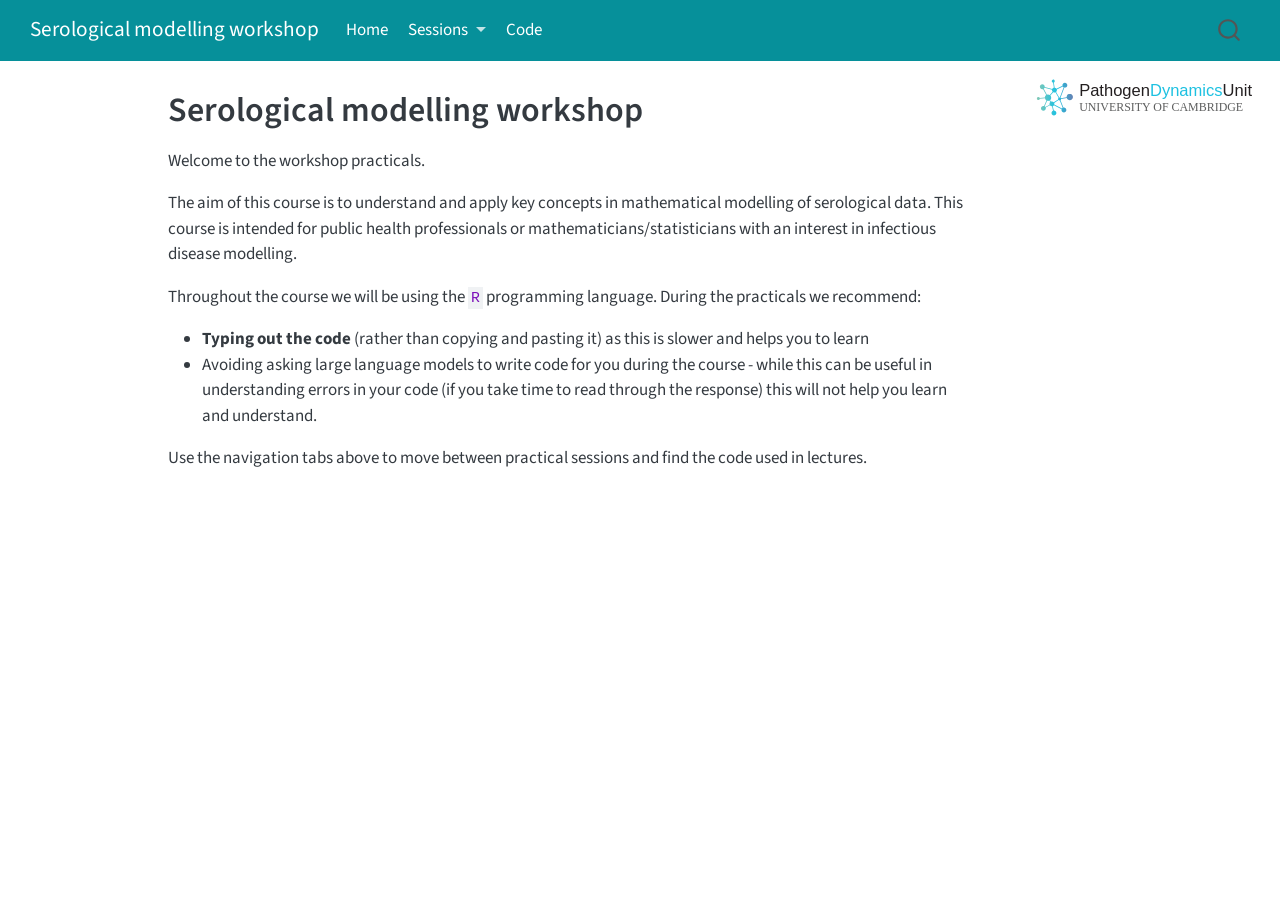
<file: index.html>
<!DOCTYPE html>
<html xmlns="http://www.w3.org/1999/xhtml" lang="en" xml:lang="en"><head>

<meta charset="utf-8">
<meta name="generator" content="quarto-1.10.19">

<meta name="viewport" content="width=device-width, initial-scale=1.0, user-scalable=yes">


<title>Serological modelling workshop</title>
<style>
/* Default styles provided by pandoc.
** See https://pandoc.org/MANUAL.html#variables-for-html for config info.
*/
span.smallcaps{font-variant: small-caps;}
div.columns{display: flex; gap: 1.5em;}
div.column{flex: auto;}
@media screen {
div.columns{gap: min(4vw, 1.5em);}
div.column{overflow-x: auto;}
}
div.hanging-indent{margin-left: 1.5em; text-indent: -1.5em;}
ul.task-list{list-style: none;}
ul.task-list li input[type="checkbox"] {
  width: 0.8em;
  margin: 0 0.8em 0.2em -1em; /* quarto-specific, see https://github.com/quarto-dev/quarto-cli/issues/4556 */ 
  vertical-align: middle;
}
</style>


<script src="site_libs/quarto-nav/quarto-nav.js"></script>
<script src="site_libs/quarto-nav/headroom.min.js"></script>
<script src="site_libs/clipboard/clipboard.min.js"></script>
<script src="site_libs/quarto-search/autocomplete.umd.js"></script>
<script src="site_libs/quarto-search/fuse.min.js"></script>
<script src="site_libs/quarto-search/quarto-search.js"></script>
<meta name="quarto:offset" content="./">
<script src="site_libs/quarto-html/quarto.js" type="module"></script>
<script src="site_libs/quarto-html/tabsets/tabsets.js" type="module"></script>
<script src="site_libs/quarto-html/popper.min.js"></script>
<script src="site_libs/quarto-html/tippy.umd.min.js"></script>
<script src="site_libs/quarto-html/anchor.min.js"></script>
<link href="site_libs/quarto-html/tippy.css" rel="stylesheet">
<link href="site_libs/quarto-html/quarto-syntax-highlighting-bf27225e3a48a9273f3daa8f8e829971.css" rel="stylesheet" id="quarto-text-highlighting-styles">
<script src="site_libs/bootstrap/bootstrap.min.js"></script>
<link href="site_libs/bootstrap/bootstrap-icons.css" rel="stylesheet">
<link href="site_libs/bootstrap/bootstrap-55617497126496852ff9f5a59253c640.min.css" rel="stylesheet" append-hash="true" id="quarto-bootstrap" data-mode="light">
<script id="quarto-search-options" type="application/json">{
  "location": "navbar",
  "copy-button": false,
  "collapse-after": 3,
  "panel-placement": "end",
  "type": "overlay",
  "limit": 50,
  "keyboard-shortcut": [
    "f",
    "/",
    "s"
  ],
  "show-item-context": false,
  "language": {
    "search-no-results-text": "No results",
    "search-matching-documents-text": "matching documents",
    "search-copy-link-title": "Copy link to search",
    "search-hide-matches-text": "Hide additional matches",
    "search-more-match-text": "more match in this document",
    "search-more-matches-text": "more matches in this document",
    "search-clear-button-title": "Clear",
    "search-text-placeholder": "",
    "search-detached-cancel-button-title": "Cancel",
    "search-submit-button-title": "Submit",
    "search-label": "Search"
  }
}</script>


<link rel="stylesheet" href="styles.css">
</head>

<body class="nav-fixed quarto-light">

<div id="quarto-search-results"></div>
  <header id="quarto-header" class="headroom fixed-top">
    <nav class="navbar navbar-expand-lg " data-bs-theme="dark">
      <div class="navbar-container container-fluid">
      <div class="navbar-brand-container mx-auto">
    <a class="navbar-brand" href="./index.html">
    <span class="navbar-title">Serological modelling workshop</span>
    </a>
  </div>
            <div id="quarto-search" class="" title="Search"></div>
          <button class="navbar-toggler" type="button" data-bs-toggle="collapse" data-bs-target="#navbarCollapse" aria-controls="navbarCollapse" role="menu" aria-expanded="false" aria-label="Toggle navigation" onclick="if (window.quartoToggleHeadroom) { window.quartoToggleHeadroom(); }">
  <span class="navbar-toggler-icon"></span>
</button>
          <div class="collapse navbar-collapse" id="navbarCollapse">
            <ul class="navbar-nav navbar-nav-scroll me-auto">
  <li class="nav-item">
    <a class="nav-link active" href="./index.html" aria-current="page"> 
<span class="menu-text">Home</span></a>
  </li>  
  <li class="nav-item dropdown ">
    <a class="nav-link dropdown-toggle" href="#" id="nav-menu-sessions" role="link" data-bs-toggle="dropdown" aria-expanded="false">
 <span class="menu-text">Sessions</span>
    </a>
    <ul class="dropdown-menu" aria-labelledby="nav-menu-sessions">    
        <li>
    <a class="dropdown-item" href="./sessions/serology-introduction.html">
 <span class="dropdown-text">Introduction to serology</span></a>
  </li>  
        <li>
    <a class="dropdown-item" href="./sessions/serocatalytic-models-practical.html">
 <span class="dropdown-text">Serocatalytic models</span></a>
  </li>  
    </ul>
  </li>
  <li class="nav-item">
    <a class="nav-link" href="./code/Simulation_and_Inference.html"> 
<span class="menu-text">Code</span></a>
  </li>  
</ul>
          </div> <!-- /navcollapse -->
            <div class="quarto-navbar-tools">
</div>
      </div> <!-- /container-fluid -->
    </nav>
</header>
<!-- content -->
<div id="quarto-content" class="quarto-container page-columns page-rows-contents page-layout-article page-navbar">
<!-- sidebar -->
<!-- margin-sidebar -->
    <div id="quarto-margin-sidebar" class="sidebar margin-sidebar zindex-bottom">
        
    </div>
<!-- main -->
<main class="content" id="quarto-document-content">

<header id="title-block-header" class="quarto-title-block default">
<div class="quarto-title">
<h1 class="title">Serological modelling workshop</h1>
</div>



<div class="quarto-title-meta">

    
  
    
  </div>
  


</header>


<p>Welcome to the workshop practicals.</p>
<p>The aim of this course is to understand and apply key concepts in mathematical modelling of serological data. This course is intended for public health professionals or mathematicians/statisticians with an interest in infectious disease modelling.</p>
<p>Throughout the course we will be using the <code>R</code> programming language. During the practicals we recommend:</p>
<ul>
<li><strong>Typing out the code</strong> (rather than copying and pasting it) as this is slower and helps you to learn</li>
<li>Avoiding asking large language models to write code for you during the course - while this can be useful in understanding errors in your code (if you take time to read through the response) this will not help you learn and understand.</li>
</ul>
<div class="workshop-logos">
<div class="quarto-figure quarto-figure-center">
<figure class="figure">
<p><img src="assets/pdu_logo.svg" class="workshop-logo img-fluid figure-img"></p>
<figcaption>PDU logo</figcaption>
</figure>
</div>
</div>
<p>Use the navigation tabs above to move between practical sessions and find the code used in lectures.</p>



</main> <!-- /main -->
<script id="quarto-html-after-body" type="application/javascript">
  window.document.addEventListener("DOMContentLoaded", function (event) {
    const icon = "";
    const anchorJS = new window.AnchorJS();
    anchorJS.options = {
      placement: 'right',
      icon: icon
    };
    anchorJS.add('.anchored');
    const isCodeAnnotation = (el) => {
      for (const clz of el.classList) {
        if (clz.startsWith('code-annotation-')) {                     
          return true;
        }
      }
      return false;
    }
    const onCopySuccess = function(e) {
      // button target
      const button = e.trigger;
      // don't keep focus
      button.blur();
      // flash "checked"
      button.classList.add('code-copy-button-checked');
      var currentTitle = button.getAttribute("title");
      button.setAttribute("title", "Copied!");
      let tooltip;
      if (window.bootstrap) {
        button.setAttribute("data-bs-toggle", "tooltip");
        button.setAttribute("data-bs-placement", "left");
        button.setAttribute("data-bs-title", "Copied!");
        tooltip = new bootstrap.Tooltip(button, 
          { trigger: "manual", 
            customClass: "code-copy-button-tooltip",
            offset: [0, -8]});
        tooltip.show();    
      }
      setTimeout(function() {
        if (tooltip) {
          tooltip.hide();
          button.removeAttribute("data-bs-title");
          button.removeAttribute("data-bs-toggle");
          button.removeAttribute("data-bs-placement");
        }
        button.setAttribute("title", currentTitle);
        button.classList.remove('code-copy-button-checked');
      }, 1000);
      // clear code selection
      e.clearSelection();
    }
    const getTextToCopy = function(trigger) {
      const outerScaffold = trigger.parentElement.cloneNode(true);
      const codeEl = outerScaffold.querySelector('code');
      for (const childEl of codeEl.children) {
        if (isCodeAnnotation(childEl)) {
          childEl.remove();
        }
      }
      return codeEl.innerText;
    }
    const clipboard = new window.ClipboardJS('.code-copy-button:not([data-in-quarto-modal])', {
      text: getTextToCopy
    });
    clipboard.on('success', onCopySuccess);
    if (window.document.getElementById('quarto-embedded-source-code-modal')) {
      const clipboardModal = new window.ClipboardJS('.code-copy-button[data-in-quarto-modal]', {
        text: getTextToCopy,
        container: window.document.getElementById('quarto-embedded-source-code-modal')
      });
      clipboardModal.on('success', onCopySuccess);
    }
      var localhostRegex = new RegExp(/^(?:http|https):\/\/localhost\:?[0-9]*\//);
      var mailtoRegex = new RegExp(/^mailto:/);
        var filterRegex = new RegExp("https:\/\/EmilieFinch\.github\.io\/serology-workshop\/");
      var isInternal = (href) => {
          return filterRegex.test(href) || localhostRegex.test(href) || mailtoRegex.test(href);
      }
      // Inspect non-navigation links and adorn them if external
     var links = window.document.querySelectorAll('a[href]:not(.nav-link):not(.navbar-brand):not(.toc-action):not(.sidebar-link):not(.sidebar-item-toggle):not(.pagination-link):not(.no-external):not([aria-hidden]):not(.dropdown-item):not(.quarto-navigation-tool):not(.about-link)');
      for (var i=0; i<links.length; i++) {
        const link = links[i];
        if (!isInternal(link.href)) {
          // undo the damage that might have been done by quarto-nav.js in the case of
          // links that we want to consider external
          if (link.dataset.originalHref !== undefined) {
            link.href = link.dataset.originalHref;
          }
        }
      }
    function tippyHover(el, contentFn, onTriggerFn, onUntriggerFn) {
      const config = {
        allowHTML: true,
        maxWidth: 500,
        delay: 100,
        arrow: false,
        appendTo: function(el) {
            return el.parentElement;
        },
        interactive: true,
        interactiveBorder: 10,
        theme: 'quarto',
        placement: 'bottom-start',
      };
      if (contentFn) {
        config.content = contentFn;
      }
      if (onTriggerFn) {
        config.onTrigger = onTriggerFn;
      }
      if (onUntriggerFn) {
        config.onUntrigger = onUntriggerFn;
      }
      window.tippy(el, config); 
    }
    const noterefs = window.document.querySelectorAll('a[role="doc-noteref"]');
    for (var i=0; i<noterefs.length; i++) {
      const ref = noterefs[i];
      tippyHover(ref, function() {
        // use id or data attribute instead here
        let href = ref.getAttribute('data-footnote-href') || ref.getAttribute('href');
        try { href = new URL(href).hash; } catch {}
        const id = href.replace(/^#\/?/, "");
        const note = window.document.getElementById(id);
        if (note) {
          return note.innerHTML;
        } else {
          return "";
        }
      });
    }
    const xrefs = window.document.querySelectorAll('a.quarto-xref');
    const processXRef = (id, note) => {
      // Strip column container classes
      const stripColumnClz = (el) => {
        el.classList.remove("page-full", "page-columns");
        if (el.children) {
          for (const child of el.children) {
            stripColumnClz(child);
          }
        }
      }
      stripColumnClz(note)
      if (id === null || id.startsWith('sec-')) {
        // Special case sections, only their first couple elements
        const container = document.createElement("div");
        if (note.children && note.children.length > 2) {
          container.appendChild(note.children[0].cloneNode(true));
          for (let i = 1; i < note.children.length; i++) {
            const child = note.children[i];
            if (child.tagName === "P" && child.innerText === "") {
              continue;
            } else {
              container.appendChild(child.cloneNode(true));
              break;
            }
          }
          if (window.Quarto?.typesetMath) {
            window.Quarto.typesetMath(container);
          }
          return container.innerHTML
        } else {
          if (window.Quarto?.typesetMath) {
            window.Quarto.typesetMath(note);
          }
          return note.innerHTML;
        }
      } else {
        // Remove any anchor links if they are present
        const anchorLink = note.querySelector('a.anchorjs-link');
        if (anchorLink) {
          anchorLink.remove();
        }
        if (window.Quarto?.typesetMath) {
          window.Quarto.typesetMath(note);
        }
        if (note.classList.contains("callout")) {
          return note.outerHTML;
        } else {
          return note.innerHTML;
        }
      }
    }
    for (var i=0; i<xrefs.length; i++) {
      const xref = xrefs[i];
      tippyHover(xref, undefined, function(instance) {
        instance.disable();
        let url = xref.getAttribute('href');
        let hash = undefined; 
        if (url.startsWith('#')) {
          hash = url;
        } else {
          try { hash = new URL(url).hash; } catch {}
        }
        if (hash) {
          const id = hash.replace(/^#\/?/, "");
          const note = window.document.getElementById(id);
          if (note !== null) {
            try {
              const html = processXRef(id, note.cloneNode(true));
              instance.setContent(html);
            } finally {
              instance.enable();
              instance.show();
            }
          } else {
            // See if we can fetch this
            fetch(url.split('#')[0])
            .then(res => res.text())
            .then(html => {
              const parser = new DOMParser();
              const htmlDoc = parser.parseFromString(html, "text/html");
              const note = htmlDoc.getElementById(id);
              if (note !== null) {
                const html = processXRef(id, note);
                instance.setContent(html);
              } 
            }).finally(() => {
              instance.enable();
              instance.show();
            });
          }
        } else {
          // See if we can fetch a full url (with no hash to target)
          // This is a special case and we should probably do some content thinning / targeting
          fetch(url)
          .then(res => res.text())
          .then(html => {
            const parser = new DOMParser();
            const htmlDoc = parser.parseFromString(html, "text/html");
            const note = htmlDoc.querySelector('main.content');
            if (note !== null) {
              // This should only happen for chapter cross references
              // (since there is no id in the URL)
              // remove the first header
              if (note.children.length > 0 && note.children[0].tagName === "HEADER") {
                note.children[0].remove();
              }
              const html = processXRef(null, note);
              instance.setContent(html);
            } 
          }).finally(() => {
            instance.enable();
            instance.show();
          });
        }
      }, function(instance) {
      });
    }
        let selectedAnnoteEl;
        const selectorForAnnotation = ( cell, annotation) => {
          let cellAttr = 'data-code-cell="' + cell + '"';
          let lineAttr = 'data-code-annotation="' +  annotation + '"';
          const selector = 'span[' + cellAttr + '][' + lineAttr + ']';
          return selector;
        }
        const selectCodeLines = (annoteEl) => {
          const doc = window.document;
          const targetCell = annoteEl.getAttribute("data-target-cell");
          const targetAnnotation = annoteEl.getAttribute("data-target-annotation");
          const annoteSpan = window.document.querySelector(selectorForAnnotation(targetCell, targetAnnotation));
          const lines = annoteSpan.getAttribute("data-code-lines").split(",");
          const lineIds = lines.map((line) => {
            return targetCell + "-" + line;
          })
          let top = null;
          let height = null;
          let parent = null;
          if (lineIds.length > 0) {
              //compute the position of the single el (top and bottom and make a div)
              const el = window.document.getElementById(lineIds[0]);
              top = el.offsetTop;
              height = el.offsetHeight;
              parent = el.parentElement.parentElement;
            if (lineIds.length > 1) {
              const lastEl = window.document.getElementById(lineIds[lineIds.length - 1]);
              const bottom = lastEl.offsetTop + lastEl.offsetHeight;
              height = bottom - top;
            }
            if (top !== null && height !== null && parent !== null) {
              // cook up a div (if necessary) and position it 
              let div = window.document.getElementById("code-annotation-line-highlight");
              if (div === null) {
                div = window.document.createElement("div");
                div.setAttribute("id", "code-annotation-line-highlight");
                div.style.position = 'absolute';
                parent.appendChild(div);
              }
              div.style.top = top - 2 + "px";
              div.style.height = height + 4 + "px";
              div.style.left = 0;
              let gutterDiv = window.document.getElementById("code-annotation-line-highlight-gutter");
              if (gutterDiv === null) {
                gutterDiv = window.document.createElement("div");
                gutterDiv.setAttribute("id", "code-annotation-line-highlight-gutter");
                gutterDiv.style.position = 'absolute';
                const codeCell = window.document.getElementById(targetCell);
                const gutter = codeCell.querySelector('.code-annotation-gutter');
                gutter.appendChild(gutterDiv);
              }
              gutterDiv.style.top = top - 2 + "px";
              gutterDiv.style.height = height + 4 + "px";
            }
            selectedAnnoteEl = annoteEl;
          }
        };
        const unselectCodeLines = () => {
          const elementsIds = ["code-annotation-line-highlight", "code-annotation-line-highlight-gutter"];
          elementsIds.forEach((elId) => {
            const div = window.document.getElementById(elId);
            if (div) {
              div.remove();
            }
          });
          selectedAnnoteEl = undefined;
        };
          // Handle positioning of the toggle
      window.addEventListener(
        "resize",
        throttle(() => {
          elRect = undefined;
          if (selectedAnnoteEl) {
            selectCodeLines(selectedAnnoteEl);
          }
        }, 10)
      );
      function throttle(fn, ms) {
      let throttle = false;
      let timer;
        return (...args) => {
          if(!throttle) { // first call gets through
              fn.apply(this, args);
              throttle = true;
          } else { // all the others get throttled
              if(timer) clearTimeout(timer); // cancel #2
              timer = setTimeout(() => {
                fn.apply(this, args);
                timer = throttle = false;
              }, ms);
          }
        };
      }
        // Attach click handler to the DT
        const annoteDls = window.document.querySelectorAll('dt[data-target-cell]');
        for (const annoteDlNode of annoteDls) {
          annoteDlNode.addEventListener('click', (event) => {
            const clickedEl = event.target;
            if (clickedEl !== selectedAnnoteEl) {
              unselectCodeLines();
              const activeEl = window.document.querySelector('dt[data-target-cell].code-annotation-active');
              if (activeEl) {
                activeEl.classList.remove('code-annotation-active');
              }
              selectCodeLines(clickedEl);
              clickedEl.classList.add('code-annotation-active');
            } else {
              // Unselect the line
              unselectCodeLines();
              clickedEl.classList.remove('code-annotation-active');
            }
          });
        }
    const findCites = (el) => {
      const parentEl = el.parentElement;
      if (parentEl) {
        const cites = parentEl.dataset.cites;
        if (cites) {
          return {
            el,
            cites: cites.split(' ')
          };
        } else {
          return findCites(el.parentElement)
        }
      } else {
        return undefined;
      }
    };
    var bibliorefs = window.document.querySelectorAll('a[role="doc-biblioref"]');
    for (var i=0; i<bibliorefs.length; i++) {
      const ref = bibliorefs[i];
      const citeInfo = findCites(ref);
      if (citeInfo) {
        tippyHover(citeInfo.el, function() {
          var popup = window.document.createElement('div');
          citeInfo.cites.forEach(function(cite) {
            var citeDiv = window.document.createElement('div');
            citeDiv.classList.add('hanging-indent');
            citeDiv.classList.add('csl-entry');
            var biblioDiv = window.document.getElementById('ref-' + cite);
            if (biblioDiv) {
              citeDiv.innerHTML = biblioDiv.innerHTML;
            }
            popup.appendChild(citeDiv);
          });
          return popup.innerHTML;
        });
      }
    }
  });
  </script>
</div> <!-- /content -->




</body></html>
</file>
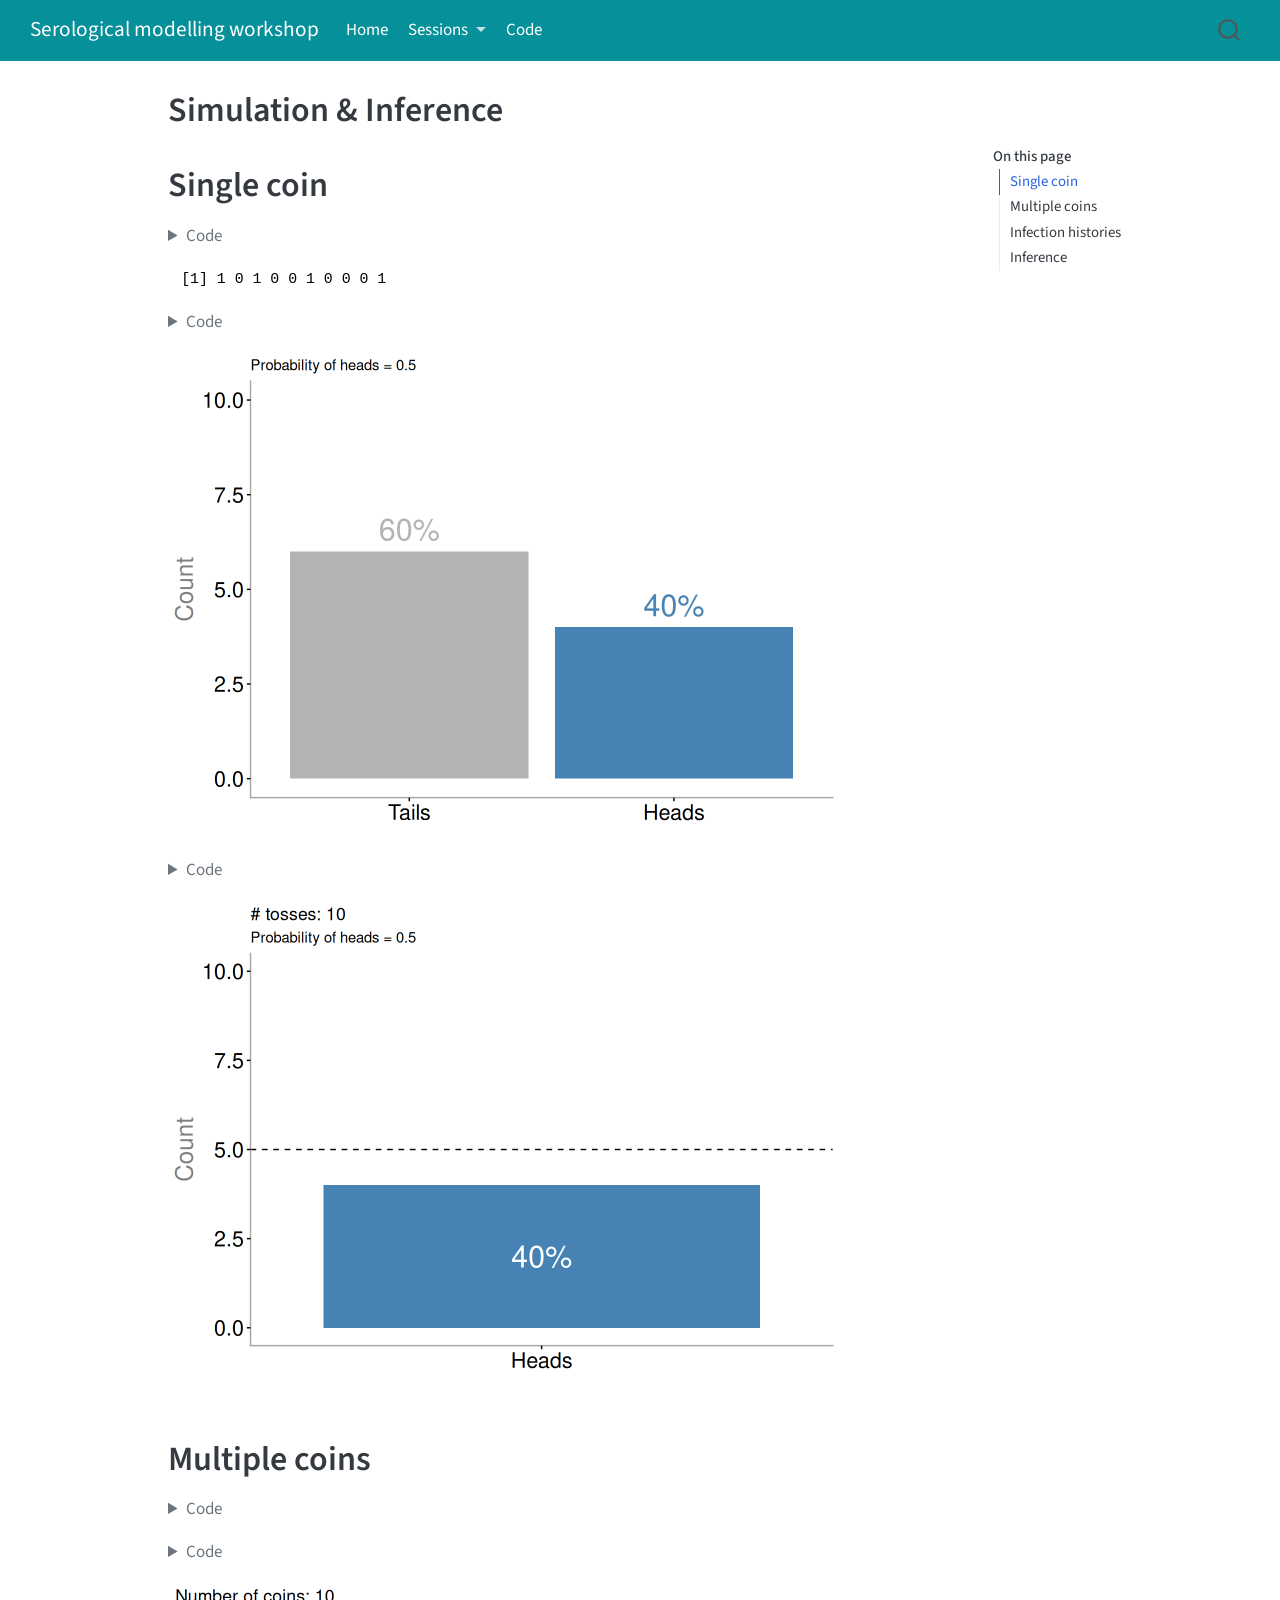
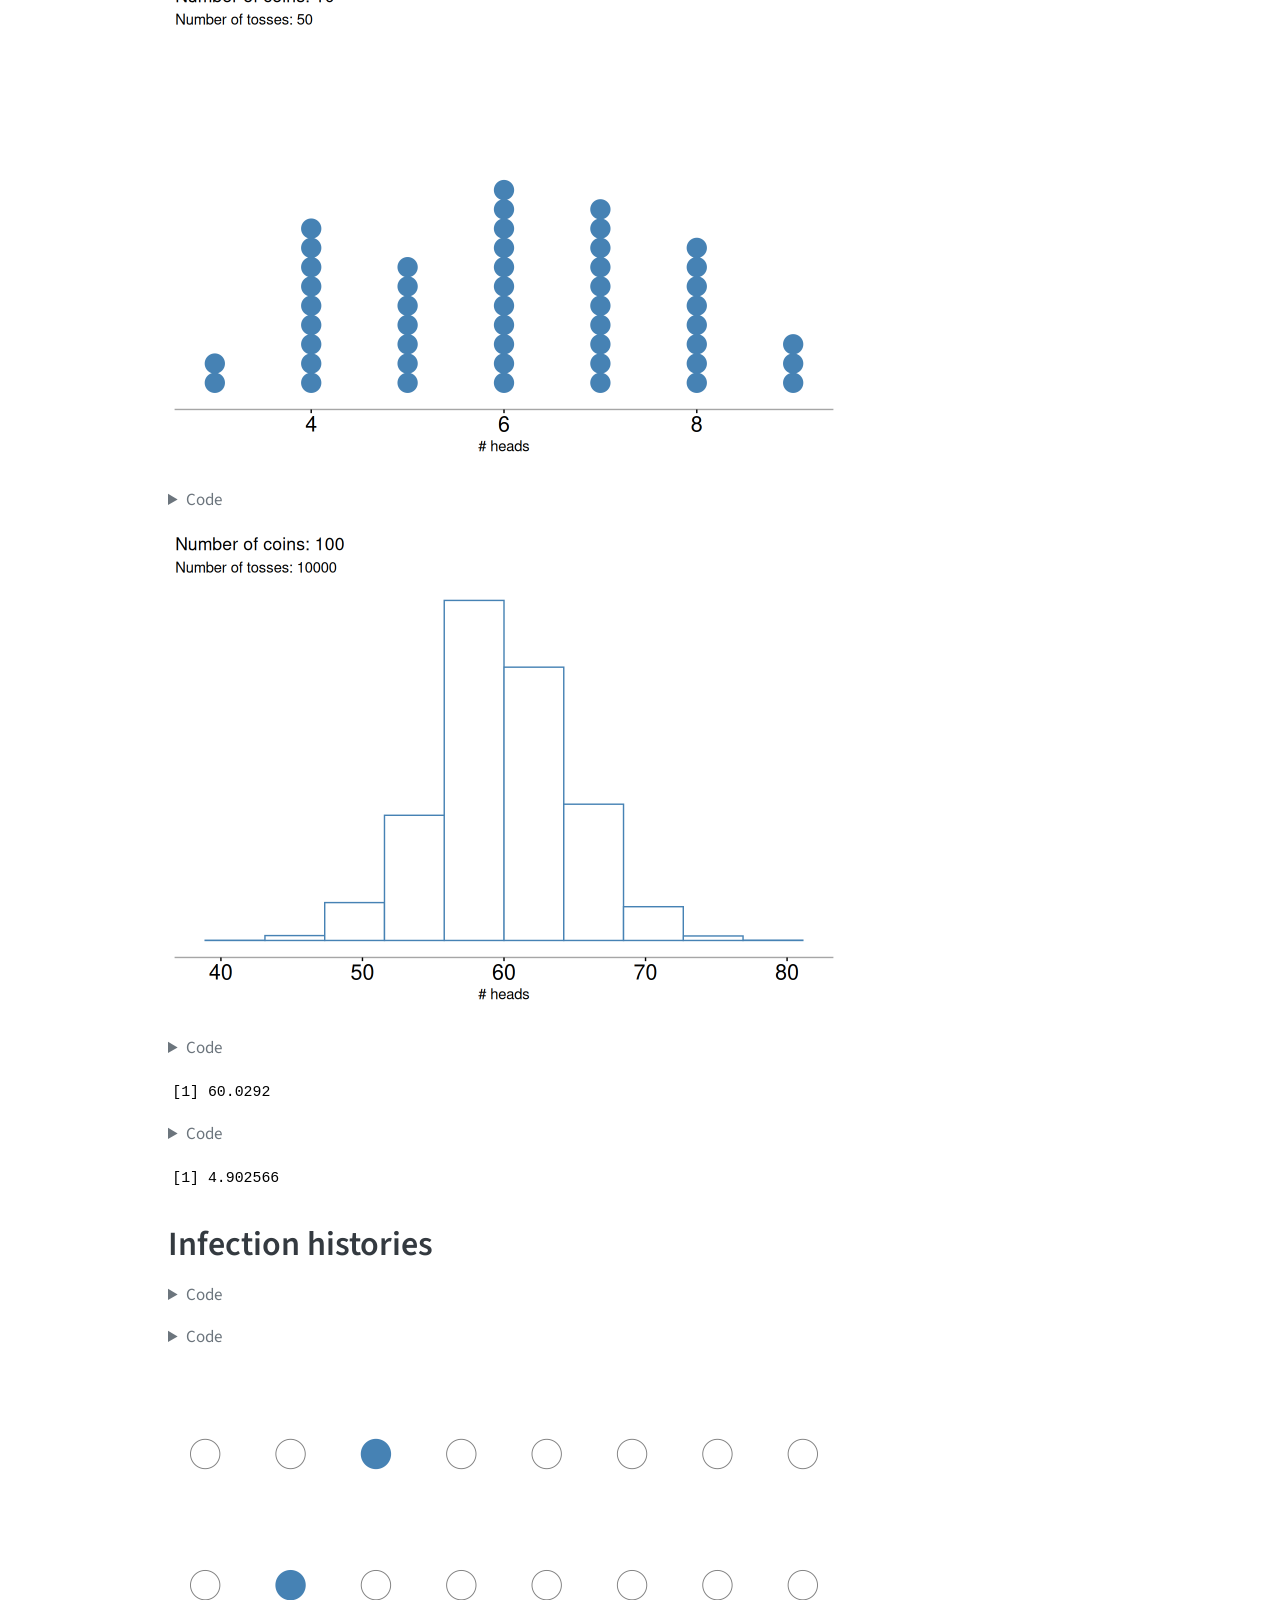
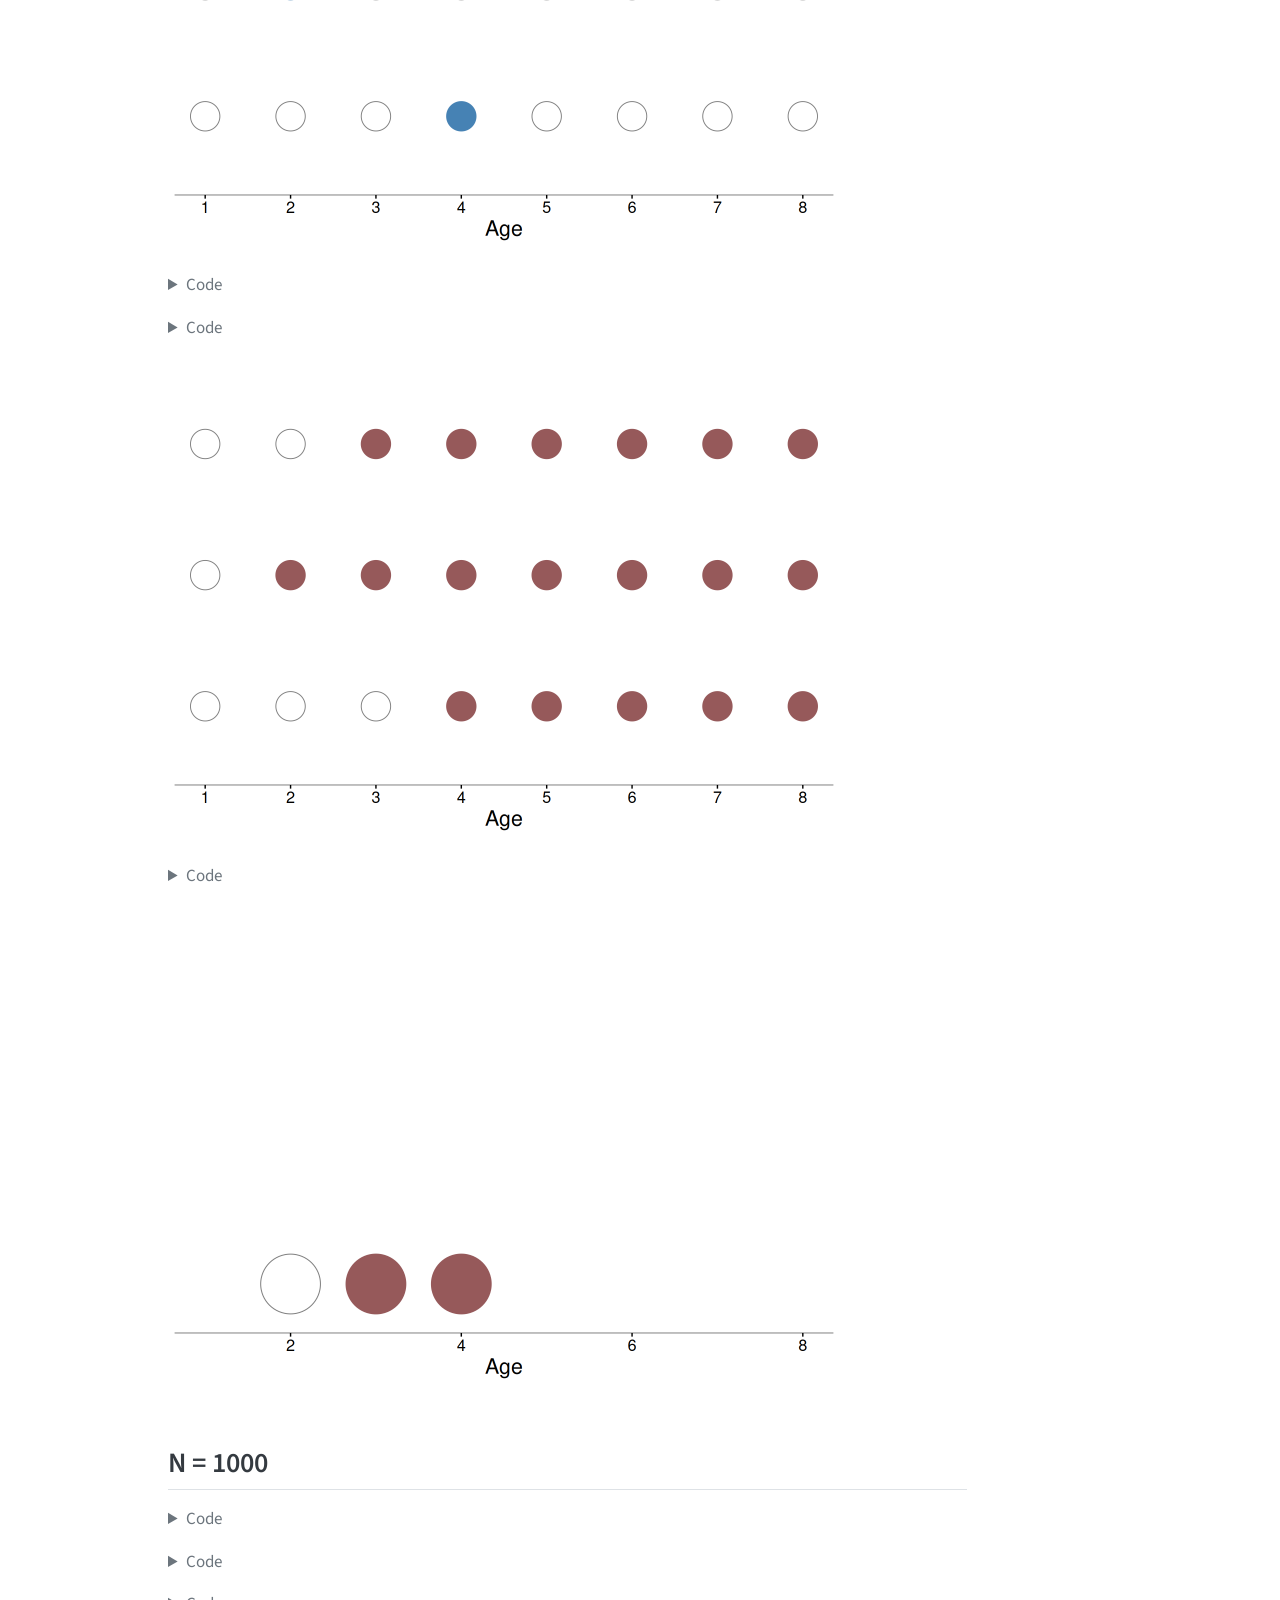
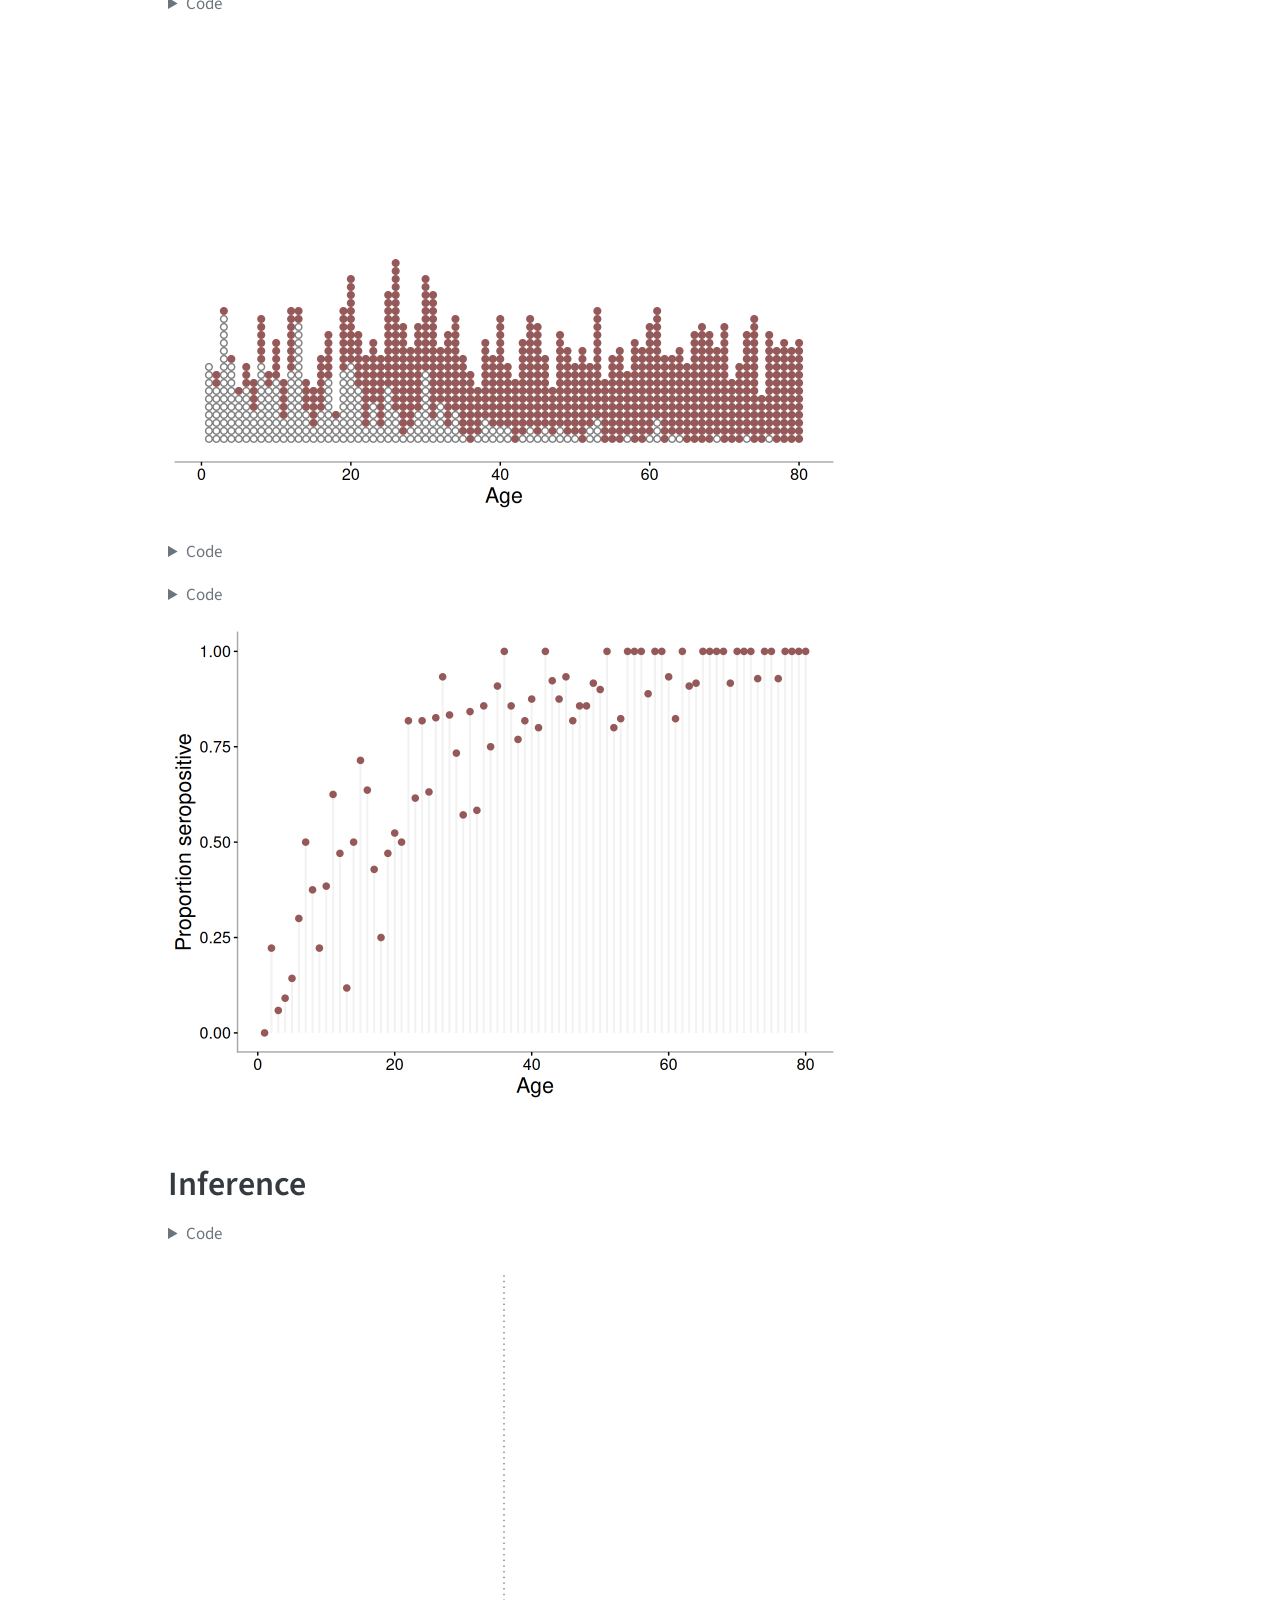
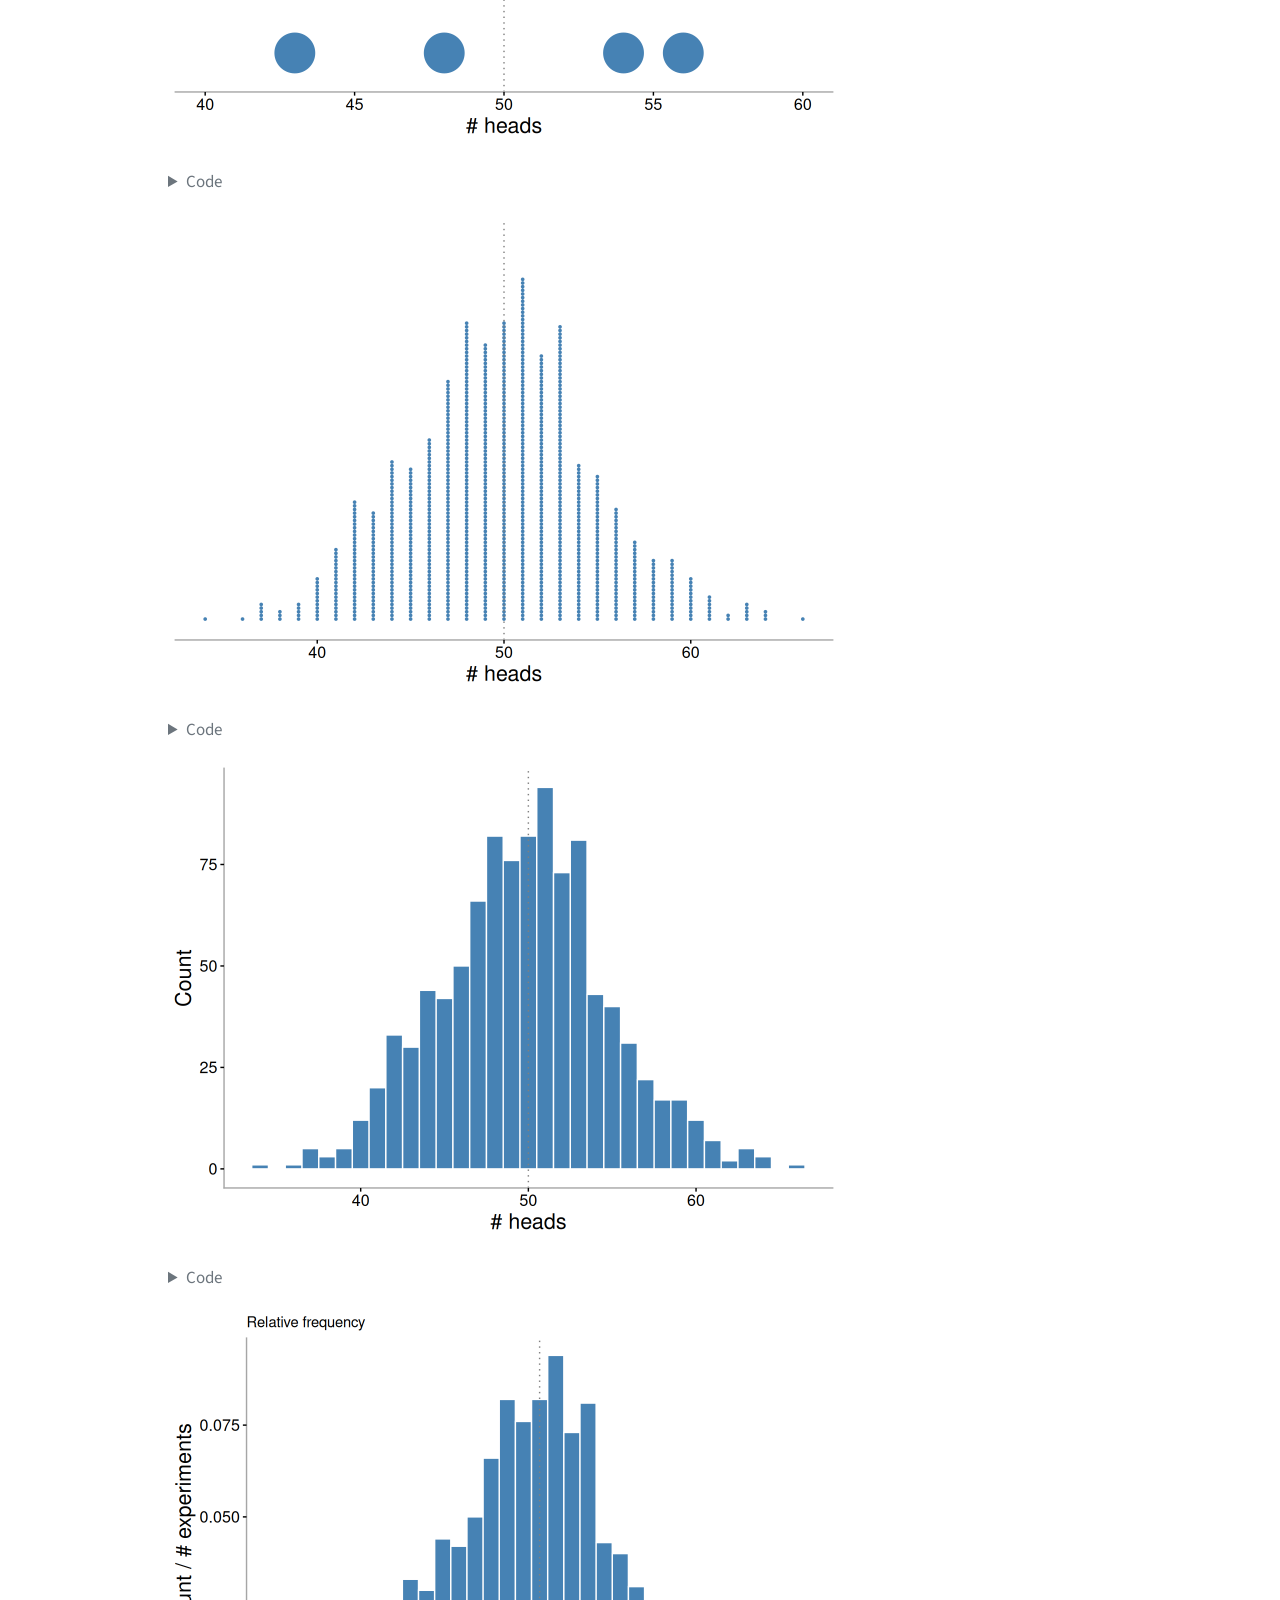
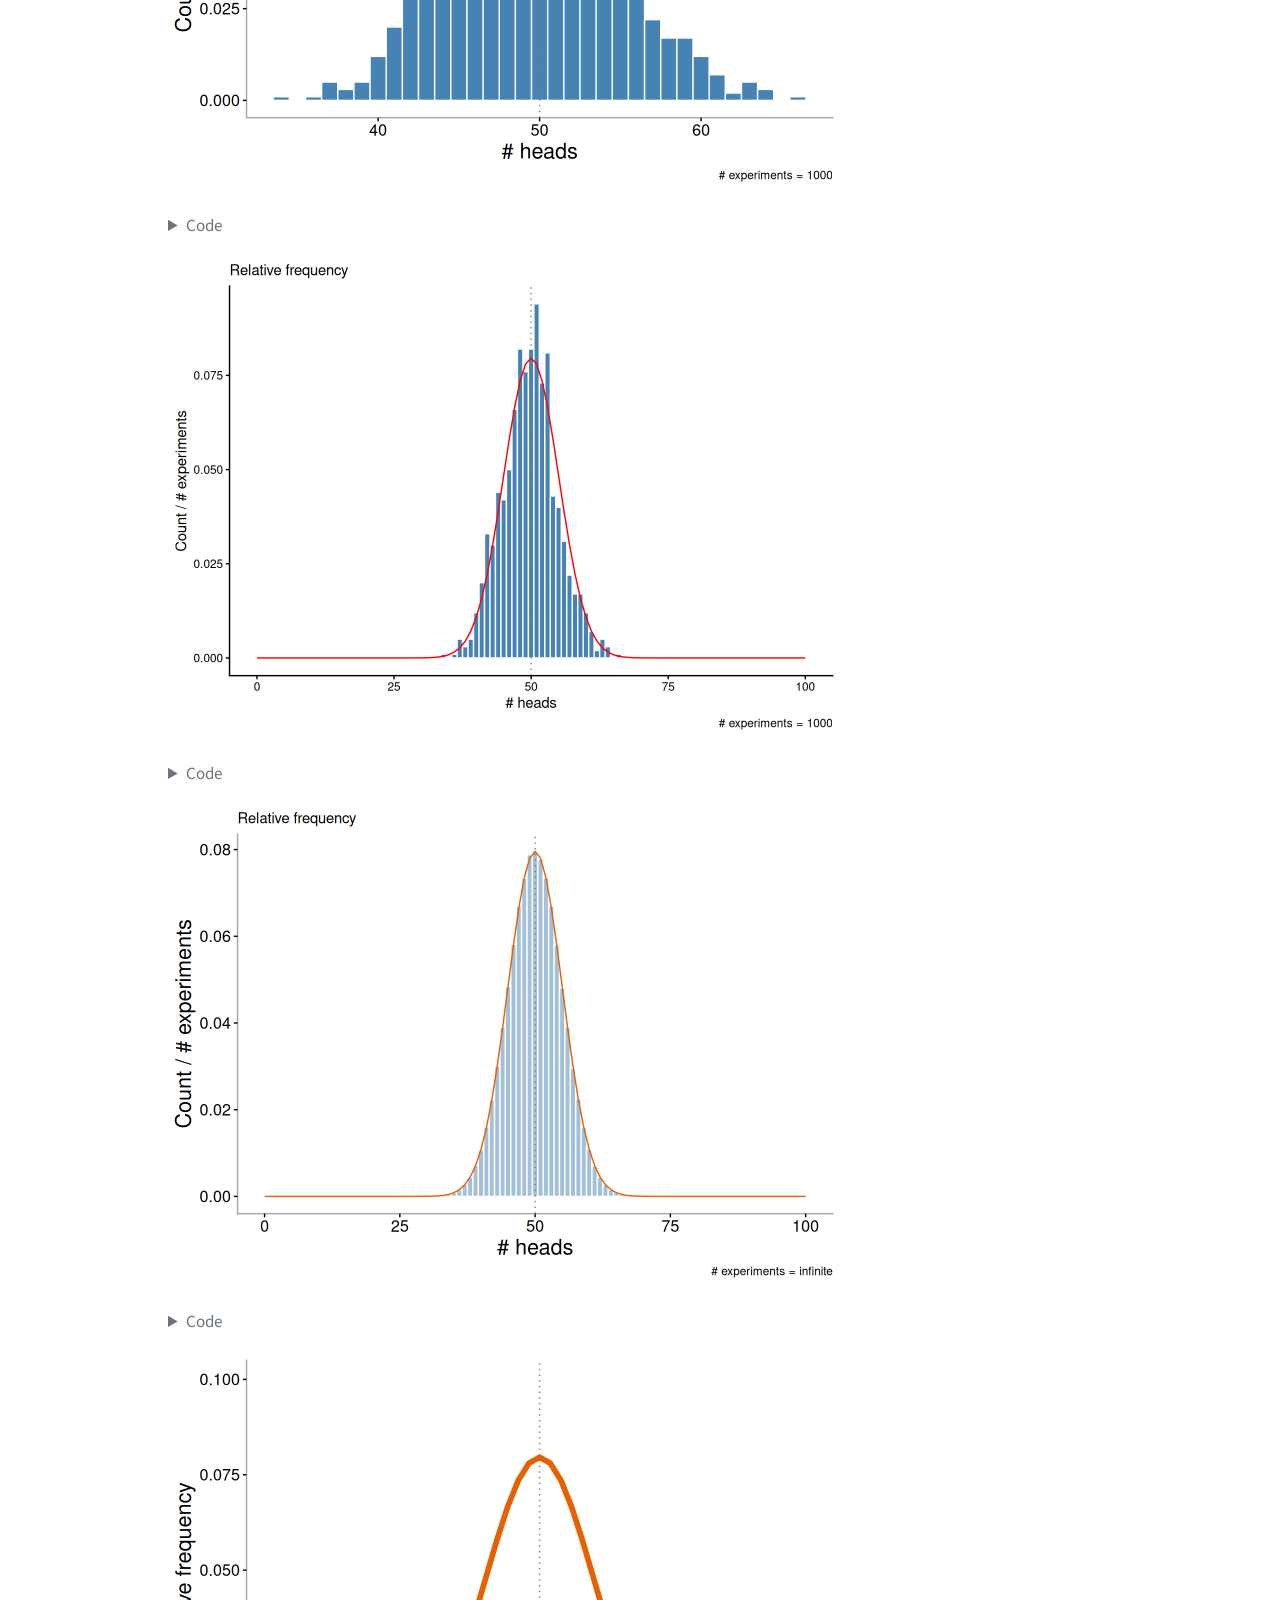
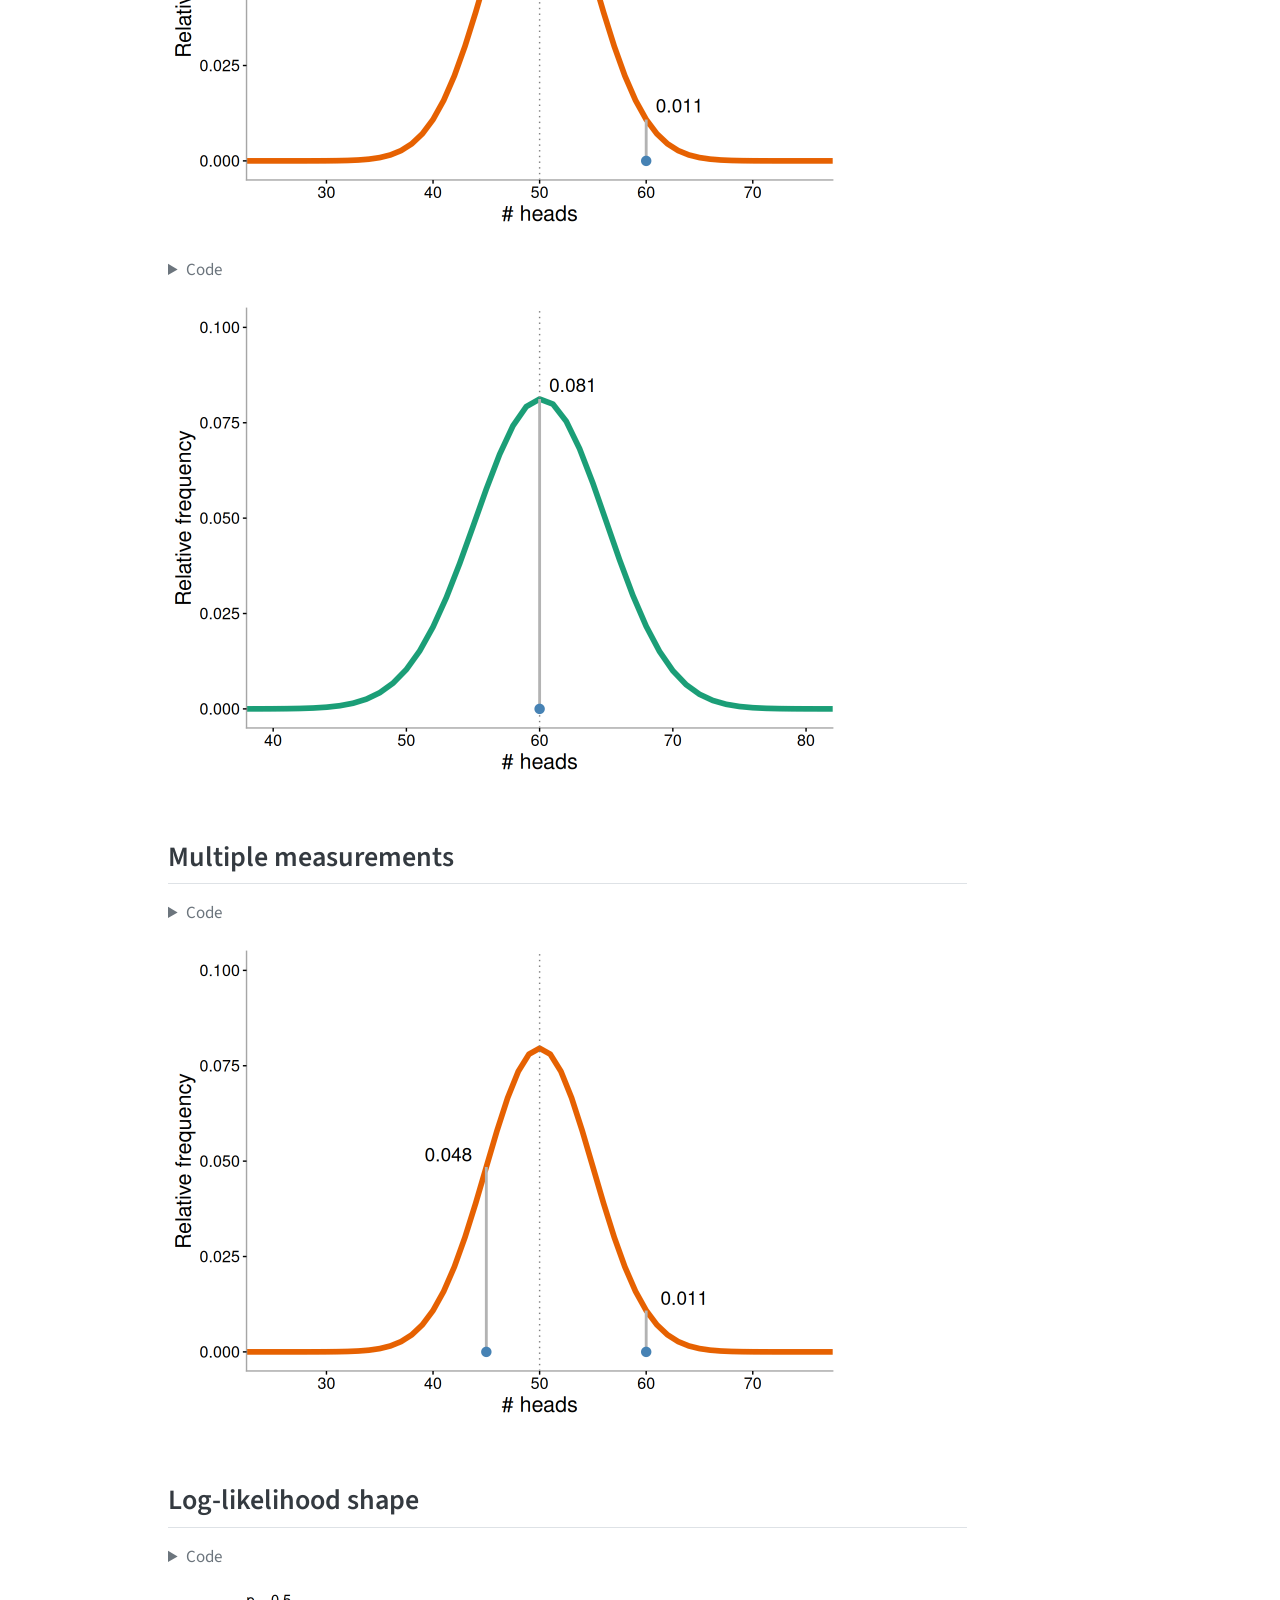
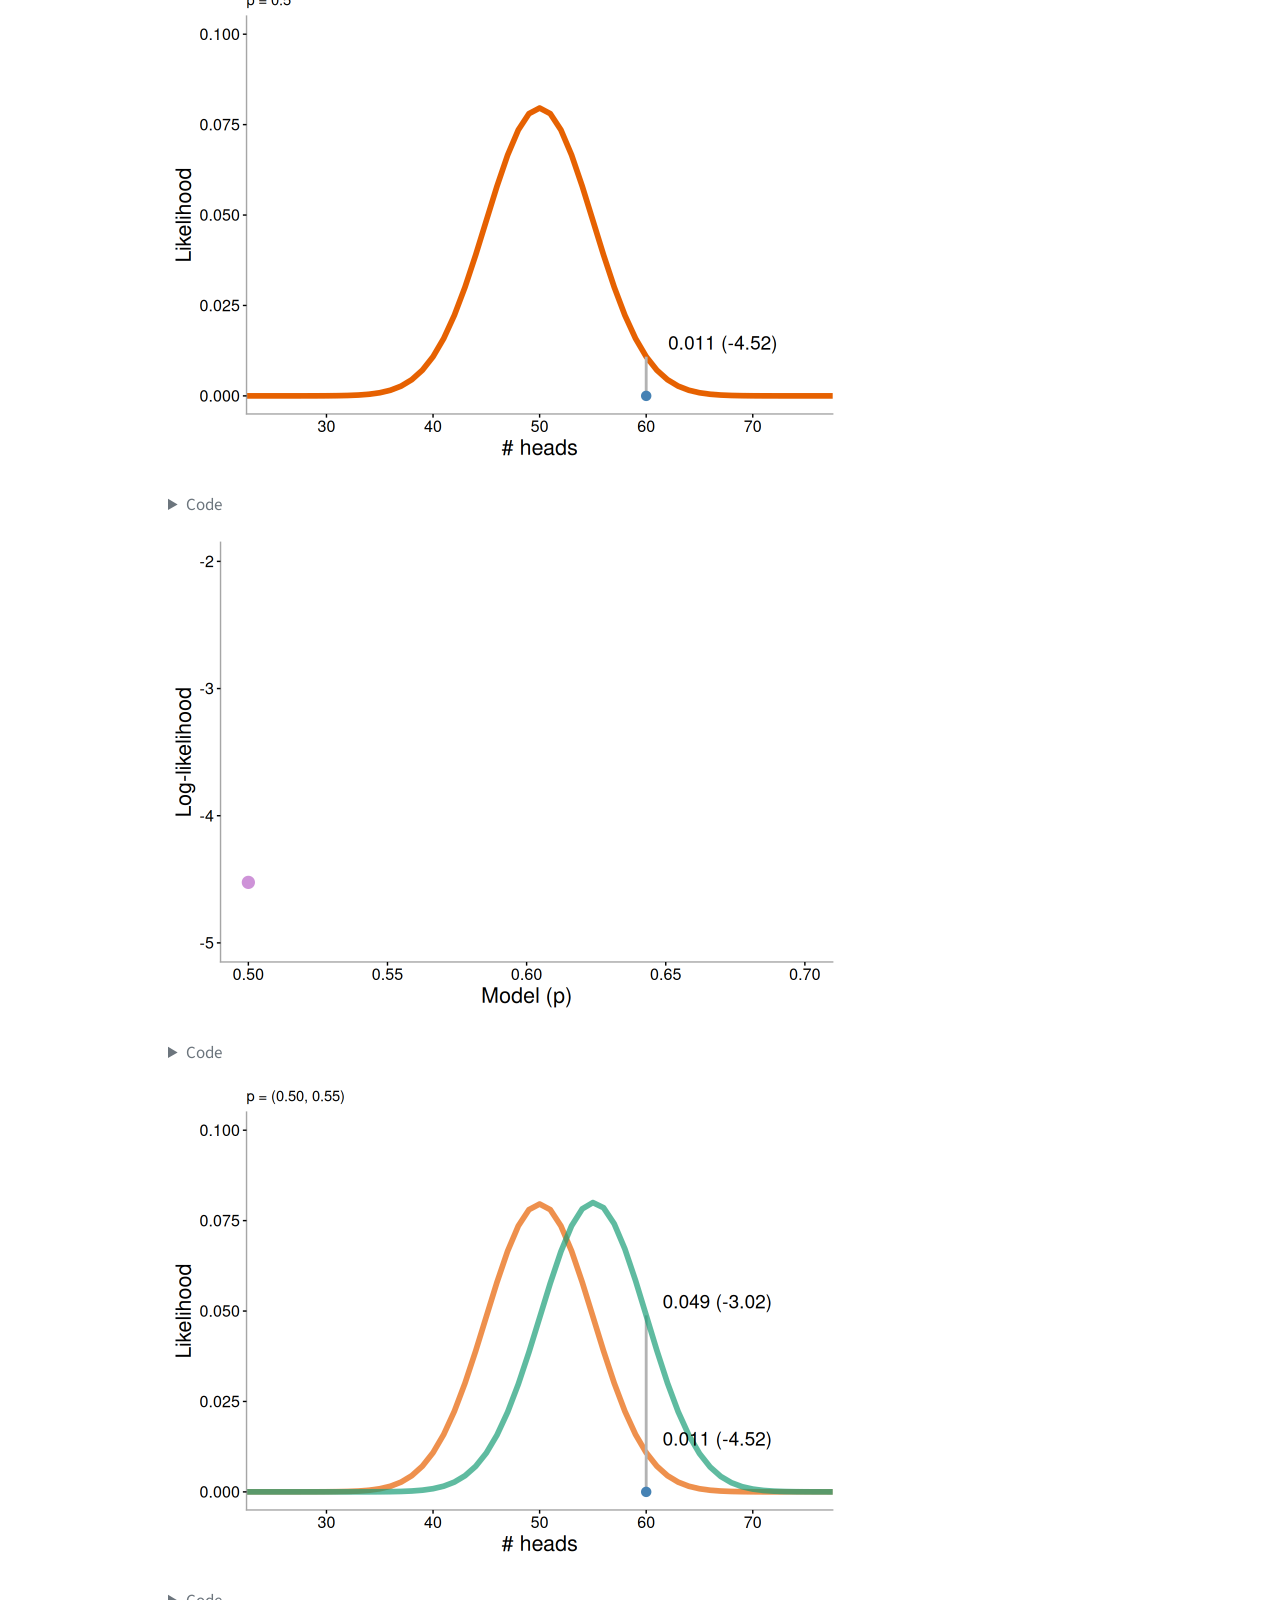
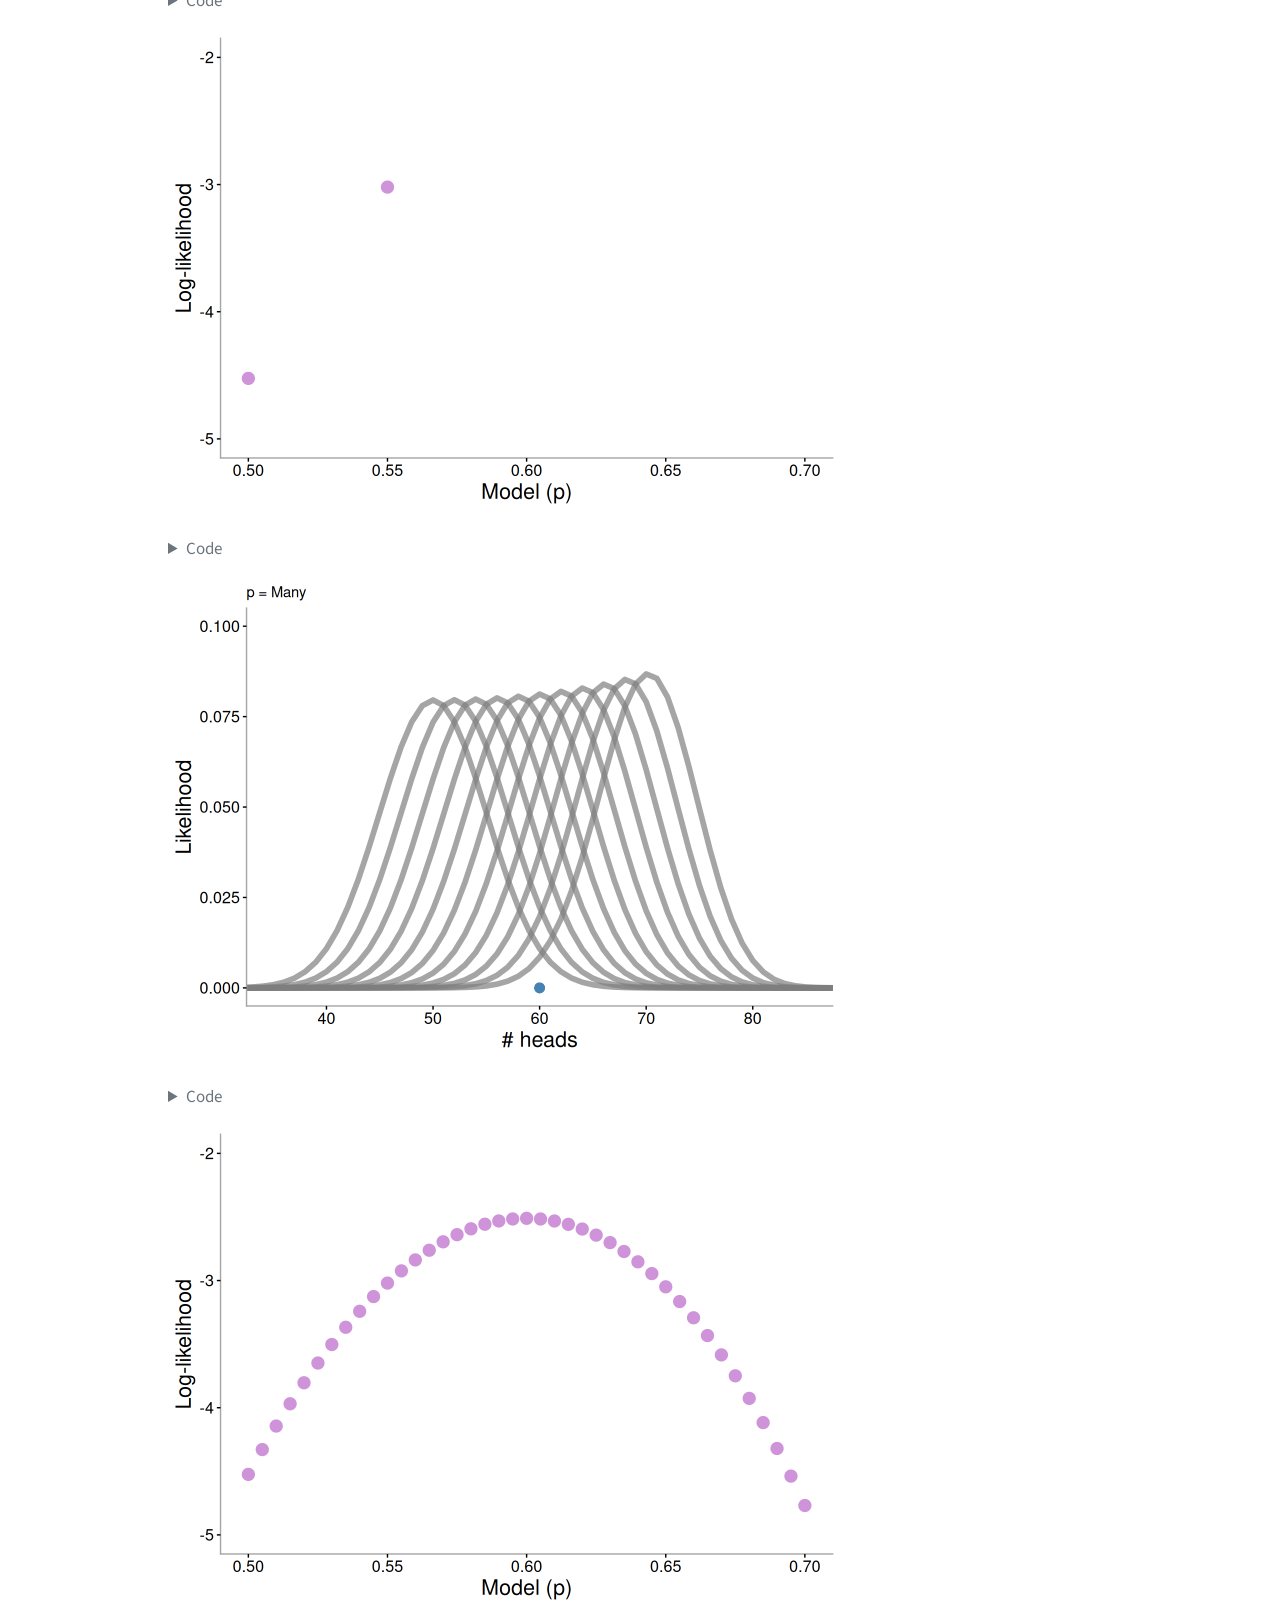
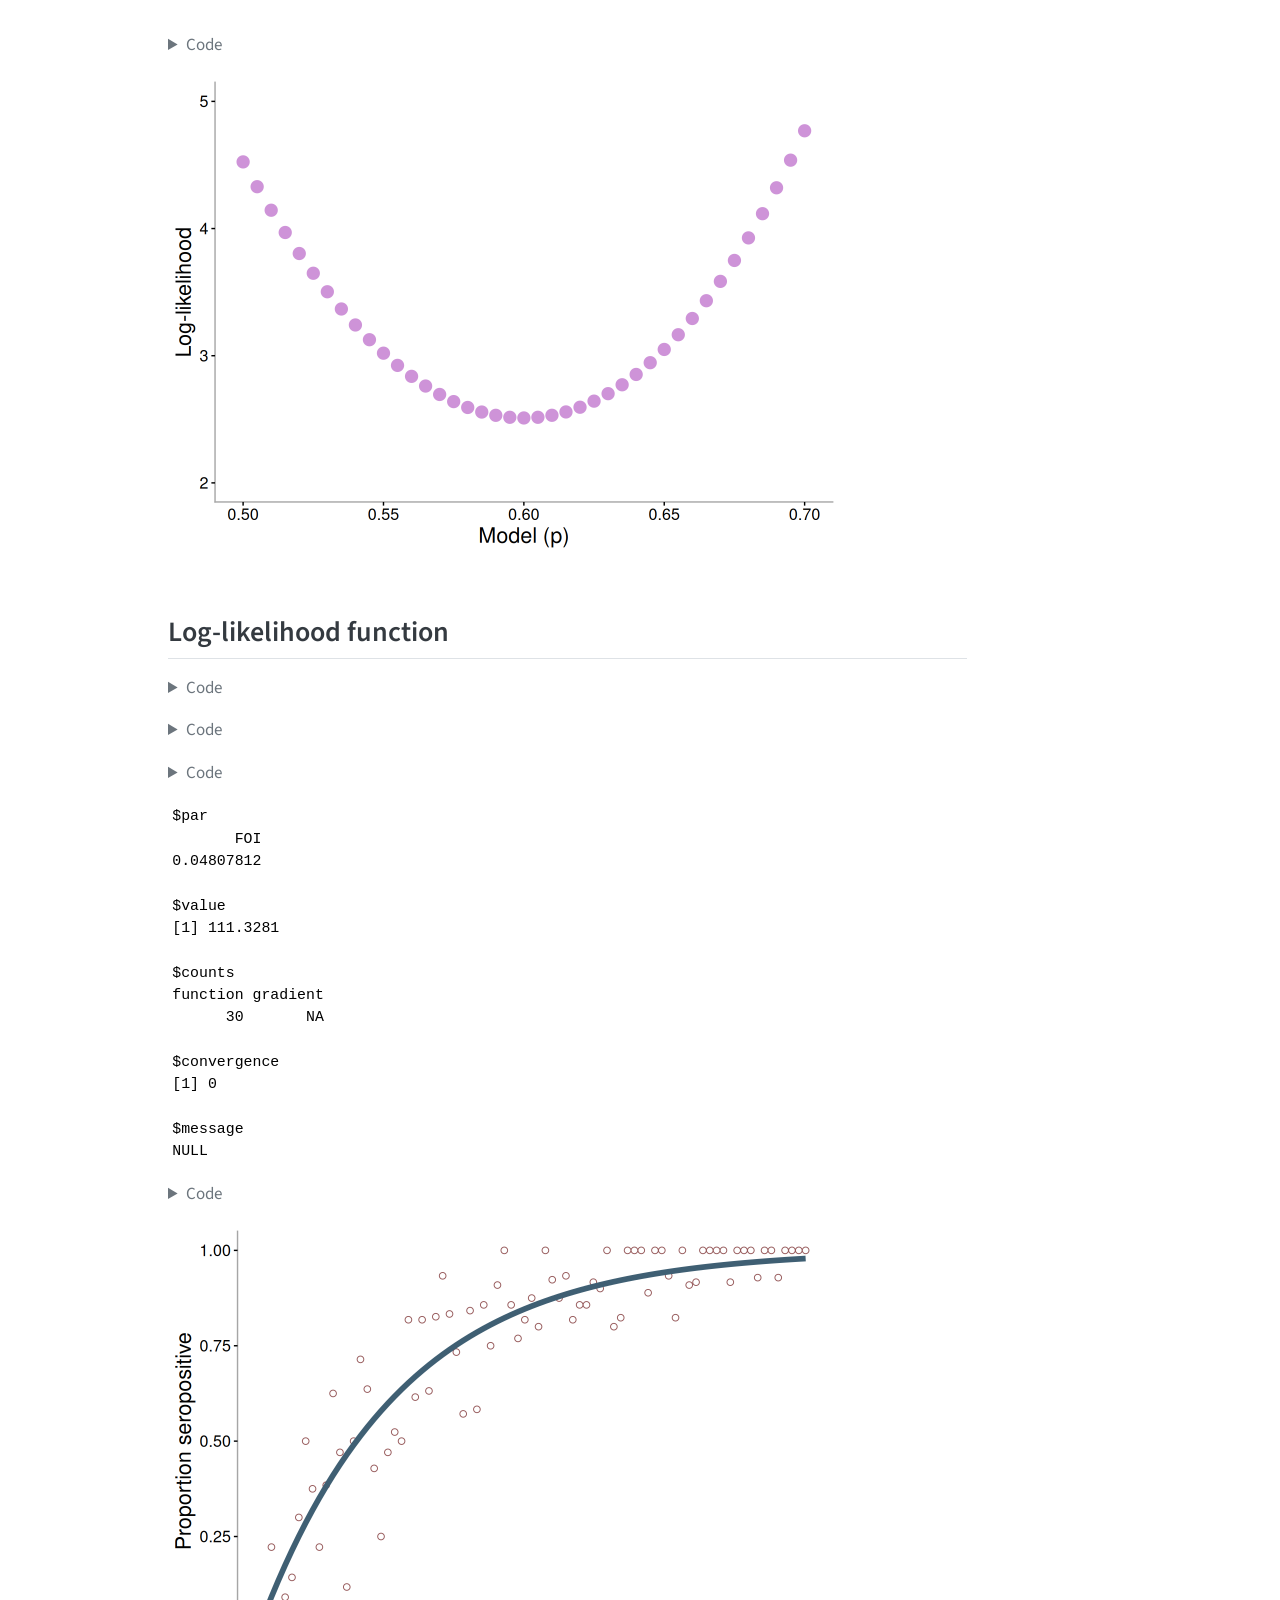
<file: code/Simulation_and_Inference.html>
<!DOCTYPE html>
<html xmlns="http://www.w3.org/1999/xhtml" lang="en" xml:lang="en"><head>

<meta charset="utf-8">
<meta name="generator" content="quarto-1.10.19">

<meta name="viewport" content="width=device-width, initial-scale=1.0, user-scalable=yes">


<title>Simulation &amp; Inference – Serological modelling workshop</title>
<style>
/* Default styles provided by pandoc.
** See https://pandoc.org/MANUAL.html#variables-for-html for config info.
*/
span.smallcaps{font-variant: small-caps;}
div.columns{display: flex; gap: 1.5em;}
div.column{flex: auto;}
@media screen {
div.columns{gap: min(4vw, 1.5em);}
div.column{overflow-x: auto;}
}
div.hanging-indent{margin-left: 1.5em; text-indent: -1.5em;}
ul.task-list{list-style: none;}
ul.task-list li input[type="checkbox"] {
  width: 0.8em;
  margin: 0 0.8em 0.2em -1em; /* quarto-specific, see https://github.com/quarto-dev/quarto-cli/issues/4556 */ 
  vertical-align: middle;
}
/* CSS for syntax highlighting */
html { -webkit-text-size-adjust: 100%; }
pre > code.sourceCode { white-space: pre; position: relative; }
pre > code.sourceCode > span { display: inline-block; line-height: 1.25; }
pre > code.sourceCode > span:empty { height: 1.2em; }
.sourceCode { overflow: visible; }
code.sourceCode > span { color: inherit; text-decoration: inherit; }
div.sourceCode { margin: 1em 0; }
pre.sourceCode { margin: 0; }
@media screen {
div.sourceCode { overflow: auto; }
}
@media print {
pre > code.sourceCode { white-space: pre-wrap; }
pre > code.sourceCode > span { text-indent: -5em; padding-left: 5em; }
}
pre.numberSource code
  { counter-reset: source-line 0; }
pre.numberSource code > span
  { position: relative; left: -4em; counter-increment: source-line; }
pre.numberSource code > span > a:first-child::before
  { content: counter(source-line);
    position: relative; left: -1em; text-align: right; vertical-align: baseline;
    border: none; display: inline-block;
    -webkit-touch-callout: none; -webkit-user-select: none;
    -khtml-user-select: none; -moz-user-select: none;
    -ms-user-select: none; user-select: none;
    padding: 0 4px; width: 4em;
  }
pre.numberSource { margin-left: 3em;  padding-left: 4px; }
div.sourceCode
  {   }
@media screen {
pre > code.sourceCode > span > a:first-child::before { text-decoration: underline; }
}
</style>


<script src="../site_libs/quarto-nav/quarto-nav.js"></script>
<script src="../site_libs/quarto-nav/headroom.min.js"></script>
<script src="../site_libs/clipboard/clipboard.min.js"></script>
<script src="../site_libs/quarto-search/autocomplete.umd.js"></script>
<script src="../site_libs/quarto-search/fuse.min.js"></script>
<script src="../site_libs/quarto-search/quarto-search.js"></script>
<meta name="quarto:offset" content="../">
<script src="../site_libs/quarto-html/quarto.js" type="module"></script>
<script src="../site_libs/quarto-html/tabsets/tabsets.js" type="module"></script>
<script src="../site_libs/quarto-html/popper.min.js"></script>
<script src="../site_libs/quarto-html/tippy.umd.min.js"></script>
<script src="../site_libs/quarto-html/anchor.min.js"></script>
<link href="../site_libs/quarto-html/tippy.css" rel="stylesheet">
<link href="../site_libs/quarto-html/quarto-syntax-highlighting-bf27225e3a48a9273f3daa8f8e829971.css" rel="stylesheet" id="quarto-text-highlighting-styles">
<script src="../site_libs/bootstrap/bootstrap.min.js"></script>
<link href="../site_libs/bootstrap/bootstrap-icons.css" rel="stylesheet">
<link href="../site_libs/bootstrap/bootstrap-55617497126496852ff9f5a59253c640.min.css" rel="stylesheet" append-hash="true" id="quarto-bootstrap" data-mode="light">
<script id="quarto-search-options" type="application/json">{
  "location": "navbar",
  "copy-button": false,
  "collapse-after": 3,
  "panel-placement": "end",
  "type": "overlay",
  "limit": 50,
  "keyboard-shortcut": [
    "f",
    "/",
    "s"
  ],
  "show-item-context": false,
  "language": {
    "search-no-results-text": "No results",
    "search-matching-documents-text": "matching documents",
    "search-copy-link-title": "Copy link to search",
    "search-hide-matches-text": "Hide additional matches",
    "search-more-match-text": "more match in this document",
    "search-more-matches-text": "more matches in this document",
    "search-clear-button-title": "Clear",
    "search-text-placeholder": "",
    "search-detached-cancel-button-title": "Cancel",
    "search-submit-button-title": "Submit",
    "search-label": "Search"
  }
}</script>


<link rel="stylesheet" href="../styles.css">
</head>

<body class="nav-fixed quarto-light">

<div id="quarto-search-results"></div>
  <header id="quarto-header" class="headroom fixed-top">
    <nav class="navbar navbar-expand-lg " data-bs-theme="dark">
      <div class="navbar-container container-fluid">
      <div class="navbar-brand-container mx-auto">
    <a class="navbar-brand" href="../index.html">
    <span class="navbar-title">Serological modelling workshop</span>
    </a>
  </div>
            <div id="quarto-search" class="" title="Search"></div>
          <button class="navbar-toggler" type="button" data-bs-toggle="collapse" data-bs-target="#navbarCollapse" aria-controls="navbarCollapse" role="menu" aria-expanded="false" aria-label="Toggle navigation" onclick="if (window.quartoToggleHeadroom) { window.quartoToggleHeadroom(); }">
  <span class="navbar-toggler-icon"></span>
</button>
          <div class="collapse navbar-collapse" id="navbarCollapse">
            <ul class="navbar-nav navbar-nav-scroll me-auto">
  <li class="nav-item">
    <a class="nav-link" href="../index.html"> 
<span class="menu-text">Home</span></a>
  </li>  
  <li class="nav-item dropdown ">
    <a class="nav-link dropdown-toggle" href="#" id="nav-menu-sessions" role="link" data-bs-toggle="dropdown" aria-expanded="false">
 <span class="menu-text">Sessions</span>
    </a>
    <ul class="dropdown-menu" aria-labelledby="nav-menu-sessions">    
        <li>
    <a class="dropdown-item" href="../sessions/serology-introduction.html">
 <span class="dropdown-text">Introduction to serology</span></a>
  </li>  
        <li>
    <a class="dropdown-item" href="../sessions/serocatalytic-models-practical.html">
 <span class="dropdown-text">Serocatalytic models</span></a>
  </li>  
    </ul>
  </li>
  <li class="nav-item">
    <a class="nav-link active" href="../code/Simulation_and_Inference.html" aria-current="page"> 
<span class="menu-text">Code</span></a>
  </li>  
</ul>
          </div> <!-- /navcollapse -->
            <div class="quarto-navbar-tools">
</div>
      </div> <!-- /container-fluid -->
    </nav>
</header>
<!-- content -->
<div id="quarto-content" class="quarto-container page-columns page-rows-contents page-layout-article page-navbar">
<!-- sidebar -->
<!-- margin-sidebar -->
    <div id="quarto-margin-sidebar" class="sidebar margin-sidebar">
        <nav id="TOC" role="doc-toc" class="toc-active">
    <h2 id="toc-title">On this page</h2>
   
  <ul>
  <li><a href="#single-coin" id="toc-single-coin" class="nav-link active" data-scroll-target="#single-coin">Single coin</a></li>
  <li><a href="#multiple-coins" id="toc-multiple-coins" class="nav-link" data-scroll-target="#multiple-coins">Multiple coins</a></li>
  <li><a href="#infection-histories" id="toc-infection-histories" class="nav-link" data-scroll-target="#infection-histories">Infection histories</a>
  <ul class="collapse">
  <li><a href="#n-1000" id="toc-n-1000" class="nav-link" data-scroll-target="#n-1000">N = 1000</a></li>
  </ul></li>
  <li><a href="#inference" id="toc-inference" class="nav-link" data-scroll-target="#inference">Inference</a>
  <ul class="collapse">
  <li><a href="#multiple-measurements" id="toc-multiple-measurements" class="nav-link" data-scroll-target="#multiple-measurements">Multiple measurements</a></li>
  <li><a href="#log-likelihood-shape" id="toc-log-likelihood-shape" class="nav-link" data-scroll-target="#log-likelihood-shape">Log-likelihood shape</a></li>
  <li><a href="#log-likelihood-function" id="toc-log-likelihood-function" class="nav-link" data-scroll-target="#log-likelihood-function">Log-likelihood function</a></li>
  </ul></li>
  </ul>
</nav>
    </div>
<!-- main -->
<main class="content" id="quarto-document-content">

<header id="title-block-header" class="quarto-title-block default">
<div class="quarto-title">
<h1 class="title">Simulation &amp; Inference</h1>
</div>



<div class="quarto-title-meta">

    
  
    
  </div>
  


</header>


<section id="single-coin" class="level1">
<h1>Single coin</h1>
<div class="cell">
<details class="code-fold">
<summary>Code</summary>
<div class="code-copy-outer-scaffold"><div class="sourceCode cell-code" id="cb1"><pre class="sourceCode r code-with-copy"><code class="sourceCode r"><span id="cb1-1"><a href="#cb1-1" aria-hidden="true" tabindex="-1"></a><span class="fu">library</span>(extraDistr)</span>
<span id="cb1-2"><a href="#cb1-2" aria-hidden="true" tabindex="-1"></a></span>
<span id="cb1-3"><a href="#cb1-3" aria-hidden="true" tabindex="-1"></a>n_tosses   <span class="ot">&lt;-</span> <span class="dv">10</span></span>
<span id="cb1-4"><a href="#cb1-4" aria-hidden="true" tabindex="-1"></a>prob_heads <span class="ot">&lt;-</span> <span class="fl">0.5</span></span>
<span id="cb1-5"><a href="#cb1-5" aria-hidden="true" tabindex="-1"></a></span>
<span id="cb1-6"><a href="#cb1-6" aria-hidden="true" tabindex="-1"></a><span class="fu">set.seed</span>(<span class="dv">123</span>)</span>
<span id="cb1-7"><a href="#cb1-7" aria-hidden="true" tabindex="-1"></a></span>
<span id="cb1-8"><a href="#cb1-8" aria-hidden="true" tabindex="-1"></a>coin_outcome <span class="ot">&lt;-</span> <span class="fu">rbern</span>(<span class="at">n =</span> n_tosses, <span class="at">prob =</span> prob_heads)</span>
<span id="cb1-9"><a href="#cb1-9" aria-hidden="true" tabindex="-1"></a></span>
<span id="cb1-10"><a href="#cb1-10" aria-hidden="true" tabindex="-1"></a>coin_outcome</span></code></pre></div><button title="Copy to Clipboard" class="code-copy-button"><i class="bi"></i></button></div>
</details>
<div class="cell-output cell-output-stdout">
<pre><code> [1] 1 0 1 0 0 1 0 0 0 1</code></pre>
</div>
</div>
<div class="cell">
<details class="code-fold">
<summary>Code</summary>
<div class="code-copy-outer-scaffold"><div class="sourceCode cell-code" id="cb3"><pre class="sourceCode r code-with-copy"><code class="sourceCode r"><span id="cb3-1"><a href="#cb3-1" aria-hidden="true" tabindex="-1"></a><span class="fu">library</span>(ggplot2)</span>
<span id="cb3-2"><a href="#cb3-2" aria-hidden="true" tabindex="-1"></a><span class="fu">library</span>(ggdist)</span>
<span id="cb3-3"><a href="#cb3-3" aria-hidden="true" tabindex="-1"></a><span class="fu">library</span>(dplyr)</span>
<span id="cb3-4"><a href="#cb3-4" aria-hidden="true" tabindex="-1"></a></span>
<span id="cb3-5"><a href="#cb3-5" aria-hidden="true" tabindex="-1"></a>outcome_df <span class="ot">&lt;-</span> <span class="fu">data.frame</span>(coin_outcome)</span>
<span id="cb3-6"><a href="#cb3-6" aria-hidden="true" tabindex="-1"></a>  </span>
<span id="cb3-7"><a href="#cb3-7" aria-hidden="true" tabindex="-1"></a>count_df <span class="ot">&lt;-</span> outcome_df <span class="sc">|&gt;</span> <span class="fu">count</span>(coin_outcome) <span class="sc">|&gt;</span></span>
<span id="cb3-8"><a href="#cb3-8" aria-hidden="true" tabindex="-1"></a>  <span class="fu">mutate</span>(</span>
<span id="cb3-9"><a href="#cb3-9" aria-hidden="true" tabindex="-1"></a>    <span class="at">coin_outcome =</span> <span class="fu">factor</span>(coin_outcome, </span>
<span id="cb3-10"><a href="#cb3-10" aria-hidden="true" tabindex="-1"></a>                          <span class="at">levels =</span> <span class="fu">c</span>(<span class="dv">0</span>, <span class="dv">1</span>), </span>
<span id="cb3-11"><a href="#cb3-11" aria-hidden="true" tabindex="-1"></a>                          <span class="at">labels =</span> <span class="fu">c</span>(<span class="st">"Tails"</span>, <span class="st">"Heads"</span>)),</span>
<span id="cb3-12"><a href="#cb3-12" aria-hidden="true" tabindex="-1"></a>    <span class="at">percentage =</span> n <span class="sc">/</span> <span class="fu">sum</span>(n) <span class="sc">*</span> <span class="dv">100</span>)</span>
<span id="cb3-13"><a href="#cb3-13" aria-hidden="true" tabindex="-1"></a></span>
<span id="cb3-14"><a href="#cb3-14" aria-hidden="true" tabindex="-1"></a><span class="co"># Plot</span></span>
<span id="cb3-15"><a href="#cb3-15" aria-hidden="true" tabindex="-1"></a><span class="fu">ggplot</span>(count_df, <span class="fu">aes</span>(<span class="at">x =</span> coin_outcome, <span class="at">y =</span> n)) <span class="sc">+</span></span>
<span id="cb3-16"><a href="#cb3-16" aria-hidden="true" tabindex="-1"></a>  <span class="fu">geom_col</span>(<span class="fu">aes</span>(<span class="at">fill =</span> coin_outcome)) <span class="sc">+</span></span>
<span id="cb3-17"><a href="#cb3-17" aria-hidden="true" tabindex="-1"></a>  <span class="fu">geom_text</span>(<span class="fu">aes</span>(<span class="at">label =</span> <span class="fu">paste0</span>(<span class="fu">round</span>(percentage), <span class="st">"%"</span>), <span class="at">colour =</span> coin_outcome), </span>
<span id="cb3-18"><a href="#cb3-18" aria-hidden="true" tabindex="-1"></a>            <span class="at">vjust =</span> <span class="sc">-</span><span class="fl">0.5</span>, <span class="at">size =</span> <span class="dv">8</span>) <span class="sc">+</span></span>
<span id="cb3-19"><a href="#cb3-19" aria-hidden="true" tabindex="-1"></a>  <span class="fu">scale_fill_manual</span>(<span class="at">values =</span> <span class="fu">c</span>(<span class="st">"Tails"</span> <span class="ot">=</span> <span class="st">"grey70"</span>, <span class="st">"Heads"</span> <span class="ot">=</span> <span class="st">"steelblue"</span>)) <span class="sc">+</span></span>
<span id="cb3-20"><a href="#cb3-20" aria-hidden="true" tabindex="-1"></a>  <span class="fu">scale_colour_manual</span>(<span class="at">values =</span> <span class="fu">c</span>(<span class="st">"Tails"</span> <span class="ot">=</span> <span class="st">"grey70"</span>, <span class="st">"Heads"</span> <span class="ot">=</span> <span class="st">"steelblue"</span>)) <span class="sc">+</span></span>
<span id="cb3-21"><a href="#cb3-21" aria-hidden="true" tabindex="-1"></a>  <span class="fu">labs</span>(<span class="at">x =</span> <span class="cn">NULL</span>, <span class="at">y =</span> <span class="st">"Count"</span>,</span>
<span id="cb3-22"><a href="#cb3-22" aria-hidden="true" tabindex="-1"></a>       <span class="at">subtitle =</span> <span class="fu">paste</span>(<span class="st">"Probability of heads ="</span>, prob_heads )) <span class="sc">+</span></span>
<span id="cb3-23"><a href="#cb3-23" aria-hidden="true" tabindex="-1"></a>  <span class="fu">scale_y_continuous</span>(<span class="at">limits =</span> <span class="fu">c</span>(<span class="dv">0</span>, n_tosses)) <span class="sc">+</span></span>
<span id="cb3-24"><a href="#cb3-24" aria-hidden="true" tabindex="-1"></a>  <span class="fu">theme_classic</span>() <span class="sc">+</span></span>
<span id="cb3-25"><a href="#cb3-25" aria-hidden="true" tabindex="-1"></a>  <span class="fu">theme</span>(<span class="at">axis.text =</span> <span class="fu">element_text</span>(<span class="at">size =</span> <span class="dv">16</span>),</span>
<span id="cb3-26"><a href="#cb3-26" aria-hidden="true" tabindex="-1"></a>        <span class="at">axis.title =</span> <span class="fu">element_text</span>(<span class="at">size =</span> <span class="dv">18</span>, <span class="at">colour =</span> <span class="st">"grey50"</span>),</span>
<span id="cb3-27"><a href="#cb3-27" aria-hidden="true" tabindex="-1"></a>        <span class="at">axis.line =</span> <span class="fu">element_line</span>(<span class="at">colour =</span> <span class="st">"grey65"</span>),</span>
<span id="cb3-28"><a href="#cb3-28" aria-hidden="true" tabindex="-1"></a>        <span class="at">legend.position =</span> <span class="st">"none"</span>)</span></code></pre></div><button title="Copy to Clipboard" class="code-copy-button"><i class="bi"></i></button></div>
</details>
<div class="cell-output-display">
<div>
<figure class="figure">
<p><img src="Simulation_and_Inference_files/figure-html/unnamed-chunk-2-1.png" class="img-fluid figure-img" width="672"></p>
</figure>
</div>
</div>
</div>
<div class="cell">
<details class="code-fold">
<summary>Code</summary>
<div class="code-copy-outer-scaffold"><div class="sourceCode cell-code" id="cb4"><pre class="sourceCode r code-with-copy"><code class="sourceCode r"><span id="cb4-1"><a href="#cb4-1" aria-hidden="true" tabindex="-1"></a><span class="fu">ggplot</span>(count_df <span class="sc">|&gt;</span> </span>
<span id="cb4-2"><a href="#cb4-2" aria-hidden="true" tabindex="-1"></a>         <span class="fu">filter</span>(coin_outcome <span class="sc">==</span> <span class="st">"Heads"</span>), <span class="fu">aes</span>(<span class="at">x =</span> coin_outcome, <span class="at">y =</span> n)) <span class="sc">+</span></span>
<span id="cb4-3"><a href="#cb4-3" aria-hidden="true" tabindex="-1"></a>  <span class="fu">geom_col</span>(<span class="fu">aes</span>(<span class="at">fill =</span> coin_outcome)) <span class="sc">+</span></span>
<span id="cb4-4"><a href="#cb4-4" aria-hidden="true" tabindex="-1"></a>  <span class="fu">geom_text</span>(<span class="fu">aes</span>(<span class="at">label =</span> <span class="fu">paste0</span>(<span class="fu">round</span>(percentage), <span class="st">"%"</span>), <span class="at">y =</span> n <span class="sc">/</span> <span class="dv">2</span>), </span>
<span id="cb4-5"><a href="#cb4-5" aria-hidden="true" tabindex="-1"></a>            , <span class="at">size =</span> <span class="dv">8</span>,</span>
<span id="cb4-6"><a href="#cb4-6" aria-hidden="true" tabindex="-1"></a>            <span class="at">colour =</span> <span class="st">"white"</span>) <span class="sc">+</span></span>
<span id="cb4-7"><a href="#cb4-7" aria-hidden="true" tabindex="-1"></a>  <span class="fu">scale_fill_manual</span>(<span class="at">values =</span> <span class="fu">c</span>(<span class="st">"Heads"</span> <span class="ot">=</span> <span class="st">"steelblue"</span>)) <span class="sc">+</span></span>
<span id="cb4-8"><a href="#cb4-8" aria-hidden="true" tabindex="-1"></a>  <span class="fu">geom_hline</span>(<span class="at">yintercept =</span> prob_heads <span class="sc">*</span> n_tosses, <span class="at">linetype =</span> <span class="st">"dashed"</span>) <span class="sc">+</span></span>
<span id="cb4-9"><a href="#cb4-9" aria-hidden="true" tabindex="-1"></a>  <span class="fu">labs</span>(<span class="at">x =</span> <span class="cn">NULL</span>, <span class="at">y =</span> <span class="st">"Count"</span>,</span>
<span id="cb4-10"><a href="#cb4-10" aria-hidden="true" tabindex="-1"></a>       <span class="at">title    =</span> <span class="fu">paste</span>(<span class="st">"# tosses:"</span>, n_tosses),</span>
<span id="cb4-11"><a href="#cb4-11" aria-hidden="true" tabindex="-1"></a>       <span class="at">subtitle =</span> <span class="fu">paste</span>(<span class="st">"Probability of heads ="</span>, prob_heads )) <span class="sc">+</span></span>
<span id="cb4-12"><a href="#cb4-12" aria-hidden="true" tabindex="-1"></a>  <span class="fu">scale_y_continuous</span>(<span class="at">limits =</span> <span class="fu">c</span>(<span class="dv">0</span>, n_tosses)) <span class="sc">+</span></span>
<span id="cb4-13"><a href="#cb4-13" aria-hidden="true" tabindex="-1"></a>  <span class="fu">theme_classic</span>() <span class="sc">+</span></span>
<span id="cb4-14"><a href="#cb4-14" aria-hidden="true" tabindex="-1"></a>  <span class="fu">theme</span>(<span class="at">axis.text =</span> <span class="fu">element_text</span>(<span class="at">size =</span> <span class="dv">16</span>),</span>
<span id="cb4-15"><a href="#cb4-15" aria-hidden="true" tabindex="-1"></a>        <span class="at">axis.title =</span> <span class="fu">element_text</span>(<span class="at">size =</span> <span class="dv">18</span>, <span class="at">colour =</span> <span class="st">"grey50"</span>),</span>
<span id="cb4-16"><a href="#cb4-16" aria-hidden="true" tabindex="-1"></a>        <span class="at">axis.line =</span> <span class="fu">element_line</span>(<span class="at">colour =</span> <span class="st">"grey65"</span>),</span>
<span id="cb4-17"><a href="#cb4-17" aria-hidden="true" tabindex="-1"></a>        <span class="at">legend.position =</span> <span class="st">"none"</span>)</span></code></pre></div><button title="Copy to Clipboard" class="code-copy-button"><i class="bi"></i></button></div>
</details>
<div class="cell-output-display">
<div>
<figure class="figure">
<p><img src="Simulation_and_Inference_files/figure-html/unnamed-chunk-3-1.png" class="img-fluid figure-img" width="672"></p>
</figure>
</div>
</div>
</div>
</section>
<section id="multiple-coins" class="level1">
<h1>Multiple coins</h1>
<div class="cell">
<details class="code-fold">
<summary>Code</summary>
<div class="code-copy-outer-scaffold"><div class="sourceCode cell-code" id="cb5"><pre class="sourceCode r code-with-copy"><code class="sourceCode r"><span id="cb5-1"><a href="#cb5-1" aria-hidden="true" tabindex="-1"></a><span class="fu">set.seed</span>(<span class="dv">1706</span>)</span>
<span id="cb5-2"><a href="#cb5-2" aria-hidden="true" tabindex="-1"></a></span>
<span id="cb5-3"><a href="#cb5-3" aria-hidden="true" tabindex="-1"></a>n_tosses_per_coin <span class="ot">&lt;-</span> <span class="dv">50</span></span>
<span id="cb5-4"><a href="#cb5-4" aria-hidden="true" tabindex="-1"></a>n_coins           <span class="ot">&lt;-</span> <span class="dv">10</span></span>
<span id="cb5-5"><a href="#cb5-5" aria-hidden="true" tabindex="-1"></a>prob_heads        <span class="ot">&lt;-</span> <span class="fl">0.6</span></span>
<span id="cb5-6"><a href="#cb5-6" aria-hidden="true" tabindex="-1"></a></span>
<span id="cb5-7"><a href="#cb5-7" aria-hidden="true" tabindex="-1"></a>n_heads <span class="ot">&lt;-</span> <span class="fu">rbinom</span>(<span class="at">n    =</span> n_tosses_per_coin, </span>
<span id="cb5-8"><a href="#cb5-8" aria-hidden="true" tabindex="-1"></a>                  <span class="at">size =</span> n_coins, </span>
<span id="cb5-9"><a href="#cb5-9" aria-hidden="true" tabindex="-1"></a>                  <span class="at">prob =</span> prob_heads)</span></code></pre></div><button title="Copy to Clipboard" class="code-copy-button"><i class="bi"></i></button></div>
</details>
</div>
<div class="cell">
<details class="code-fold">
<summary>Code</summary>
<div class="code-copy-outer-scaffold"><div class="sourceCode cell-code" id="cb6"><pre class="sourceCode r code-with-copy"><code class="sourceCode r"><span id="cb6-1"><a href="#cb6-1" aria-hidden="true" tabindex="-1"></a>binomial_df <span class="ot">&lt;-</span> <span class="fu">data.frame</span>(n_heads)</span>
<span id="cb6-2"><a href="#cb6-2" aria-hidden="true" tabindex="-1"></a></span>
<span id="cb6-3"><a href="#cb6-3" aria-hidden="true" tabindex="-1"></a><span class="fu">ggplot</span>(binomial_df, <span class="fu">aes</span>(n_heads)) <span class="sc">+</span></span>
<span id="cb6-4"><a href="#cb6-4" aria-hidden="true" tabindex="-1"></a>  <span class="fu">geom_dotplot</span>(<span class="at">fill =</span> <span class="st">"steelblue"</span>, <span class="at">colour =</span> <span class="st">"steelblue"</span>) <span class="sc">+</span></span>
<span id="cb6-5"><a href="#cb6-5" aria-hidden="true" tabindex="-1"></a>  <span class="fu">labs</span>(<span class="at">x =</span> <span class="st">"# heads"</span>,</span>
<span id="cb6-6"><a href="#cb6-6" aria-hidden="true" tabindex="-1"></a>       <span class="at">title    =</span> <span class="fu">paste0</span>(<span class="st">"Number of coins: "</span>, n_coins),</span>
<span id="cb6-7"><a href="#cb6-7" aria-hidden="true" tabindex="-1"></a>       <span class="at">subtitle =</span> <span class="fu">paste0</span>(<span class="st">"Number of tosses: "</span>, n_tosses_per_coin)) <span class="sc">+</span></span>
<span id="cb6-8"><a href="#cb6-8" aria-hidden="true" tabindex="-1"></a>  <span class="fu">theme_classic</span>() <span class="sc">+</span></span>
<span id="cb6-9"><a href="#cb6-9" aria-hidden="true" tabindex="-1"></a>  <span class="fu">theme</span>(<span class="at">axis.line =</span> <span class="fu">element_line</span>(<span class="at">colour =</span> <span class="st">"grey65"</span>),</span>
<span id="cb6-10"><a href="#cb6-10" aria-hidden="true" tabindex="-1"></a>        <span class="at">axis.text =</span> <span class="fu">element_text</span>(<span class="at">size =</span> <span class="dv">16</span>),</span>
<span id="cb6-11"><a href="#cb6-11" aria-hidden="true" tabindex="-1"></a>        <span class="at">axis.line.y  =</span> <span class="fu">element_blank</span>(),</span>
<span id="cb6-12"><a href="#cb6-12" aria-hidden="true" tabindex="-1"></a>        <span class="at">axis.ticks.y =</span> <span class="fu">element_blank</span>(),</span>
<span id="cb6-13"><a href="#cb6-13" aria-hidden="true" tabindex="-1"></a>        <span class="at">axis.title.y =</span> <span class="fu">element_blank</span>(),</span>
<span id="cb6-14"><a href="#cb6-14" aria-hidden="true" tabindex="-1"></a>        <span class="at">axis.text.y  =</span> <span class="fu">element_blank</span>())</span></code></pre></div><button title="Copy to Clipboard" class="code-copy-button"><i class="bi"></i></button></div>
</details>
<div class="cell-output-display">
<div>
<figure class="figure">
<p><img src="Simulation_and_Inference_files/figure-html/unnamed-chunk-5-1.png" class="img-fluid figure-img" width="672"></p>
</figure>
</div>
</div>
</div>
<div class="cell">
<details class="code-fold">
<summary>Code</summary>
<div class="code-copy-outer-scaffold"><div class="sourceCode cell-code" id="cb7"><pre class="sourceCode r code-with-copy"><code class="sourceCode r"><span id="cb7-1"><a href="#cb7-1" aria-hidden="true" tabindex="-1"></a><span class="fu">set.seed</span>(<span class="dv">1706</span>)</span>
<span id="cb7-2"><a href="#cb7-2" aria-hidden="true" tabindex="-1"></a></span>
<span id="cb7-3"><a href="#cb7-3" aria-hidden="true" tabindex="-1"></a>n_tosses_per_coin <span class="ot">&lt;-</span> <span class="dv">10000</span></span>
<span id="cb7-4"><a href="#cb7-4" aria-hidden="true" tabindex="-1"></a>n_coins           <span class="ot">&lt;-</span> <span class="dv">100</span></span>
<span id="cb7-5"><a href="#cb7-5" aria-hidden="true" tabindex="-1"></a>prob_heads        <span class="ot">&lt;-</span> <span class="fl">0.6</span></span>
<span id="cb7-6"><a href="#cb7-6" aria-hidden="true" tabindex="-1"></a></span>
<span id="cb7-7"><a href="#cb7-7" aria-hidden="true" tabindex="-1"></a>n_heads <span class="ot">&lt;-</span> <span class="fu">rbinom</span>(<span class="at">n    =</span> n_tosses_per_coin, </span>
<span id="cb7-8"><a href="#cb7-8" aria-hidden="true" tabindex="-1"></a>                  <span class="at">size =</span> n_coins, </span>
<span id="cb7-9"><a href="#cb7-9" aria-hidden="true" tabindex="-1"></a>                  <span class="at">prob =</span> prob_heads)</span>
<span id="cb7-10"><a href="#cb7-10" aria-hidden="true" tabindex="-1"></a></span>
<span id="cb7-11"><a href="#cb7-11" aria-hidden="true" tabindex="-1"></a>binomial_df <span class="ot">&lt;-</span> <span class="fu">data.frame</span>(n_heads)</span>
<span id="cb7-12"><a href="#cb7-12" aria-hidden="true" tabindex="-1"></a></span>
<span id="cb7-13"><a href="#cb7-13" aria-hidden="true" tabindex="-1"></a><span class="fu">ggplot</span>(binomial_df, <span class="fu">aes</span>(n_heads)) <span class="sc">+</span></span>
<span id="cb7-14"><a href="#cb7-14" aria-hidden="true" tabindex="-1"></a>  <span class="fu">geom_histogram</span>(<span class="at">fill =</span> <span class="st">"white"</span>, <span class="at">colour =</span> <span class="st">"steelblue"</span>, <span class="at">bins =</span> <span class="dv">10</span>) <span class="sc">+</span></span>
<span id="cb7-15"><a href="#cb7-15" aria-hidden="true" tabindex="-1"></a>  <span class="fu">labs</span>(<span class="at">x =</span> <span class="st">"# heads"</span>,</span>
<span id="cb7-16"><a href="#cb7-16" aria-hidden="true" tabindex="-1"></a>       <span class="at">title    =</span> <span class="fu">paste0</span>(<span class="st">"Number of coins: "</span>, n_coins),</span>
<span id="cb7-17"><a href="#cb7-17" aria-hidden="true" tabindex="-1"></a>       <span class="at">subtitle =</span> <span class="fu">paste0</span>(<span class="st">"Number of tosses: "</span>, n_tosses_per_coin)) <span class="sc">+</span></span>
<span id="cb7-18"><a href="#cb7-18" aria-hidden="true" tabindex="-1"></a>  <span class="fu">theme_classic</span>() <span class="sc">+</span></span>
<span id="cb7-19"><a href="#cb7-19" aria-hidden="true" tabindex="-1"></a>  <span class="fu">theme</span>(<span class="at">axis.line =</span> <span class="fu">element_line</span>(<span class="at">colour =</span> <span class="st">"grey65"</span>),</span>
<span id="cb7-20"><a href="#cb7-20" aria-hidden="true" tabindex="-1"></a>        <span class="at">axis.text =</span> <span class="fu">element_text</span>(<span class="at">size =</span> <span class="dv">16</span>),</span>
<span id="cb7-21"><a href="#cb7-21" aria-hidden="true" tabindex="-1"></a>        <span class="at">axis.line.y  =</span> <span class="fu">element_blank</span>(),</span>
<span id="cb7-22"><a href="#cb7-22" aria-hidden="true" tabindex="-1"></a>        <span class="at">axis.ticks.y =</span> <span class="fu">element_blank</span>(),</span>
<span id="cb7-23"><a href="#cb7-23" aria-hidden="true" tabindex="-1"></a>        <span class="at">axis.title.y =</span> <span class="fu">element_blank</span>(),</span>
<span id="cb7-24"><a href="#cb7-24" aria-hidden="true" tabindex="-1"></a>        <span class="at">axis.text.y  =</span> <span class="fu">element_blank</span>())</span></code></pre></div><button title="Copy to Clipboard" class="code-copy-button"><i class="bi"></i></button></div>
</details>
<div class="cell-output-display">
<div>
<figure class="figure">
<p><img src="Simulation_and_Inference_files/figure-html/unnamed-chunk-6-1.png" class="img-fluid figure-img" width="672"></p>
</figure>
</div>
</div>
</div>
<div class="cell">
<details class="code-fold">
<summary>Code</summary>
<div class="code-copy-outer-scaffold"><div class="sourceCode cell-code" id="cb8"><pre class="sourceCode r code-with-copy"><code class="sourceCode r"><span id="cb8-1"><a href="#cb8-1" aria-hidden="true" tabindex="-1"></a><span class="fu">mean</span>(binomial_df<span class="sc">$</span>n_heads)</span></code></pre></div><button title="Copy to Clipboard" class="code-copy-button"><i class="bi"></i></button></div>
</details>
<div class="cell-output cell-output-stdout">
<pre><code>[1] 60.0292</code></pre>
</div>
<details class="code-fold">
<summary>Code</summary>
<div class="code-copy-outer-scaffold"><div class="sourceCode cell-code" id="cb10"><pre class="sourceCode r code-with-copy"><code class="sourceCode r"><span id="cb10-1"><a href="#cb10-1" aria-hidden="true" tabindex="-1"></a><span class="fu">sd</span>(binomial_df<span class="sc">$</span>n_heads)</span></code></pre></div><button title="Copy to Clipboard" class="code-copy-button"><i class="bi"></i></button></div>
</details>
<div class="cell-output cell-output-stdout">
<pre><code>[1] 4.902566</code></pre>
</div>
</div>
</section>
<section id="infection-histories" class="level1">
<h1>Infection histories</h1>
<div class="cell">
<details class="code-fold">
<summary>Code</summary>
<div class="code-copy-outer-scaffold"><div class="sourceCode cell-code" id="cb12"><pre class="sourceCode r code-with-copy"><code class="sourceCode r"><span id="cb12-1"><a href="#cb12-1" aria-hidden="true" tabindex="-1"></a>final_year    <span class="ot">&lt;-</span> <span class="dv">8</span></span>
<span id="cb12-2"><a href="#cb12-2" aria-hidden="true" tabindex="-1"></a>n_individuals <span class="ot">&lt;-</span> <span class="dv">3</span></span>
<span id="cb12-3"><a href="#cb12-3" aria-hidden="true" tabindex="-1"></a></span>
<span id="cb12-4"><a href="#cb12-4" aria-hidden="true" tabindex="-1"></a>outcome_matrix <span class="ot">&lt;-</span> <span class="fu">matrix</span>(<span class="cn">NA</span>, </span>
<span id="cb12-5"><a href="#cb12-5" aria-hidden="true" tabindex="-1"></a>                         <span class="at">nrow =</span> n_individuals,</span>
<span id="cb12-6"><a href="#cb12-6" aria-hidden="true" tabindex="-1"></a>                         <span class="at">ncol =</span> final_year)</span>
<span id="cb12-7"><a href="#cb12-7" aria-hidden="true" tabindex="-1"></a></span>
<span id="cb12-8"><a href="#cb12-8" aria-hidden="true" tabindex="-1"></a>FOI                 <span class="ot">&lt;-</span> <span class="fl">0.5</span></span>
<span id="cb12-9"><a href="#cb12-9" aria-hidden="true" tabindex="-1"></a>prob_inf            <span class="ot">&lt;-</span> <span class="fu">rep</span>(<span class="dv">1</span> <span class="sc">-</span> <span class="fu">exp</span>(<span class="sc">-</span>FOI), n_individuals)</span>
<span id="cb12-10"><a href="#cb12-10" aria-hidden="true" tabindex="-1"></a>previously_infected <span class="ot">&lt;-</span> <span class="fu">rep</span>(<span class="dv">0</span>, n_individuals)</span>
<span id="cb12-11"><a href="#cb12-11" aria-hidden="true" tabindex="-1"></a></span>
<span id="cb12-12"><a href="#cb12-12" aria-hidden="true" tabindex="-1"></a><span class="fu">set.seed</span>(<span class="dv">2236</span>)</span>
<span id="cb12-13"><a href="#cb12-13" aria-hidden="true" tabindex="-1"></a></span>
<span id="cb12-14"><a href="#cb12-14" aria-hidden="true" tabindex="-1"></a><span class="cf">for</span>(year_of_age <span class="cf">in</span> <span class="dv">1</span><span class="sc">:</span>final_year)</span>
<span id="cb12-15"><a href="#cb12-15" aria-hidden="true" tabindex="-1"></a>{</span>
<span id="cb12-16"><a href="#cb12-16" aria-hidden="true" tabindex="-1"></a>  prob_inf <span class="ot">&lt;-</span> <span class="fu">ifelse</span>(previously_infected, <span class="dv">0</span>, prob_inf)</span>
<span id="cb12-17"><a href="#cb12-17" aria-hidden="true" tabindex="-1"></a>  </span>
<span id="cb12-18"><a href="#cb12-18" aria-hidden="true" tabindex="-1"></a>  outcomes <span class="ot">&lt;-</span> <span class="fu">rbern</span>(<span class="at">n =</span> n_individuals, <span class="at">prob =</span> prob_inf)</span>
<span id="cb12-19"><a href="#cb12-19" aria-hidden="true" tabindex="-1"></a>  </span>
<span id="cb12-20"><a href="#cb12-20" aria-hidden="true" tabindex="-1"></a>  outcome_matrix[, year_of_age] <span class="ot">&lt;-</span> outcomes</span>
<span id="cb12-21"><a href="#cb12-21" aria-hidden="true" tabindex="-1"></a>  </span>
<span id="cb12-22"><a href="#cb12-22" aria-hidden="true" tabindex="-1"></a>  previously_infected <span class="ot">&lt;-</span> previously_infected <span class="sc">|</span> outcomes</span>
<span id="cb12-23"><a href="#cb12-23" aria-hidden="true" tabindex="-1"></a>}</span></code></pre></div><button title="Copy to Clipboard" class="code-copy-button"><i class="bi"></i></button></div>
</details>
</div>
<div class="cell">
<details class="code-fold">
<summary>Code</summary>
<div class="code-copy-outer-scaffold"><div class="sourceCode cell-code" id="cb13"><pre class="sourceCode r code-with-copy"><code class="sourceCode r"><span id="cb13-1"><a href="#cb13-1" aria-hidden="true" tabindex="-1"></a>outcome_df <span class="ot">&lt;-</span> <span class="fu">data.frame</span>(</span>
<span id="cb13-2"><a href="#cb13-2" aria-hidden="true" tabindex="-1"></a>  <span class="at">individual   =</span> <span class="fu">rep</span>(<span class="fu">seq_len</span>(n_individuals), <span class="at">each =</span> final_year),</span>
<span id="cb13-3"><a href="#cb13-3" aria-hidden="true" tabindex="-1"></a>  <span class="at">age          =</span> <span class="fu">rep</span>(<span class="fu">seq_len</span>(final_year), <span class="at">times =</span> n_individuals),</span>
<span id="cb13-4"><a href="#cb13-4" aria-hidden="true" tabindex="-1"></a>  <span class="at">was_infected =</span> <span class="fu">as.vector</span>(<span class="fu">t</span>(outcome_matrix)))</span>
<span id="cb13-5"><a href="#cb13-5" aria-hidden="true" tabindex="-1"></a></span>
<span id="cb13-6"><a href="#cb13-6" aria-hidden="true" tabindex="-1"></a><span class="fu">ggplot</span>(outcome_df, <span class="fu">aes</span>(age, <span class="fu">as.factor</span>(individual))) <span class="sc">+</span></span>
<span id="cb13-7"><a href="#cb13-7" aria-hidden="true" tabindex="-1"></a>  <span class="fu">geom_point</span>(<span class="at">size =</span> <span class="dv">10</span>, <span class="fu">aes</span>(<span class="at">shape =</span> <span class="fu">as.factor</span>(was_infected),</span>
<span id="cb13-8"><a href="#cb13-8" aria-hidden="true" tabindex="-1"></a>                            <span class="at">colour  =</span> <span class="fu">as.factor</span>(was_infected)),</span>
<span id="cb13-9"><a href="#cb13-9" aria-hidden="true" tabindex="-1"></a>             <span class="at">show.legend =</span> <span class="cn">FALSE</span>) <span class="sc">+</span></span>
<span id="cb13-10"><a href="#cb13-10" aria-hidden="true" tabindex="-1"></a>  <span class="fu">scale_shape_manual</span>(<span class="at">values =</span> <span class="fu">c</span>(<span class="dv">1</span>, <span class="dv">19</span>)) <span class="sc">+</span></span>
<span id="cb13-11"><a href="#cb13-11" aria-hidden="true" tabindex="-1"></a>  <span class="fu">scale_colour_manual</span>(<span class="at">values =</span> <span class="fu">c</span>(<span class="st">"grey50"</span>, <span class="st">"steelblue"</span>)) <span class="sc">+</span></span>
<span id="cb13-12"><a href="#cb13-12" aria-hidden="true" tabindex="-1"></a>  <span class="fu">labs</span>(<span class="at">x =</span> <span class="st">"Age"</span>) <span class="sc">+</span></span>
<span id="cb13-13"><a href="#cb13-13" aria-hidden="true" tabindex="-1"></a>  <span class="fu">scale_x_continuous</span>(<span class="at">breaks =</span> <span class="dv">1</span><span class="sc">:</span><span class="dv">10</span>) <span class="sc">+</span></span>
<span id="cb13-14"><a href="#cb13-14" aria-hidden="true" tabindex="-1"></a>  <span class="fu">theme_classic</span>() <span class="sc">+</span></span>
<span id="cb13-15"><a href="#cb13-15" aria-hidden="true" tabindex="-1"></a>  <span class="fu">theme</span>(<span class="at">axis.text    =</span> <span class="fu">element_text</span>(<span class="at">size =</span> <span class="dv">12</span>),</span>
<span id="cb13-16"><a href="#cb13-16" aria-hidden="true" tabindex="-1"></a>        <span class="at">axis.title   =</span> <span class="fu">element_text</span>(<span class="at">size =</span> <span class="dv">16</span>),</span>
<span id="cb13-17"><a href="#cb13-17" aria-hidden="true" tabindex="-1"></a>        <span class="at">axis.line    =</span> <span class="fu">element_line</span>(<span class="at">colour =</span> <span class="st">"grey65"</span>),</span>
<span id="cb13-18"><a href="#cb13-18" aria-hidden="true" tabindex="-1"></a>        <span class="at">axis.line.y  =</span> <span class="fu">element_blank</span>(),</span>
<span id="cb13-19"><a href="#cb13-19" aria-hidden="true" tabindex="-1"></a>        <span class="at">axis.text.y  =</span> <span class="fu">element_blank</span>(),</span>
<span id="cb13-20"><a href="#cb13-20" aria-hidden="true" tabindex="-1"></a>        <span class="at">axis.ticks.y =</span> <span class="fu">element_blank</span>(),</span>
<span id="cb13-21"><a href="#cb13-21" aria-hidden="true" tabindex="-1"></a>        <span class="at">axis.title.y =</span> <span class="fu">element_blank</span>())</span></code></pre></div><button title="Copy to Clipboard" class="code-copy-button"><i class="bi"></i></button></div>
</details>
<div class="cell-output-display">
<div>
<figure class="figure">
<p><img src="Simulation_and_Inference_files/figure-html/unnamed-chunk-9-1.png" class="img-fluid figure-img" width="672"></p>
</figure>
</div>
</div>
</div>
<div class="cell">
<details class="code-fold">
<summary>Code</summary>
<div class="code-copy-outer-scaffold"><div class="sourceCode cell-code" id="cb14"><pre class="sourceCode r code-with-copy"><code class="sourceCode r"><span id="cb14-1"><a href="#cb14-1" aria-hidden="true" tabindex="-1"></a>serostatus_df <span class="ot">&lt;-</span> outcome_df <span class="sc">|&gt;</span> </span>
<span id="cb14-2"><a href="#cb14-2" aria-hidden="true" tabindex="-1"></a>  <span class="fu">group_by</span>(individual) <span class="sc">|&gt;</span> </span>
<span id="cb14-3"><a href="#cb14-3" aria-hidden="true" tabindex="-1"></a>  <span class="fu">mutate</span>(<span class="at">serostatus =</span> <span class="fu">cumsum</span>(was_infected)) <span class="sc">|&gt;</span> </span>
<span id="cb14-4"><a href="#cb14-4" aria-hidden="true" tabindex="-1"></a>  <span class="fu">ungroup</span>()</span></code></pre></div><button title="Copy to Clipboard" class="code-copy-button"><i class="bi"></i></button></div>
</details>
</div>
<div class="cell">
<details class="code-fold">
<summary>Code</summary>
<div class="code-copy-outer-scaffold"><div class="sourceCode cell-code" id="cb15"><pre class="sourceCode r code-with-copy"><code class="sourceCode r"><span id="cb15-1"><a href="#cb15-1" aria-hidden="true" tabindex="-1"></a><span class="fu">ggplot</span>(serostatus_df, <span class="fu">aes</span>(age, <span class="fu">as.factor</span>(individual))) <span class="sc">+</span></span>
<span id="cb15-2"><a href="#cb15-2" aria-hidden="true" tabindex="-1"></a>  <span class="fu">geom_point</span>(<span class="at">size =</span> <span class="dv">10</span>, <span class="fu">aes</span>(<span class="at">shape =</span> <span class="fu">as.factor</span>(serostatus),</span>
<span id="cb15-3"><a href="#cb15-3" aria-hidden="true" tabindex="-1"></a>                            <span class="at">colour  =</span> <span class="fu">as.factor</span>(serostatus)),</span>
<span id="cb15-4"><a href="#cb15-4" aria-hidden="true" tabindex="-1"></a>             <span class="at">show.legend =</span> <span class="cn">FALSE</span>) <span class="sc">+</span></span>
<span id="cb15-5"><a href="#cb15-5" aria-hidden="true" tabindex="-1"></a>  <span class="fu">scale_shape_manual</span>(<span class="at">values =</span> <span class="fu">c</span>(<span class="dv">1</span>, <span class="dv">19</span>)) <span class="sc">+</span></span>
<span id="cb15-6"><a href="#cb15-6" aria-hidden="true" tabindex="-1"></a>  <span class="fu">scale_colour_manual</span>(<span class="at">values =</span> <span class="fu">c</span>(<span class="st">"grey50"</span>, <span class="st">"#96595A"</span>)) <span class="sc">+</span></span>
<span id="cb15-7"><a href="#cb15-7" aria-hidden="true" tabindex="-1"></a>  <span class="fu">labs</span>(<span class="at">x =</span> <span class="st">"Age"</span>) <span class="sc">+</span></span>
<span id="cb15-8"><a href="#cb15-8" aria-hidden="true" tabindex="-1"></a>  <span class="fu">scale_x_continuous</span>(<span class="at">breaks =</span> <span class="dv">1</span><span class="sc">:</span><span class="dv">10</span>) <span class="sc">+</span></span>
<span id="cb15-9"><a href="#cb15-9" aria-hidden="true" tabindex="-1"></a>  <span class="fu">theme_classic</span>() <span class="sc">+</span></span>
<span id="cb15-10"><a href="#cb15-10" aria-hidden="true" tabindex="-1"></a>  <span class="fu">theme</span>(<span class="at">axis.text    =</span> <span class="fu">element_text</span>(<span class="at">size =</span> <span class="dv">12</span>),</span>
<span id="cb15-11"><a href="#cb15-11" aria-hidden="true" tabindex="-1"></a>        <span class="at">axis.title   =</span> <span class="fu">element_text</span>(<span class="at">size =</span> <span class="dv">16</span>),</span>
<span id="cb15-12"><a href="#cb15-12" aria-hidden="true" tabindex="-1"></a>        <span class="at">axis.line    =</span> <span class="fu">element_line</span>(<span class="at">colour =</span> <span class="st">"grey65"</span>),</span>
<span id="cb15-13"><a href="#cb15-13" aria-hidden="true" tabindex="-1"></a>        <span class="at">axis.line.y  =</span> <span class="fu">element_blank</span>(),</span>
<span id="cb15-14"><a href="#cb15-14" aria-hidden="true" tabindex="-1"></a>        <span class="at">axis.text.y  =</span> <span class="fu">element_blank</span>(),</span>
<span id="cb15-15"><a href="#cb15-15" aria-hidden="true" tabindex="-1"></a>        <span class="at">axis.ticks.y =</span> <span class="fu">element_blank</span>(),</span>
<span id="cb15-16"><a href="#cb15-16" aria-hidden="true" tabindex="-1"></a>        <span class="at">axis.title.y =</span> <span class="fu">element_blank</span>())</span></code></pre></div><button title="Copy to Clipboard" class="code-copy-button"><i class="bi"></i></button></div>
</details>
<div class="cell-output-display">
<div>
<figure class="figure">
<p><img src="Simulation_and_Inference_files/figure-html/unnamed-chunk-11-1.png" class="img-fluid figure-img" width="672"></p>
</figure>
</div>
</div>
</div>
<div class="cell">
<details class="code-fold">
<summary>Code</summary>
<div class="code-copy-outer-scaffold"><div class="sourceCode cell-code" id="cb16"><pre class="sourceCode r code-with-copy"><code class="sourceCode r"><span id="cb16-1"><a href="#cb16-1" aria-hidden="true" tabindex="-1"></a>birth_df <span class="ot">&lt;-</span> <span class="fu">data.frame</span>(<span class="at">individual =</span> <span class="dv">1</span><span class="sc">:</span><span class="dv">3</span>, </span>
<span id="cb16-2"><a href="#cb16-2" aria-hidden="true" tabindex="-1"></a>                       <span class="at">birth_year =</span> <span class="dv">2023</span><span class="sc">:</span><span class="dv">2025</span>)</span>
<span id="cb16-3"><a href="#cb16-3" aria-hidden="true" tabindex="-1"></a></span>
<span id="cb16-4"><a href="#cb16-4" aria-hidden="true" tabindex="-1"></a>serostatus_by_year_df <span class="ot">&lt;-</span> serostatus_df <span class="sc">|&gt;</span> </span>
<span id="cb16-5"><a href="#cb16-5" aria-hidden="true" tabindex="-1"></a>  <span class="fu">left_join</span>(birth_df, <span class="at">by =</span> <span class="st">"individual"</span>) <span class="sc">|&gt;</span> </span>
<span id="cb16-6"><a href="#cb16-6" aria-hidden="true" tabindex="-1"></a>  <span class="fu">mutate</span>(<span class="at">year_sample =</span> birth_year <span class="sc">+</span> age <span class="sc">-</span> <span class="dv">1</span>)</span>
<span id="cb16-7"><a href="#cb16-7" aria-hidden="true" tabindex="-1"></a></span>
<span id="cb16-8"><a href="#cb16-8" aria-hidden="true" tabindex="-1"></a>sample_2026_df <span class="ot">&lt;-</span> serostatus_by_year_df <span class="sc">|&gt;</span> <span class="fu">filter</span>(year_sample <span class="sc">==</span> <span class="dv">2026</span>)</span>
<span id="cb16-9"><a href="#cb16-9" aria-hidden="true" tabindex="-1"></a>  </span>
<span id="cb16-10"><a href="#cb16-10" aria-hidden="true" tabindex="-1"></a></span>
<span id="cb16-11"><a href="#cb16-11" aria-hidden="true" tabindex="-1"></a><span class="fu">ggplot</span>(sample_2026_df, <span class="fu">aes</span>(age)) <span class="sc">+</span></span>
<span id="cb16-12"><a href="#cb16-12" aria-hidden="true" tabindex="-1"></a>  <span class="fu">geom_dotplot</span>(<span class="fu">aes</span>(<span class="at">colour =</span> <span class="fu">as.factor</span>(serostatus),</span>
<span id="cb16-13"><a href="#cb16-13" aria-hidden="true" tabindex="-1"></a>                   <span class="at">fill   =</span> <span class="fu">as.factor</span>(serostatus)),</span>
<span id="cb16-14"><a href="#cb16-14" aria-hidden="true" tabindex="-1"></a>               <span class="at">dotsize =</span> <span class="dv">3</span>) <span class="sc">+</span></span>
<span id="cb16-15"><a href="#cb16-15" aria-hidden="true" tabindex="-1"></a>  <span class="fu">scale_fill_manual</span>(<span class="at">values =</span> <span class="fu">c</span>(<span class="st">"white"</span>, <span class="st">"#96595A"</span>)) <span class="sc">+</span></span>
<span id="cb16-16"><a href="#cb16-16" aria-hidden="true" tabindex="-1"></a>  <span class="fu">scale_colour_manual</span>(<span class="at">values =</span> <span class="fu">c</span>(<span class="st">"grey50"</span>, <span class="st">"#96595A"</span>)) <span class="sc">+</span></span>
<span id="cb16-17"><a href="#cb16-17" aria-hidden="true" tabindex="-1"></a>  <span class="fu">scale_x_continuous</span>(<span class="at">limits =</span> <span class="fu">c</span>(<span class="dv">1</span>, final_year)) <span class="sc">+</span></span>
<span id="cb16-18"><a href="#cb16-18" aria-hidden="true" tabindex="-1"></a>  <span class="fu">labs</span>(<span class="at">x =</span> <span class="st">"Age"</span>) <span class="sc">+</span></span>
<span id="cb16-19"><a href="#cb16-19" aria-hidden="true" tabindex="-1"></a>  <span class="fu">theme_classic</span>() <span class="sc">+</span></span>
<span id="cb16-20"><a href="#cb16-20" aria-hidden="true" tabindex="-1"></a>  <span class="fu">theme</span>(<span class="at">axis.text    =</span> <span class="fu">element_text</span>(<span class="at">size =</span> <span class="dv">12</span>),</span>
<span id="cb16-21"><a href="#cb16-21" aria-hidden="true" tabindex="-1"></a>        <span class="at">axis.title   =</span> <span class="fu">element_text</span>(<span class="at">size =</span> <span class="dv">16</span>),</span>
<span id="cb16-22"><a href="#cb16-22" aria-hidden="true" tabindex="-1"></a>        <span class="at">axis.line    =</span> <span class="fu">element_line</span>(<span class="at">colour =</span> <span class="st">"grey65"</span>),</span>
<span id="cb16-23"><a href="#cb16-23" aria-hidden="true" tabindex="-1"></a>        <span class="at">axis.line.y  =</span> <span class="fu">element_blank</span>(),</span>
<span id="cb16-24"><a href="#cb16-24" aria-hidden="true" tabindex="-1"></a>        <span class="at">axis.text.y  =</span> <span class="fu">element_blank</span>(),</span>
<span id="cb16-25"><a href="#cb16-25" aria-hidden="true" tabindex="-1"></a>        <span class="at">axis.ticks.y =</span> <span class="fu">element_blank</span>(),</span>
<span id="cb16-26"><a href="#cb16-26" aria-hidden="true" tabindex="-1"></a>        <span class="at">axis.title.y =</span> <span class="fu">element_blank</span>(),</span>
<span id="cb16-27"><a href="#cb16-27" aria-hidden="true" tabindex="-1"></a>        <span class="at">legend.position =</span> <span class="st">"none"</span>)</span></code></pre></div><button title="Copy to Clipboard" class="code-copy-button"><i class="bi"></i></button></div>
</details>
<div class="cell-output-display">
<div>
<figure class="figure">
<p><img src="Simulation_and_Inference_files/figure-html/unnamed-chunk-12-1.png" class="img-fluid figure-img" width="672"></p>
</figure>
</div>
</div>
</div>
<section id="n-1000" class="level2">
<h2 class="anchored" data-anchor-id="n-1000">N = 1000</h2>
<div class="cell">
<details class="code-fold">
<summary>Code</summary>
<div class="code-copy-outer-scaffold"><div class="sourceCode cell-code" id="cb17"><pre class="sourceCode r code-with-copy"><code class="sourceCode r"><span id="cb17-1"><a href="#cb17-1" aria-hidden="true" tabindex="-1"></a>final_year    <span class="ot">&lt;-</span> <span class="dv">80</span></span>
<span id="cb17-2"><a href="#cb17-2" aria-hidden="true" tabindex="-1"></a>n_individuals <span class="ot">&lt;-</span> <span class="dv">1000</span></span>
<span id="cb17-3"><a href="#cb17-3" aria-hidden="true" tabindex="-1"></a></span>
<span id="cb17-4"><a href="#cb17-4" aria-hidden="true" tabindex="-1"></a>outcome_matrix <span class="ot">&lt;-</span> <span class="fu">matrix</span>(<span class="cn">NA</span>, </span>
<span id="cb17-5"><a href="#cb17-5" aria-hidden="true" tabindex="-1"></a>                         <span class="at">nrow =</span> n_individuals,</span>
<span id="cb17-6"><a href="#cb17-6" aria-hidden="true" tabindex="-1"></a>                         <span class="at">ncol =</span> final_year)</span>
<span id="cb17-7"><a href="#cb17-7" aria-hidden="true" tabindex="-1"></a></span>
<span id="cb17-8"><a href="#cb17-8" aria-hidden="true" tabindex="-1"></a>FOI                 <span class="ot">&lt;-</span> <span class="fl">0.05</span></span>
<span id="cb17-9"><a href="#cb17-9" aria-hidden="true" tabindex="-1"></a>prob_inf            <span class="ot">&lt;-</span> <span class="fu">rep</span>(<span class="dv">1</span> <span class="sc">-</span> <span class="fu">exp</span>(<span class="sc">-</span>FOI), n_individuals)</span>
<span id="cb17-10"><a href="#cb17-10" aria-hidden="true" tabindex="-1"></a>previously_infected <span class="ot">&lt;-</span> <span class="fu">rep</span>(<span class="dv">0</span>, n_individuals)</span>
<span id="cb17-11"><a href="#cb17-11" aria-hidden="true" tabindex="-1"></a></span>
<span id="cb17-12"><a href="#cb17-12" aria-hidden="true" tabindex="-1"></a><span class="fu">set.seed</span>(<span class="dv">1534</span>)</span>
<span id="cb17-13"><a href="#cb17-13" aria-hidden="true" tabindex="-1"></a></span>
<span id="cb17-14"><a href="#cb17-14" aria-hidden="true" tabindex="-1"></a><span class="cf">for</span>(year_of_age <span class="cf">in</span> <span class="dv">1</span><span class="sc">:</span>final_year)</span>
<span id="cb17-15"><a href="#cb17-15" aria-hidden="true" tabindex="-1"></a>{</span>
<span id="cb17-16"><a href="#cb17-16" aria-hidden="true" tabindex="-1"></a>  prob_inf <span class="ot">&lt;-</span> <span class="fu">ifelse</span>(previously_infected, <span class="dv">0</span>, prob_inf)</span>
<span id="cb17-17"><a href="#cb17-17" aria-hidden="true" tabindex="-1"></a>  </span>
<span id="cb17-18"><a href="#cb17-18" aria-hidden="true" tabindex="-1"></a>  outcomes <span class="ot">&lt;-</span> <span class="fu">rbern</span>(<span class="at">n =</span> n_individuals, <span class="at">prob =</span> prob_inf)</span>
<span id="cb17-19"><a href="#cb17-19" aria-hidden="true" tabindex="-1"></a>  </span>
<span id="cb17-20"><a href="#cb17-20" aria-hidden="true" tabindex="-1"></a>  outcome_matrix[, year_of_age] <span class="ot">&lt;-</span> outcomes</span>
<span id="cb17-21"><a href="#cb17-21" aria-hidden="true" tabindex="-1"></a>  </span>
<span id="cb17-22"><a href="#cb17-22" aria-hidden="true" tabindex="-1"></a>  previously_infected <span class="ot">&lt;-</span> previously_infected <span class="sc">|</span> outcomes</span>
<span id="cb17-23"><a href="#cb17-23" aria-hidden="true" tabindex="-1"></a>}</span>
<span id="cb17-24"><a href="#cb17-24" aria-hidden="true" tabindex="-1"></a></span>
<span id="cb17-25"><a href="#cb17-25" aria-hidden="true" tabindex="-1"></a>outcome_df <span class="ot">&lt;-</span> <span class="fu">data.frame</span>(</span>
<span id="cb17-26"><a href="#cb17-26" aria-hidden="true" tabindex="-1"></a>  <span class="at">individual   =</span> <span class="fu">rep</span>(<span class="fu">seq_len</span>(n_individuals), <span class="at">each =</span> final_year),</span>
<span id="cb17-27"><a href="#cb17-27" aria-hidden="true" tabindex="-1"></a>  <span class="at">age          =</span> <span class="fu">rep</span>(<span class="fu">seq_len</span>(final_year), <span class="at">times =</span> n_individuals),</span>
<span id="cb17-28"><a href="#cb17-28" aria-hidden="true" tabindex="-1"></a>  <span class="at">was_infected =</span> <span class="fu">as.vector</span>(<span class="fu">t</span>(outcome_matrix)))</span></code></pre></div><button title="Copy to Clipboard" class="code-copy-button"><i class="bi"></i></button></div>
</details>
</div>
<div class="cell">
<details class="code-fold">
<summary>Code</summary>
<div class="code-copy-outer-scaffold"><div class="sourceCode cell-code" id="cb18"><pre class="sourceCode r code-with-copy"><code class="sourceCode r"><span id="cb18-1"><a href="#cb18-1" aria-hidden="true" tabindex="-1"></a>serostatus_df <span class="ot">&lt;-</span> outcome_df <span class="sc">|&gt;</span> </span>
<span id="cb18-2"><a href="#cb18-2" aria-hidden="true" tabindex="-1"></a>  <span class="fu">group_by</span>(individual) <span class="sc">|&gt;</span> </span>
<span id="cb18-3"><a href="#cb18-3" aria-hidden="true" tabindex="-1"></a>  <span class="fu">mutate</span>(<span class="at">serostatus =</span> <span class="fu">cumsum</span>(was_infected)) <span class="sc">|&gt;</span> </span>
<span id="cb18-4"><a href="#cb18-4" aria-hidden="true" tabindex="-1"></a>  <span class="fu">ungroup</span>()</span>
<span id="cb18-5"><a href="#cb18-5" aria-hidden="true" tabindex="-1"></a></span>
<span id="cb18-6"><a href="#cb18-6" aria-hidden="true" tabindex="-1"></a><span class="fu">set.seed</span>(<span class="dv">1541</span>)</span>
<span id="cb18-7"><a href="#cb18-7" aria-hidden="true" tabindex="-1"></a></span>
<span id="cb18-8"><a href="#cb18-8" aria-hidden="true" tabindex="-1"></a>birth_df <span class="ot">&lt;-</span> <span class="fu">data.frame</span>(<span class="at">individual =</span> <span class="dv">1</span><span class="sc">:</span>n_individuals, </span>
<span id="cb18-9"><a href="#cb18-9" aria-hidden="true" tabindex="-1"></a>                       <span class="at">birth_year =</span> <span class="fu">sample</span>(<span class="dv">1947</span><span class="sc">:</span><span class="dv">2026</span>,</span>
<span id="cb18-10"><a href="#cb18-10" aria-hidden="true" tabindex="-1"></a>                                           <span class="at">size =</span> n_individuals,</span>
<span id="cb18-11"><a href="#cb18-11" aria-hidden="true" tabindex="-1"></a>                                           <span class="at">replace =</span> <span class="cn">TRUE</span>))</span>
<span id="cb18-12"><a href="#cb18-12" aria-hidden="true" tabindex="-1"></a></span>
<span id="cb18-13"><a href="#cb18-13" aria-hidden="true" tabindex="-1"></a>serostatus_by_year_df <span class="ot">&lt;-</span> serostatus_df <span class="sc">|&gt;</span> </span>
<span id="cb18-14"><a href="#cb18-14" aria-hidden="true" tabindex="-1"></a>  <span class="fu">left_join</span>(birth_df, <span class="at">by =</span> <span class="st">"individual"</span>) <span class="sc">|&gt;</span> </span>
<span id="cb18-15"><a href="#cb18-15" aria-hidden="true" tabindex="-1"></a>  <span class="fu">mutate</span>(<span class="at">year_sample =</span> birth_year <span class="sc">+</span> age <span class="sc">-</span> <span class="dv">1</span>)</span>
<span id="cb18-16"><a href="#cb18-16" aria-hidden="true" tabindex="-1"></a></span>
<span id="cb18-17"><a href="#cb18-17" aria-hidden="true" tabindex="-1"></a>sample_2026_df <span class="ot">&lt;-</span> serostatus_by_year_df <span class="sc">|&gt;</span> <span class="fu">filter</span>(year_sample <span class="sc">==</span> <span class="dv">2026</span>)</span></code></pre></div><button title="Copy to Clipboard" class="code-copy-button"><i class="bi"></i></button></div>
</details>
</div>
<div class="cell">
<details class="code-fold">
<summary>Code</summary>
<div class="code-copy-outer-scaffold"><div class="sourceCode cell-code" id="cb19"><pre class="sourceCode r code-with-copy"><code class="sourceCode r"><span id="cb19-1"><a href="#cb19-1" aria-hidden="true" tabindex="-1"></a><span class="fu">ggplot</span>(sample_2026_df, <span class="fu">aes</span>(age)) <span class="sc">+</span></span>
<span id="cb19-2"><a href="#cb19-2" aria-hidden="true" tabindex="-1"></a>  <span class="fu">geom_dots</span>(<span class="fu">aes</span>(<span class="at">colour =</span> <span class="fu">as.factor</span>(serostatus),</span>
<span id="cb19-3"><a href="#cb19-3" aria-hidden="true" tabindex="-1"></a>                <span class="at">fill   =</span> <span class="fu">as.factor</span>(serostatus),</span>
<span id="cb19-4"><a href="#cb19-4" aria-hidden="true" tabindex="-1"></a>                <span class="at">group  =</span> <span class="cn">NA</span>,</span>
<span id="cb19-5"><a href="#cb19-5" aria-hidden="true" tabindex="-1"></a>                <span class="at">order  =</span> serostatus),</span>
<span id="cb19-6"><a href="#cb19-6" aria-hidden="true" tabindex="-1"></a>            <span class="at">binwidth =</span> <span class="dv">1</span>, <span class="at">layout =</span> <span class="st">"bin"</span>,</span>
<span id="cb19-7"><a href="#cb19-7" aria-hidden="true" tabindex="-1"></a>            <span class="at">overflow =</span> <span class="st">"compress"</span>) <span class="sc">+</span></span>
<span id="cb19-8"><a href="#cb19-8" aria-hidden="true" tabindex="-1"></a>  <span class="fu">scale_fill_manual</span>(<span class="at">values =</span> <span class="fu">c</span>(<span class="st">"white"</span>, <span class="st">"#96595A"</span>)) <span class="sc">+</span></span>
<span id="cb19-9"><a href="#cb19-9" aria-hidden="true" tabindex="-1"></a>  <span class="fu">scale_colour_manual</span>(<span class="at">values =</span> <span class="fu">c</span>(<span class="st">"grey50"</span>, <span class="st">"#96595A"</span>)) <span class="sc">+</span></span>
<span id="cb19-10"><a href="#cb19-10" aria-hidden="true" tabindex="-1"></a>  <span class="fu">scale_x_continuous</span>(<span class="at">limits =</span> <span class="fu">c</span>(<span class="fl">0.5</span>, final_year <span class="sc">+</span> <span class="fl">0.5</span>)) <span class="sc">+</span></span>
<span id="cb19-11"><a href="#cb19-11" aria-hidden="true" tabindex="-1"></a>  <span class="fu">labs</span>(<span class="at">x =</span> <span class="st">"Age"</span>) <span class="sc">+</span></span>
<span id="cb19-12"><a href="#cb19-12" aria-hidden="true" tabindex="-1"></a>  <span class="fu">theme_classic</span>() <span class="sc">+</span></span>
<span id="cb19-13"><a href="#cb19-13" aria-hidden="true" tabindex="-1"></a>  <span class="fu">theme</span>(<span class="at">axis.text    =</span> <span class="fu">element_text</span>(<span class="at">size =</span> <span class="dv">12</span>),</span>
<span id="cb19-14"><a href="#cb19-14" aria-hidden="true" tabindex="-1"></a>        <span class="at">axis.title   =</span> <span class="fu">element_text</span>(<span class="at">size =</span> <span class="dv">16</span>),</span>
<span id="cb19-15"><a href="#cb19-15" aria-hidden="true" tabindex="-1"></a>        <span class="at">axis.line    =</span> <span class="fu">element_line</span>(<span class="at">colour =</span> <span class="st">"grey65"</span>),</span>
<span id="cb19-16"><a href="#cb19-16" aria-hidden="true" tabindex="-1"></a>        <span class="at">axis.line.y  =</span> <span class="fu">element_blank</span>(),</span>
<span id="cb19-17"><a href="#cb19-17" aria-hidden="true" tabindex="-1"></a>        <span class="at">axis.text.y  =</span> <span class="fu">element_blank</span>(),</span>
<span id="cb19-18"><a href="#cb19-18" aria-hidden="true" tabindex="-1"></a>        <span class="at">axis.ticks.y =</span> <span class="fu">element_blank</span>(),</span>
<span id="cb19-19"><a href="#cb19-19" aria-hidden="true" tabindex="-1"></a>        <span class="at">axis.title.y =</span> <span class="fu">element_blank</span>(),</span>
<span id="cb19-20"><a href="#cb19-20" aria-hidden="true" tabindex="-1"></a>        <span class="at">legend.position =</span> <span class="st">"none"</span>)</span></code></pre></div><button title="Copy to Clipboard" class="code-copy-button"><i class="bi"></i></button></div>
</details>
<div class="cell-output-display">
<div>
<figure class="figure">
<p><img src="Simulation_and_Inference_files/figure-html/unnamed-chunk-15-1.png" class="img-fluid figure-img" width="672"></p>
</figure>
</div>
</div>
</div>
<div class="cell">
<details class="code-fold">
<summary>Code</summary>
<div class="code-copy-outer-scaffold"><div class="sourceCode cell-code" id="cb20"><pre class="sourceCode r code-with-copy"><code class="sourceCode r"><span id="cb20-1"><a href="#cb20-1" aria-hidden="true" tabindex="-1"></a>seropositive_proportion_by_age_df <span class="ot">&lt;-</span> sample_2026_df <span class="sc">|&gt;</span> <span class="fu">group_by</span>(age) <span class="sc">|&gt;</span> </span>
<span id="cb20-2"><a href="#cb20-2" aria-hidden="true" tabindex="-1"></a>  <span class="fu">summarise</span>(<span class="at">n_seropositive =</span> <span class="fu">sum</span>(serostatus),</span>
<span id="cb20-3"><a href="#cb20-3" aria-hidden="true" tabindex="-1"></a>            <span class="at">n_individuals  =</span> <span class="fu">n</span>()) <span class="sc">|&gt;</span> </span>
<span id="cb20-4"><a href="#cb20-4" aria-hidden="true" tabindex="-1"></a>  <span class="fu">mutate</span>(<span class="at">proportion =</span> n_seropositive <span class="sc">/</span> n_individuals)</span></code></pre></div><button title="Copy to Clipboard" class="code-copy-button"><i class="bi"></i></button></div>
</details>
</div>
<div class="cell">
<details class="code-fold">
<summary>Code</summary>
<div class="code-copy-outer-scaffold"><div class="sourceCode cell-code" id="cb21"><pre class="sourceCode r code-with-copy"><code class="sourceCode r"><span id="cb21-1"><a href="#cb21-1" aria-hidden="true" tabindex="-1"></a><span class="fu">ggplot</span>(seropositive_proportion_by_age_df, <span class="fu">aes</span>(age, proportion)) <span class="sc">+</span></span>
<span id="cb21-2"><a href="#cb21-2" aria-hidden="true" tabindex="-1"></a>  <span class="fu">geom_segment</span>(</span>
<span id="cb21-3"><a href="#cb21-3" aria-hidden="true" tabindex="-1"></a>    <span class="fu">aes</span>(<span class="at">x =</span> age, <span class="at">xend =</span> age, <span class="at">y =</span> <span class="dv">0</span>, <span class="at">yend =</span> proportion),</span>
<span id="cb21-4"><a href="#cb21-4" aria-hidden="true" tabindex="-1"></a>    <span class="at">colour =</span> <span class="st">"grey95"</span>,</span>
<span id="cb21-5"><a href="#cb21-5" aria-hidden="true" tabindex="-1"></a>    <span class="at">linewidth =</span> <span class="fl">0.7</span></span>
<span id="cb21-6"><a href="#cb21-6" aria-hidden="true" tabindex="-1"></a>  ) <span class="sc">+</span></span>
<span id="cb21-7"><a href="#cb21-7" aria-hidden="true" tabindex="-1"></a>  <span class="fu">geom_point</span>(<span class="at">colour =</span> <span class="st">"#96595A"</span>, <span class="at">size =</span> <span class="dv">2</span>) <span class="sc">+</span></span>
<span id="cb21-8"><a href="#cb21-8" aria-hidden="true" tabindex="-1"></a>  <span class="fu">labs</span>(<span class="at">x =</span> <span class="st">"Age"</span>, <span class="at">y =</span> <span class="st">"Proportion seropositive"</span>) <span class="sc">+</span></span>
<span id="cb21-9"><a href="#cb21-9" aria-hidden="true" tabindex="-1"></a>  <span class="fu">theme_classic</span>() <span class="sc">+</span></span>
<span id="cb21-10"><a href="#cb21-10" aria-hidden="true" tabindex="-1"></a>  <span class="fu">theme</span>(</span>
<span id="cb21-11"><a href="#cb21-11" aria-hidden="true" tabindex="-1"></a>    <span class="at">axis.text  =</span> <span class="fu">element_text</span>(<span class="at">size =</span> <span class="dv">12</span>),</span>
<span id="cb21-12"><a href="#cb21-12" aria-hidden="true" tabindex="-1"></a>    <span class="at">axis.title =</span> <span class="fu">element_text</span>(<span class="at">size =</span> <span class="dv">16</span>),</span>
<span id="cb21-13"><a href="#cb21-13" aria-hidden="true" tabindex="-1"></a>    <span class="at">axis.line  =</span> <span class="fu">element_line</span>(<span class="at">colour =</span> <span class="st">"grey65"</span>))</span></code></pre></div><button title="Copy to Clipboard" class="code-copy-button"><i class="bi"></i></button></div>
</details>
<div class="cell-output-display">
<div>
<figure class="figure">
<p><img src="Simulation_and_Inference_files/figure-html/unnamed-chunk-17-1.png" class="img-fluid figure-img" width="672"></p>
</figure>
</div>
</div>
</div>
</section>
</section>
<section id="inference" class="level1">
<h1>Inference</h1>
<div class="cell">
<details class="code-fold">
<summary>Code</summary>
<div class="code-copy-outer-scaffold"><div class="sourceCode cell-code" id="cb22"><pre class="sourceCode r code-with-copy"><code class="sourceCode r"><span id="cb22-1"><a href="#cb22-1" aria-hidden="true" tabindex="-1"></a><span class="fu">set.seed</span>(<span class="dv">1711</span>)</span>
<span id="cb22-2"><a href="#cb22-2" aria-hidden="true" tabindex="-1"></a>n_heads <span class="ot">&lt;-</span> <span class="fu">rbinom</span>(<span class="at">n =</span> <span class="dv">4</span>, <span class="at">size =</span> <span class="dv">100</span>, <span class="at">prob =</span> <span class="fl">0.5</span>)</span>
<span id="cb22-3"><a href="#cb22-3" aria-hidden="true" tabindex="-1"></a></span>
<span id="cb22-4"><a href="#cb22-4" aria-hidden="true" tabindex="-1"></a>coin_sims_df <span class="ot">&lt;-</span> <span class="fu">data.frame</span>(<span class="at">n_heads =</span> n_heads)</span>
<span id="cb22-5"><a href="#cb22-5" aria-hidden="true" tabindex="-1"></a></span>
<span id="cb22-6"><a href="#cb22-6" aria-hidden="true" tabindex="-1"></a><span class="fu">ggplot</span>(coin_sims_df, <span class="fu">aes</span>(n_heads)) <span class="sc">+</span></span>
<span id="cb22-7"><a href="#cb22-7" aria-hidden="true" tabindex="-1"></a>  <span class="fu">geom_dotplot</span>(<span class="at">colour  =</span> <span class="st">"steelblue"</span>,</span>
<span id="cb22-8"><a href="#cb22-8" aria-hidden="true" tabindex="-1"></a>               <span class="at">fill    =</span> <span class="st">"steelblue"</span>,</span>
<span id="cb22-9"><a href="#cb22-9" aria-hidden="true" tabindex="-1"></a>               <span class="at">dotsize =</span> <span class="dv">2</span>) <span class="sc">+</span></span>
<span id="cb22-10"><a href="#cb22-10" aria-hidden="true" tabindex="-1"></a>  <span class="fu">geom_vline</span>(<span class="at">xintercept =</span> <span class="dv">50</span>, <span class="at">linetype =</span> <span class="st">"dotted"</span>, <span class="at">colour =</span> <span class="st">"grey50"</span>) <span class="sc">+</span></span>
<span id="cb22-11"><a href="#cb22-11" aria-hidden="true" tabindex="-1"></a>  <span class="fu">labs</span>(<span class="at">x =</span> <span class="st">"# heads"</span>) <span class="sc">+</span></span>
<span id="cb22-12"><a href="#cb22-12" aria-hidden="true" tabindex="-1"></a>  <span class="fu">scale_x_continuous</span>(<span class="at">limits =</span> <span class="fu">c</span>(<span class="dv">40</span>, <span class="dv">60</span>)) <span class="sc">+</span></span>
<span id="cb22-13"><a href="#cb22-13" aria-hidden="true" tabindex="-1"></a>  <span class="fu">theme_classic</span>() <span class="sc">+</span></span>
<span id="cb22-14"><a href="#cb22-14" aria-hidden="true" tabindex="-1"></a>  <span class="fu">theme</span>(<span class="at">axis.text    =</span> <span class="fu">element_text</span>(<span class="at">size =</span> <span class="dv">12</span>),</span>
<span id="cb22-15"><a href="#cb22-15" aria-hidden="true" tabindex="-1"></a>        <span class="at">axis.title   =</span> <span class="fu">element_text</span>(<span class="at">size =</span> <span class="dv">16</span>),</span>
<span id="cb22-16"><a href="#cb22-16" aria-hidden="true" tabindex="-1"></a>        <span class="at">axis.line    =</span> <span class="fu">element_line</span>(<span class="at">colour =</span> <span class="st">"grey65"</span>),</span>
<span id="cb22-17"><a href="#cb22-17" aria-hidden="true" tabindex="-1"></a>        <span class="at">axis.line.y  =</span> <span class="fu">element_blank</span>(),</span>
<span id="cb22-18"><a href="#cb22-18" aria-hidden="true" tabindex="-1"></a>        <span class="at">axis.text.y  =</span> <span class="fu">element_blank</span>(),</span>
<span id="cb22-19"><a href="#cb22-19" aria-hidden="true" tabindex="-1"></a>        <span class="at">axis.ticks.y =</span> <span class="fu">element_blank</span>(),</span>
<span id="cb22-20"><a href="#cb22-20" aria-hidden="true" tabindex="-1"></a>        <span class="at">axis.title.y =</span> <span class="fu">element_blank</span>(),</span>
<span id="cb22-21"><a href="#cb22-21" aria-hidden="true" tabindex="-1"></a>        <span class="at">legend.position =</span> <span class="st">"none"</span>)</span></code></pre></div><button title="Copy to Clipboard" class="code-copy-button"><i class="bi"></i></button></div>
</details>
<div class="cell-output-display">
<div>
<figure class="figure">
<p><img src="Simulation_and_Inference_files/figure-html/unnamed-chunk-18-1.png" class="img-fluid figure-img" width="672"></p>
</figure>
</div>
</div>
</div>
<div class="cell">
<details class="code-fold">
<summary>Code</summary>
<div class="code-copy-outer-scaffold"><div class="sourceCode cell-code" id="cb23"><pre class="sourceCode r code-with-copy"><code class="sourceCode r"><span id="cb23-1"><a href="#cb23-1" aria-hidden="true" tabindex="-1"></a><span class="fu">set.seed</span>(<span class="dv">1111</span>)</span>
<span id="cb23-2"><a href="#cb23-2" aria-hidden="true" tabindex="-1"></a></span>
<span id="cb23-3"><a href="#cb23-3" aria-hidden="true" tabindex="-1"></a>n_sims <span class="ot">&lt;-</span> <span class="dv">1000</span></span>
<span id="cb23-4"><a href="#cb23-4" aria-hidden="true" tabindex="-1"></a></span>
<span id="cb23-5"><a href="#cb23-5" aria-hidden="true" tabindex="-1"></a>n_heads <span class="ot">&lt;-</span> <span class="fu">rbinom</span>(<span class="at">n =</span> <span class="dv">1000</span>, <span class="at">size =</span> <span class="dv">100</span>, <span class="at">prob =</span> <span class="fl">0.5</span>)</span>
<span id="cb23-6"><a href="#cb23-6" aria-hidden="true" tabindex="-1"></a></span>
<span id="cb23-7"><a href="#cb23-7" aria-hidden="true" tabindex="-1"></a>coin_sims_df <span class="ot">&lt;-</span> <span class="fu">data.frame</span>(<span class="at">n_heads =</span> n_heads) </span>
<span id="cb23-8"><a href="#cb23-8" aria-hidden="true" tabindex="-1"></a></span>
<span id="cb23-9"><a href="#cb23-9" aria-hidden="true" tabindex="-1"></a><span class="fu">ggplot</span>(coin_sims_df, <span class="fu">aes</span>(n_heads)) <span class="sc">+</span></span>
<span id="cb23-10"><a href="#cb23-10" aria-hidden="true" tabindex="-1"></a>  <span class="fu">geom_dots</span>(<span class="at">colour  =</span> <span class="st">"steelblue"</span>,</span>
<span id="cb23-11"><a href="#cb23-11" aria-hidden="true" tabindex="-1"></a>               <span class="at">fill    =</span> <span class="st">"steelblue"</span>) <span class="sc">+</span></span>
<span id="cb23-12"><a href="#cb23-12" aria-hidden="true" tabindex="-1"></a>  <span class="fu">geom_vline</span>(<span class="at">xintercept =</span> <span class="dv">50</span>, <span class="at">linetype =</span> <span class="st">"dotted"</span>, <span class="at">colour =</span> <span class="st">"grey50"</span>) <span class="sc">+</span></span>
<span id="cb23-13"><a href="#cb23-13" aria-hidden="true" tabindex="-1"></a>  <span class="fu">labs</span>(<span class="at">x =</span> <span class="st">"# heads"</span>) <span class="sc">+</span></span>
<span id="cb23-14"><a href="#cb23-14" aria-hidden="true" tabindex="-1"></a>  <span class="fu">theme_classic</span>() <span class="sc">+</span></span>
<span id="cb23-15"><a href="#cb23-15" aria-hidden="true" tabindex="-1"></a>  <span class="fu">theme</span>(<span class="at">axis.text    =</span> <span class="fu">element_text</span>(<span class="at">size =</span> <span class="dv">12</span>),</span>
<span id="cb23-16"><a href="#cb23-16" aria-hidden="true" tabindex="-1"></a>        <span class="at">axis.title   =</span> <span class="fu">element_text</span>(<span class="at">size =</span> <span class="dv">16</span>),</span>
<span id="cb23-17"><a href="#cb23-17" aria-hidden="true" tabindex="-1"></a>        <span class="at">axis.line    =</span> <span class="fu">element_line</span>(<span class="at">colour =</span> <span class="st">"grey65"</span>),</span>
<span id="cb23-18"><a href="#cb23-18" aria-hidden="true" tabindex="-1"></a>        <span class="at">axis.line.y  =</span> <span class="fu">element_blank</span>(),</span>
<span id="cb23-19"><a href="#cb23-19" aria-hidden="true" tabindex="-1"></a>        <span class="at">axis.text.y  =</span> <span class="fu">element_blank</span>(),</span>
<span id="cb23-20"><a href="#cb23-20" aria-hidden="true" tabindex="-1"></a>        <span class="at">axis.ticks.y =</span> <span class="fu">element_blank</span>(),</span>
<span id="cb23-21"><a href="#cb23-21" aria-hidden="true" tabindex="-1"></a>        <span class="at">axis.title.y =</span> <span class="fu">element_blank</span>(),</span>
<span id="cb23-22"><a href="#cb23-22" aria-hidden="true" tabindex="-1"></a>        <span class="at">legend.position =</span> <span class="st">"none"</span>)</span></code></pre></div><button title="Copy to Clipboard" class="code-copy-button"><i class="bi"></i></button></div>
</details>
<div class="cell-output-display">
<div>
<figure class="figure">
<p><img src="Simulation_and_Inference_files/figure-html/unnamed-chunk-19-1.png" class="img-fluid figure-img" width="672"></p>
</figure>
</div>
</div>
</div>
<div class="cell">
<details class="code-fold">
<summary>Code</summary>
<div class="code-copy-outer-scaffold"><div class="sourceCode cell-code" id="cb24"><pre class="sourceCode r code-with-copy"><code class="sourceCode r"><span id="cb24-1"><a href="#cb24-1" aria-hidden="true" tabindex="-1"></a>count_df <span class="ot">&lt;-</span> coin_sims_df <span class="sc">|&gt;</span></span>
<span id="cb24-2"><a href="#cb24-2" aria-hidden="true" tabindex="-1"></a>  <span class="fu">count</span>(n_heads) <span class="sc">|&gt;</span></span>
<span id="cb24-3"><a href="#cb24-3" aria-hidden="true" tabindex="-1"></a>  <span class="fu">mutate</span>(<span class="at">rel_freq =</span> n <span class="sc">/</span> n_sims)</span>
<span id="cb24-4"><a href="#cb24-4" aria-hidden="true" tabindex="-1"></a>  </span>
<span id="cb24-5"><a href="#cb24-5" aria-hidden="true" tabindex="-1"></a><span class="fu">ggplot</span>(count_df, <span class="fu">aes</span>(<span class="at">x =</span> n_heads, <span class="at">y =</span> n)) <span class="sc">+</span></span>
<span id="cb24-6"><a href="#cb24-6" aria-hidden="true" tabindex="-1"></a>  <span class="fu">geom_col</span>(</span>
<span id="cb24-7"><a href="#cb24-7" aria-hidden="true" tabindex="-1"></a>    <span class="at">width  =</span> <span class="dv">1</span>,</span>
<span id="cb24-8"><a href="#cb24-8" aria-hidden="true" tabindex="-1"></a>    <span class="at">colour =</span> <span class="st">"white"</span>,</span>
<span id="cb24-9"><a href="#cb24-9" aria-hidden="true" tabindex="-1"></a>    <span class="at">fill   =</span> <span class="st">"steelblue"</span>) <span class="sc">+</span></span>
<span id="cb24-10"><a href="#cb24-10" aria-hidden="true" tabindex="-1"></a>  <span class="fu">geom_vline</span>(<span class="at">xintercept =</span> <span class="dv">50</span>, <span class="at">linetype =</span> <span class="st">"dotted"</span>, <span class="at">colour =</span> <span class="st">"grey50"</span>) <span class="sc">+</span></span>
<span id="cb24-11"><a href="#cb24-11" aria-hidden="true" tabindex="-1"></a>  <span class="fu">labs</span>(<span class="at">x =</span> <span class="st">"# heads"</span>, <span class="at">y =</span> <span class="st">"Count"</span>) <span class="sc">+</span></span>
<span id="cb24-12"><a href="#cb24-12" aria-hidden="true" tabindex="-1"></a>  <span class="fu">theme_classic</span>() <span class="sc">+</span></span>
<span id="cb24-13"><a href="#cb24-13" aria-hidden="true" tabindex="-1"></a>  <span class="fu">theme</span>(<span class="at">axis.text    =</span> <span class="fu">element_text</span>(<span class="at">size =</span> <span class="dv">12</span>),</span>
<span id="cb24-14"><a href="#cb24-14" aria-hidden="true" tabindex="-1"></a>        <span class="at">axis.title   =</span> <span class="fu">element_text</span>(<span class="at">size =</span> <span class="dv">16</span>),</span>
<span id="cb24-15"><a href="#cb24-15" aria-hidden="true" tabindex="-1"></a>        <span class="at">axis.line    =</span> <span class="fu">element_line</span>(<span class="at">colour =</span> <span class="st">"grey65"</span>))</span></code></pre></div><button title="Copy to Clipboard" class="code-copy-button"><i class="bi"></i></button></div>
</details>
<div class="cell-output-display">
<div>
<figure class="figure">
<p><img src="Simulation_and_Inference_files/figure-html/unnamed-chunk-20-1.png" class="img-fluid figure-img" width="672"></p>
</figure>
</div>
</div>
</div>
<div class="cell">
<details class="code-fold">
<summary>Code</summary>
<div class="code-copy-outer-scaffold"><div class="sourceCode cell-code" id="cb25"><pre class="sourceCode r code-with-copy"><code class="sourceCode r"><span id="cb25-1"><a href="#cb25-1" aria-hidden="true" tabindex="-1"></a>g <span class="ot">&lt;-</span> <span class="fu">ggplot</span>(count_df, <span class="fu">aes</span>(<span class="at">x =</span> n_heads, <span class="at">y =</span> rel_freq)) <span class="sc">+</span></span>
<span id="cb25-2"><a href="#cb25-2" aria-hidden="true" tabindex="-1"></a>  <span class="fu">geom_col</span>(</span>
<span id="cb25-3"><a href="#cb25-3" aria-hidden="true" tabindex="-1"></a>    <span class="at">width  =</span> <span class="dv">1</span>,</span>
<span id="cb25-4"><a href="#cb25-4" aria-hidden="true" tabindex="-1"></a>    <span class="at">colour =</span> <span class="st">"white"</span>,</span>
<span id="cb25-5"><a href="#cb25-5" aria-hidden="true" tabindex="-1"></a>    <span class="at">fill   =</span> <span class="st">"steelblue"</span>) <span class="sc">+</span></span>
<span id="cb25-6"><a href="#cb25-6" aria-hidden="true" tabindex="-1"></a>  <span class="fu">geom_vline</span>(<span class="at">xintercept =</span> <span class="dv">50</span>, <span class="at">linetype =</span> <span class="st">"dotted"</span>, <span class="at">colour =</span> <span class="st">"grey50"</span>) <span class="sc">+</span></span>
<span id="cb25-7"><a href="#cb25-7" aria-hidden="true" tabindex="-1"></a>  <span class="fu">labs</span>(<span class="at">x     =</span> <span class="st">"# heads"</span>, <span class="at">y =</span> <span class="st">"Count / # experiments"</span>,</span>
<span id="cb25-8"><a href="#cb25-8" aria-hidden="true" tabindex="-1"></a>       <span class="at">subtitle =</span> <span class="st">"Relative frequency"</span>,</span>
<span id="cb25-9"><a href="#cb25-9" aria-hidden="true" tabindex="-1"></a>       <span class="at">caption   =</span> <span class="st">"# experiments = 1000"</span>) <span class="sc">+</span></span>
<span id="cb25-10"><a href="#cb25-10" aria-hidden="true" tabindex="-1"></a>  <span class="fu">theme_classic</span>() <span class="sc">+</span></span>
<span id="cb25-11"><a href="#cb25-11" aria-hidden="true" tabindex="-1"></a>  <span class="fu">theme</span>(<span class="at">axis.text    =</span> <span class="fu">element_text</span>(<span class="at">size =</span> <span class="dv">12</span>),</span>
<span id="cb25-12"><a href="#cb25-12" aria-hidden="true" tabindex="-1"></a>        <span class="at">axis.title   =</span> <span class="fu">element_text</span>(<span class="at">size =</span> <span class="dv">16</span>),</span>
<span id="cb25-13"><a href="#cb25-13" aria-hidden="true" tabindex="-1"></a>        <span class="at">axis.line    =</span> <span class="fu">element_line</span>(<span class="at">colour =</span> <span class="st">"grey65"</span>))</span>
<span id="cb25-14"><a href="#cb25-14" aria-hidden="true" tabindex="-1"></a></span>
<span id="cb25-15"><a href="#cb25-15" aria-hidden="true" tabindex="-1"></a>g</span></code></pre></div><button title="Copy to Clipboard" class="code-copy-button"><i class="bi"></i></button></div>
</details>
<div class="cell-output-display">
<div>
<figure class="figure">
<p><img src="Simulation_and_Inference_files/figure-html/unnamed-chunk-21-1.png" class="img-fluid figure-img" width="672"></p>
</figure>
</div>
</div>
</div>
<div class="cell">
<details class="code-fold">
<summary>Code</summary>
<div class="code-copy-outer-scaffold"><div class="sourceCode cell-code" id="cb26"><pre class="sourceCode r code-with-copy"><code class="sourceCode r"><span id="cb26-1"><a href="#cb26-1" aria-hidden="true" tabindex="-1"></a>g <span class="sc">+</span></span>
<span id="cb26-2"><a href="#cb26-2" aria-hidden="true" tabindex="-1"></a>  <span class="fu">stat_function</span>(</span>
<span id="cb26-3"><a href="#cb26-3" aria-hidden="true" tabindex="-1"></a>    <span class="at">fun =</span> dbinom,</span>
<span id="cb26-4"><a href="#cb26-4" aria-hidden="true" tabindex="-1"></a>    <span class="at">args =</span> <span class="fu">list</span>(<span class="at">size =</span> <span class="dv">100</span>, <span class="at">prob =</span> <span class="fl">0.5</span>),</span>
<span id="cb26-5"><a href="#cb26-5" aria-hidden="true" tabindex="-1"></a>    <span class="at">xlim =</span> <span class="fu">c</span>(<span class="dv">0</span>, <span class="dv">100</span>),</span>
<span id="cb26-6"><a href="#cb26-6" aria-hidden="true" tabindex="-1"></a>    <span class="at">n =</span> <span class="dv">101</span>,</span>
<span id="cb26-7"><a href="#cb26-7" aria-hidden="true" tabindex="-1"></a>    <span class="at">geom =</span> <span class="st">"line"</span>,</span>
<span id="cb26-8"><a href="#cb26-8" aria-hidden="true" tabindex="-1"></a>    <span class="at">colour =</span> <span class="st">"red"</span>) <span class="sc">+</span></span>
<span id="cb26-9"><a href="#cb26-9" aria-hidden="true" tabindex="-1"></a>  <span class="fu">theme_classic</span>()</span></code></pre></div><button title="Copy to Clipboard" class="code-copy-button"><i class="bi"></i></button></div>
</details>
<div class="cell-output-display">
<div>
<figure class="figure">
<p><img src="Simulation_and_Inference_files/figure-html/unnamed-chunk-22-1.png" class="img-fluid figure-img" width="672"></p>
</figure>
</div>
</div>
</div>
<div class="cell">
<details class="code-fold">
<summary>Code</summary>
<div class="code-copy-outer-scaffold"><div class="sourceCode cell-code" id="cb27"><pre class="sourceCode r code-with-copy"><code class="sourceCode r"><span id="cb27-1"><a href="#cb27-1" aria-hidden="true" tabindex="-1"></a><span class="fu">set.seed</span>(<span class="dv">1448</span>)</span>
<span id="cb27-2"><a href="#cb27-2" aria-hidden="true" tabindex="-1"></a></span>
<span id="cb27-3"><a href="#cb27-3" aria-hidden="true" tabindex="-1"></a>n_sims <span class="ot">&lt;-</span> <span class="fl">1e6</span></span>
<span id="cb27-4"><a href="#cb27-4" aria-hidden="true" tabindex="-1"></a></span>
<span id="cb27-5"><a href="#cb27-5" aria-hidden="true" tabindex="-1"></a>n_heads <span class="ot">&lt;-</span> <span class="fu">rbinom</span>(<span class="at">n =</span> n_sims, <span class="at">size =</span> <span class="dv">100</span>, <span class="at">prob =</span> <span class="fl">0.5</span>)</span>
<span id="cb27-6"><a href="#cb27-6" aria-hidden="true" tabindex="-1"></a></span>
<span id="cb27-7"><a href="#cb27-7" aria-hidden="true" tabindex="-1"></a>count_df <span class="ot">&lt;-</span> <span class="fu">data.frame</span>(<span class="at">n_heads =</span> n_heads) <span class="sc">|&gt;</span> </span>
<span id="cb27-8"><a href="#cb27-8" aria-hidden="true" tabindex="-1"></a>  <span class="fu">count</span>(n_heads) <span class="sc">|&gt;</span></span>
<span id="cb27-9"><a href="#cb27-9" aria-hidden="true" tabindex="-1"></a>  <span class="fu">mutate</span>(<span class="at">rel_freq =</span> n <span class="sc">/</span> n_sims)</span>
<span id="cb27-10"><a href="#cb27-10" aria-hidden="true" tabindex="-1"></a></span>
<span id="cb27-11"><a href="#cb27-11" aria-hidden="true" tabindex="-1"></a><span class="fu">ggplot</span>(count_df, <span class="fu">aes</span>(<span class="at">x =</span> n_heads, <span class="at">y =</span> rel_freq)) <span class="sc">+</span></span>
<span id="cb27-12"><a href="#cb27-12" aria-hidden="true" tabindex="-1"></a>  <span class="fu">geom_col</span>(</span>
<span id="cb27-13"><a href="#cb27-13" aria-hidden="true" tabindex="-1"></a>    <span class="at">width  =</span> <span class="dv">1</span>,</span>
<span id="cb27-14"><a href="#cb27-14" aria-hidden="true" tabindex="-1"></a>    <span class="at">colour =</span> <span class="st">"white"</span>,</span>
<span id="cb27-15"><a href="#cb27-15" aria-hidden="true" tabindex="-1"></a>    <span class="at">fill   =</span> <span class="st">"steelblue"</span>,</span>
<span id="cb27-16"><a href="#cb27-16" aria-hidden="true" tabindex="-1"></a>    <span class="at">alpha =</span> <span class="fl">0.5</span>) <span class="sc">+</span></span>
<span id="cb27-17"><a href="#cb27-17" aria-hidden="true" tabindex="-1"></a>  <span class="fu">geom_vline</span>(<span class="at">xintercept =</span> <span class="dv">50</span>, <span class="at">linetype =</span> <span class="st">"dotted"</span>, <span class="at">colour =</span> <span class="st">"grey50"</span>) <span class="sc">+</span></span>
<span id="cb27-18"><a href="#cb27-18" aria-hidden="true" tabindex="-1"></a>  <span class="fu">labs</span>(<span class="at">x     =</span> <span class="st">"# heads"</span>, <span class="at">y =</span> <span class="st">"Count / # experiments"</span>,</span>
<span id="cb27-19"><a href="#cb27-19" aria-hidden="true" tabindex="-1"></a>       <span class="at">subtitle =</span> <span class="st">"Relative frequency"</span>,</span>
<span id="cb27-20"><a href="#cb27-20" aria-hidden="true" tabindex="-1"></a>       <span class="at">caption   =</span> <span class="st">"# experiments = infinite"</span>) <span class="sc">+</span></span>
<span id="cb27-21"><a href="#cb27-21" aria-hidden="true" tabindex="-1"></a>  <span class="fu">stat_function</span>(</span>
<span id="cb27-22"><a href="#cb27-22" aria-hidden="true" tabindex="-1"></a>    <span class="at">fun =</span> dbinom,</span>
<span id="cb27-23"><a href="#cb27-23" aria-hidden="true" tabindex="-1"></a>    <span class="at">args =</span> <span class="fu">list</span>(<span class="at">size =</span> <span class="dv">100</span>, <span class="at">prob =</span> <span class="fl">0.5</span>),</span>
<span id="cb27-24"><a href="#cb27-24" aria-hidden="true" tabindex="-1"></a>    <span class="at">xlim =</span> <span class="fu">c</span>(<span class="dv">0</span>, <span class="dv">100</span>),</span>
<span id="cb27-25"><a href="#cb27-25" aria-hidden="true" tabindex="-1"></a>    <span class="at">n =</span> <span class="dv">101</span>,</span>
<span id="cb27-26"><a href="#cb27-26" aria-hidden="true" tabindex="-1"></a>    <span class="at">geom =</span> <span class="st">"line"</span>,</span>
<span id="cb27-27"><a href="#cb27-27" aria-hidden="true" tabindex="-1"></a>    <span class="at">colour =</span> <span class="st">"#E66101"</span>) <span class="sc">+</span></span>
<span id="cb27-28"><a href="#cb27-28" aria-hidden="true" tabindex="-1"></a>  <span class="fu">theme_classic</span>() <span class="sc">+</span></span>
<span id="cb27-29"><a href="#cb27-29" aria-hidden="true" tabindex="-1"></a>  <span class="fu">theme</span>(<span class="at">axis.text    =</span> <span class="fu">element_text</span>(<span class="at">size =</span> <span class="dv">12</span>),</span>
<span id="cb27-30"><a href="#cb27-30" aria-hidden="true" tabindex="-1"></a>        <span class="at">axis.title   =</span> <span class="fu">element_text</span>(<span class="at">size =</span> <span class="dv">16</span>),</span>
<span id="cb27-31"><a href="#cb27-31" aria-hidden="true" tabindex="-1"></a>        <span class="at">axis.line    =</span> <span class="fu">element_line</span>(<span class="at">colour =</span> <span class="st">"grey65"</span>))</span></code></pre></div><button title="Copy to Clipboard" class="code-copy-button"><i class="bi"></i></button></div>
</details>
<div class="cell-output-display">
<div>
<figure class="figure">
<p><img src="Simulation_and_Inference_files/figure-html/unnamed-chunk-23-1.png" class="img-fluid figure-img" width="672"></p>
</figure>
</div>
</div>
</div>
<div class="cell">
<details class="code-fold">
<summary>Code</summary>
<div class="code-copy-outer-scaffold"><div class="sourceCode cell-code" id="cb28"><pre class="sourceCode r code-with-copy"><code class="sourceCode r"><span id="cb28-1"><a href="#cb28-1" aria-hidden="true" tabindex="-1"></a><span class="fu">ggplot</span>() <span class="sc">+</span></span>
<span id="cb28-2"><a href="#cb28-2" aria-hidden="true" tabindex="-1"></a>  <span class="fu">stat_function</span>(</span>
<span id="cb28-3"><a href="#cb28-3" aria-hidden="true" tabindex="-1"></a>    <span class="at">fun    =</span> dbinom,</span>
<span id="cb28-4"><a href="#cb28-4" aria-hidden="true" tabindex="-1"></a>    <span class="at">args   =</span> <span class="fu">list</span>(<span class="at">size =</span> <span class="dv">100</span>, <span class="at">prob =</span> <span class="fl">0.5</span>),</span>
<span id="cb28-5"><a href="#cb28-5" aria-hidden="true" tabindex="-1"></a>    <span class="at">xlim   =</span> <span class="fu">c</span>(<span class="dv">0</span>, <span class="dv">100</span>),</span>
<span id="cb28-6"><a href="#cb28-6" aria-hidden="true" tabindex="-1"></a>    <span class="at">n      =</span> <span class="dv">101</span>,</span>
<span id="cb28-7"><a href="#cb28-7" aria-hidden="true" tabindex="-1"></a>    <span class="at">geom   =</span> <span class="st">"line"</span>,</span>
<span id="cb28-8"><a href="#cb28-8" aria-hidden="true" tabindex="-1"></a>    <span class="at">colour =</span> <span class="st">"#E66101"</span>,</span>
<span id="cb28-9"><a href="#cb28-9" aria-hidden="true" tabindex="-1"></a>    <span class="at">linewidth =</span> <span class="dv">2</span>) <span class="sc">+</span></span>
<span id="cb28-10"><a href="#cb28-10" aria-hidden="true" tabindex="-1"></a>  <span class="fu">geom_vline</span>(<span class="at">xintercept =</span> <span class="dv">50</span>, <span class="at">linetype =</span> <span class="st">"dotted"</span>, <span class="at">colour =</span> <span class="st">"grey50"</span>) <span class="sc">+</span></span>
<span id="cb28-11"><a href="#cb28-11" aria-hidden="true" tabindex="-1"></a>  <span class="fu">geom_segment</span>(<span class="fu">aes</span>(<span class="at">x =</span> <span class="dv">60</span>, <span class="at">xend =</span> <span class="dv">60</span>, <span class="at">y =</span> <span class="dv">0</span>, </span>
<span id="cb28-12"><a href="#cb28-12" aria-hidden="true" tabindex="-1"></a>                   <span class="at">yend =</span> <span class="fu">dbinom</span>(<span class="dv">60</span>, <span class="at">size =</span> <span class="dv">100</span>, <span class="at">prob =</span> <span class="fl">0.5</span>)),</span>
<span id="cb28-13"><a href="#cb28-13" aria-hidden="true" tabindex="-1"></a>               <span class="at">colour =</span> <span class="st">"grey70"</span>, <span class="at">linewidth =</span> <span class="dv">1</span>) <span class="sc">+</span></span>
<span id="cb28-14"><a href="#cb28-14" aria-hidden="true" tabindex="-1"></a>  <span class="fu">geom_point</span>(<span class="fu">aes</span>(<span class="at">x =</span> <span class="dv">60</span>, <span class="at">y =</span> <span class="dv">0</span>),<span class="at">colour =</span> <span class="st">"steelblue"</span>,</span>
<span id="cb28-15"><a href="#cb28-15" aria-hidden="true" tabindex="-1"></a>             <span class="at">size =</span> <span class="dv">3</span>) <span class="sc">+</span></span>
<span id="cb28-16"><a href="#cb28-16" aria-hidden="true" tabindex="-1"></a>  <span class="fu">annotate</span>(</span>
<span id="cb28-17"><a href="#cb28-17" aria-hidden="true" tabindex="-1"></a>    <span class="st">"text"</span>,</span>
<span id="cb28-18"><a href="#cb28-18" aria-hidden="true" tabindex="-1"></a>    <span class="at">x =</span> <span class="dv">60</span>,</span>
<span id="cb28-19"><a href="#cb28-19" aria-hidden="true" tabindex="-1"></a>    <span class="at">y =</span> <span class="fu">dbinom</span>(<span class="dv">60</span>, <span class="at">size =</span> <span class="dv">100</span>, <span class="at">prob =</span> <span class="fl">0.5</span>),</span>
<span id="cb28-20"><a href="#cb28-20" aria-hidden="true" tabindex="-1"></a>    <span class="at">label =</span> <span class="fu">round</span>(<span class="fu">dbinom</span>(<span class="dv">60</span>, <span class="at">size =</span> <span class="dv">100</span>, <span class="at">prob =</span> <span class="fl">0.5</span>), <span class="dv">3</span>),</span>
<span id="cb28-21"><a href="#cb28-21" aria-hidden="true" tabindex="-1"></a>    <span class="at">hjust =</span> <span class="sc">-</span><span class="fl">0.2</span>,</span>
<span id="cb28-22"><a href="#cb28-22" aria-hidden="true" tabindex="-1"></a>    <span class="at">vjust =</span> <span class="sc">-</span><span class="fl">0.5</span>,</span>
<span id="cb28-23"><a href="#cb28-23" aria-hidden="true" tabindex="-1"></a>    <span class="at">size =</span> <span class="dv">5</span>) <span class="sc">+</span></span>
<span id="cb28-24"><a href="#cb28-24" aria-hidden="true" tabindex="-1"></a>  <span class="fu">labs</span>(<span class="at">x        =</span> <span class="st">"# heads"</span>, <span class="at">y =</span> <span class="st">"Relative frequency"</span>) <span class="sc">+</span></span>
<span id="cb28-25"><a href="#cb28-25" aria-hidden="true" tabindex="-1"></a>  <span class="fu">coord_cartesian</span>(<span class="at">xlim =</span> <span class="fu">c</span>(<span class="dv">25</span>, <span class="dv">75</span>)) <span class="sc">+</span></span>
<span id="cb28-26"><a href="#cb28-26" aria-hidden="true" tabindex="-1"></a>  <span class="fu">scale_y_continuous</span>(<span class="at">limits =</span> <span class="fu">c</span>(<span class="dv">0</span>, <span class="fl">0.1</span>)) <span class="sc">+</span></span>
<span id="cb28-27"><a href="#cb28-27" aria-hidden="true" tabindex="-1"></a>  <span class="fu">theme_classic</span>() <span class="sc">+</span></span>
<span id="cb28-28"><a href="#cb28-28" aria-hidden="true" tabindex="-1"></a>  <span class="fu">theme</span>(<span class="at">axis.text  =</span> <span class="fu">element_text</span>(<span class="at">size =</span> <span class="dv">12</span>),</span>
<span id="cb28-29"><a href="#cb28-29" aria-hidden="true" tabindex="-1"></a>        <span class="at">axis.title =</span> <span class="fu">element_text</span>(<span class="at">size =</span> <span class="dv">16</span>),</span>
<span id="cb28-30"><a href="#cb28-30" aria-hidden="true" tabindex="-1"></a>        <span class="at">axis.line  =</span> <span class="fu">element_line</span>(<span class="at">colour =</span> <span class="st">"grey65"</span>))</span></code></pre></div><button title="Copy to Clipboard" class="code-copy-button"><i class="bi"></i></button></div>
</details>
<div class="cell-output-display">
<div>
<figure class="figure">
<p><img src="Simulation_and_Inference_files/figure-html/unnamed-chunk-24-1.png" class="img-fluid figure-img" width="672"></p>
</figure>
</div>
</div>
</div>
<div class="cell">
<details class="code-fold">
<summary>Code</summary>
<div class="code-copy-outer-scaffold"><div class="sourceCode cell-code" id="cb29"><pre class="sourceCode r code-with-copy"><code class="sourceCode r"><span id="cb29-1"><a href="#cb29-1" aria-hidden="true" tabindex="-1"></a>model_2_clr <span class="ot">&lt;-</span>  <span class="st">"#1B9E77"</span>  <span class="co"># green/teal</span></span>
<span id="cb29-2"><a href="#cb29-2" aria-hidden="true" tabindex="-1"></a></span>
<span id="cb29-3"><a href="#cb29-3" aria-hidden="true" tabindex="-1"></a>model_2_prob <span class="ot">&lt;-</span> <span class="fl">0.6</span></span>
<span id="cb29-4"><a href="#cb29-4" aria-hidden="true" tabindex="-1"></a></span>
<span id="cb29-5"><a href="#cb29-5" aria-hidden="true" tabindex="-1"></a><span class="fu">ggplot</span>() <span class="sc">+</span></span>
<span id="cb29-6"><a href="#cb29-6" aria-hidden="true" tabindex="-1"></a>  <span class="fu">stat_function</span>(</span>
<span id="cb29-7"><a href="#cb29-7" aria-hidden="true" tabindex="-1"></a>    <span class="at">fun    =</span> dbinom,</span>
<span id="cb29-8"><a href="#cb29-8" aria-hidden="true" tabindex="-1"></a>    <span class="at">args   =</span> <span class="fu">list</span>(<span class="at">size =</span> <span class="dv">100</span>, <span class="at">prob =</span> model_2_prob),</span>
<span id="cb29-9"><a href="#cb29-9" aria-hidden="true" tabindex="-1"></a>    <span class="at">xlim   =</span> <span class="fu">c</span>(<span class="dv">0</span>, <span class="dv">100</span>),</span>
<span id="cb29-10"><a href="#cb29-10" aria-hidden="true" tabindex="-1"></a>    <span class="at">n      =</span> <span class="dv">101</span>,</span>
<span id="cb29-11"><a href="#cb29-11" aria-hidden="true" tabindex="-1"></a>    <span class="at">geom   =</span> <span class="st">"line"</span>,</span>
<span id="cb29-12"><a href="#cb29-12" aria-hidden="true" tabindex="-1"></a>    <span class="at">colour =</span> model_2_clr,</span>
<span id="cb29-13"><a href="#cb29-13" aria-hidden="true" tabindex="-1"></a>    <span class="at">linewidth =</span> <span class="dv">2</span>) <span class="sc">+</span></span>
<span id="cb29-14"><a href="#cb29-14" aria-hidden="true" tabindex="-1"></a>  <span class="fu">geom_vline</span>(<span class="at">xintercept =</span> model_2_prob <span class="sc">*</span> <span class="dv">100</span>, </span>
<span id="cb29-15"><a href="#cb29-15" aria-hidden="true" tabindex="-1"></a>             <span class="at">linetype =</span> <span class="st">"dotted"</span>, </span>
<span id="cb29-16"><a href="#cb29-16" aria-hidden="true" tabindex="-1"></a>             <span class="at">colour =</span> <span class="st">"grey50"</span>) <span class="sc">+</span></span>
<span id="cb29-17"><a href="#cb29-17" aria-hidden="true" tabindex="-1"></a>  <span class="fu">geom_segment</span>(<span class="fu">aes</span>(<span class="at">x =</span> <span class="dv">60</span>, <span class="at">xend =</span> <span class="dv">60</span>, <span class="at">y =</span> <span class="dv">0</span>, </span>
<span id="cb29-18"><a href="#cb29-18" aria-hidden="true" tabindex="-1"></a>                   <span class="at">yend =</span> <span class="fu">dbinom</span>(<span class="dv">60</span>, <span class="at">size =</span> <span class="dv">100</span>, <span class="at">prob =</span> model_2_prob)),</span>
<span id="cb29-19"><a href="#cb29-19" aria-hidden="true" tabindex="-1"></a>               <span class="at">colour =</span> <span class="st">"grey70"</span>, <span class="at">linewidth =</span> <span class="dv">1</span>) <span class="sc">+</span></span>
<span id="cb29-20"><a href="#cb29-20" aria-hidden="true" tabindex="-1"></a>  <span class="fu">geom_point</span>(<span class="fu">aes</span>(<span class="at">x =</span> <span class="dv">60</span>, <span class="at">y =</span> <span class="dv">0</span>),<span class="at">colour =</span> <span class="st">"steelblue"</span>,</span>
<span id="cb29-21"><a href="#cb29-21" aria-hidden="true" tabindex="-1"></a>             <span class="at">size =</span> <span class="dv">3</span>) <span class="sc">+</span></span>
<span id="cb29-22"><a href="#cb29-22" aria-hidden="true" tabindex="-1"></a>  <span class="fu">annotate</span>(</span>
<span id="cb29-23"><a href="#cb29-23" aria-hidden="true" tabindex="-1"></a>    <span class="st">"text"</span>,</span>
<span id="cb29-24"><a href="#cb29-24" aria-hidden="true" tabindex="-1"></a>    <span class="at">x =</span> <span class="dv">60</span>,</span>
<span id="cb29-25"><a href="#cb29-25" aria-hidden="true" tabindex="-1"></a>    <span class="at">y =</span> <span class="fu">dbinom</span>(<span class="dv">60</span>, <span class="at">size =</span> <span class="dv">100</span>, <span class="at">prob =</span> model_2_prob),</span>
<span id="cb29-26"><a href="#cb29-26" aria-hidden="true" tabindex="-1"></a>    <span class="at">label =</span> <span class="fu">round</span>(<span class="fu">dbinom</span>(<span class="dv">60</span>, <span class="at">size =</span> <span class="dv">100</span>, <span class="at">prob =</span> model_2_prob), <span class="dv">3</span>),</span>
<span id="cb29-27"><a href="#cb29-27" aria-hidden="true" tabindex="-1"></a>    <span class="at">hjust =</span> <span class="sc">-</span><span class="fl">0.2</span>,</span>
<span id="cb29-28"><a href="#cb29-28" aria-hidden="true" tabindex="-1"></a>    <span class="at">vjust =</span> <span class="sc">-</span><span class="fl">0.5</span>,</span>
<span id="cb29-29"><a href="#cb29-29" aria-hidden="true" tabindex="-1"></a>    <span class="at">size =</span> <span class="dv">5</span>) <span class="sc">+</span></span>
<span id="cb29-30"><a href="#cb29-30" aria-hidden="true" tabindex="-1"></a>  <span class="fu">labs</span>(<span class="at">x        =</span> <span class="st">"# heads"</span>, <span class="at">y =</span> <span class="st">"Relative frequency"</span>) <span class="sc">+</span></span>
<span id="cb29-31"><a href="#cb29-31" aria-hidden="true" tabindex="-1"></a>  <span class="fu">coord_cartesian</span>(<span class="at">xlim =</span> <span class="fu">c</span>(<span class="dv">40</span>, <span class="dv">80</span>)) <span class="sc">+</span></span>
<span id="cb29-32"><a href="#cb29-32" aria-hidden="true" tabindex="-1"></a>  <span class="fu">scale_y_continuous</span>(<span class="at">limits =</span> <span class="fu">c</span>(<span class="dv">0</span>, <span class="fl">0.1</span>)) <span class="sc">+</span></span>
<span id="cb29-33"><a href="#cb29-33" aria-hidden="true" tabindex="-1"></a>  <span class="fu">theme_classic</span>() <span class="sc">+</span></span>
<span id="cb29-34"><a href="#cb29-34" aria-hidden="true" tabindex="-1"></a>  <span class="fu">theme</span>(<span class="at">axis.text  =</span> <span class="fu">element_text</span>(<span class="at">size =</span> <span class="dv">12</span>),</span>
<span id="cb29-35"><a href="#cb29-35" aria-hidden="true" tabindex="-1"></a>        <span class="at">axis.title =</span> <span class="fu">element_text</span>(<span class="at">size =</span> <span class="dv">16</span>),</span>
<span id="cb29-36"><a href="#cb29-36" aria-hidden="true" tabindex="-1"></a>        <span class="at">axis.line  =</span> <span class="fu">element_line</span>(<span class="at">colour =</span> <span class="st">"grey65"</span>))</span></code></pre></div><button title="Copy to Clipboard" class="code-copy-button"><i class="bi"></i></button></div>
</details>
<div class="cell-output-display">
<div>
<figure class="figure">
<p><img src="Simulation_and_Inference_files/figure-html/unnamed-chunk-25-1.png" class="img-fluid figure-img" width="672"></p>
</figure>
</div>
</div>
</div>
<section id="multiple-measurements" class="level2">
<h2 class="anchored" data-anchor-id="multiple-measurements">Multiple measurements</h2>
<div class="cell">
<details class="code-fold">
<summary>Code</summary>
<div class="code-copy-outer-scaffold"><div class="sourceCode cell-code" id="cb30"><pre class="sourceCode r code-with-copy"><code class="sourceCode r"><span id="cb30-1"><a href="#cb30-1" aria-hidden="true" tabindex="-1"></a>points_df <span class="ot">&lt;-</span> <span class="fu">data.frame</span>(</span>
<span id="cb30-2"><a href="#cb30-2" aria-hidden="true" tabindex="-1"></a>  <span class="at">x =</span> <span class="fu">c</span>(<span class="dv">60</span>, <span class="dv">45</span>),</span>
<span id="cb30-3"><a href="#cb30-3" aria-hidden="true" tabindex="-1"></a>  <span class="at">y =</span> <span class="dv">0</span>,</span>
<span id="cb30-4"><a href="#cb30-4" aria-hidden="true" tabindex="-1"></a>  <span class="at">hjust =</span> <span class="fu">c</span>(<span class="sc">-</span><span class="fl">0.3</span>, <span class="fl">1.3</span>))</span>
<span id="cb30-5"><a href="#cb30-5" aria-hidden="true" tabindex="-1"></a></span>
<span id="cb30-6"><a href="#cb30-6" aria-hidden="true" tabindex="-1"></a><span class="fu">ggplot</span>() <span class="sc">+</span></span>
<span id="cb30-7"><a href="#cb30-7" aria-hidden="true" tabindex="-1"></a>  <span class="fu">stat_function</span>(</span>
<span id="cb30-8"><a href="#cb30-8" aria-hidden="true" tabindex="-1"></a>    <span class="at">fun    =</span> dbinom,</span>
<span id="cb30-9"><a href="#cb30-9" aria-hidden="true" tabindex="-1"></a>    <span class="at">args   =</span> <span class="fu">list</span>(<span class="at">size =</span> <span class="dv">100</span>, <span class="at">prob =</span> <span class="fl">0.5</span>),</span>
<span id="cb30-10"><a href="#cb30-10" aria-hidden="true" tabindex="-1"></a>    <span class="at">xlim   =</span> <span class="fu">c</span>(<span class="dv">0</span>, <span class="dv">100</span>),</span>
<span id="cb30-11"><a href="#cb30-11" aria-hidden="true" tabindex="-1"></a>    <span class="at">n      =</span> <span class="dv">101</span>,</span>
<span id="cb30-12"><a href="#cb30-12" aria-hidden="true" tabindex="-1"></a>    <span class="at">geom   =</span> <span class="st">"line"</span>,</span>
<span id="cb30-13"><a href="#cb30-13" aria-hidden="true" tabindex="-1"></a>    <span class="at">colour =</span> <span class="st">"#E66101"</span>,</span>
<span id="cb30-14"><a href="#cb30-14" aria-hidden="true" tabindex="-1"></a>    <span class="at">linewidth =</span> <span class="dv">2</span>) <span class="sc">+</span></span>
<span id="cb30-15"><a href="#cb30-15" aria-hidden="true" tabindex="-1"></a>  <span class="fu">geom_vline</span>(<span class="at">xintercept =</span> <span class="dv">50</span>, <span class="at">linetype =</span> <span class="st">"dotted"</span>, <span class="at">colour =</span> <span class="st">"grey50"</span>) <span class="sc">+</span></span>
<span id="cb30-16"><a href="#cb30-16" aria-hidden="true" tabindex="-1"></a>  <span class="fu">geom_segment</span>(<span class="at">data =</span> points_df, </span>
<span id="cb30-17"><a href="#cb30-17" aria-hidden="true" tabindex="-1"></a>               <span class="fu">aes</span>(<span class="at">x =</span> x, <span class="at">xend =</span> x, <span class="at">y =</span> <span class="dv">0</span>,</span>
<span id="cb30-18"><a href="#cb30-18" aria-hidden="true" tabindex="-1"></a>                   <span class="at">yend =</span> <span class="fu">dbinom</span>(x, <span class="at">size =</span> <span class="dv">100</span>, <span class="at">prob =</span> <span class="fl">0.5</span>)),</span>
<span id="cb30-19"><a href="#cb30-19" aria-hidden="true" tabindex="-1"></a>               <span class="at">colour =</span> <span class="st">"grey70"</span>,</span>
<span id="cb30-20"><a href="#cb30-20" aria-hidden="true" tabindex="-1"></a>               <span class="at">linewidth =</span> <span class="dv">1</span>) <span class="sc">+</span></span>
<span id="cb30-21"><a href="#cb30-21" aria-hidden="true" tabindex="-1"></a>  <span class="fu">geom_point</span>(<span class="at">data =</span> points_df, <span class="fu">aes</span>(x, y), <span class="at">colour =</span> <span class="st">"steelblue"</span>,</span>
<span id="cb30-22"><a href="#cb30-22" aria-hidden="true" tabindex="-1"></a>             <span class="at">size =</span> <span class="dv">3</span>) <span class="sc">+</span></span>
<span id="cb30-23"><a href="#cb30-23" aria-hidden="true" tabindex="-1"></a>  <span class="fu">geom_text</span>(<span class="at">data =</span> points_df, </span>
<span id="cb30-24"><a href="#cb30-24" aria-hidden="true" tabindex="-1"></a>            <span class="fu">aes</span>(<span class="at">x =</span> x, </span>
<span id="cb30-25"><a href="#cb30-25" aria-hidden="true" tabindex="-1"></a>                <span class="at">y =</span> <span class="fu">dbinom</span>(x, <span class="at">size =</span> <span class="dv">100</span>, <span class="at">prob =</span> <span class="fl">0.5</span>),</span>
<span id="cb30-26"><a href="#cb30-26" aria-hidden="true" tabindex="-1"></a>                <span class="at">label =</span> <span class="fu">round</span>(<span class="fu">dbinom</span>(x, <span class="at">size =</span> <span class="dv">100</span>, <span class="at">prob =</span> <span class="fl">0.5</span>), <span class="dv">3</span>),</span>
<span id="cb30-27"><a href="#cb30-27" aria-hidden="true" tabindex="-1"></a>                <span class="at">hjust =</span> hjust),</span>
<span id="cb30-28"><a href="#cb30-28" aria-hidden="true" tabindex="-1"></a>            <span class="at">vjust =</span> <span class="sc">-</span><span class="fl">0.4</span>, <span class="at">size =</span> <span class="dv">5</span>) <span class="sc">+</span></span>
<span id="cb30-29"><a href="#cb30-29" aria-hidden="true" tabindex="-1"></a>  <span class="fu">labs</span>(<span class="at">x        =</span> <span class="st">"# heads"</span>, <span class="at">y =</span> <span class="st">"Relative frequency"</span>) <span class="sc">+</span></span>
<span id="cb30-30"><a href="#cb30-30" aria-hidden="true" tabindex="-1"></a>  <span class="fu">coord_cartesian</span>(<span class="at">xlim =</span> <span class="fu">c</span>(<span class="dv">25</span>, <span class="dv">75</span>)) <span class="sc">+</span></span>
<span id="cb30-31"><a href="#cb30-31" aria-hidden="true" tabindex="-1"></a>  <span class="fu">scale_y_continuous</span>(<span class="at">limits =</span> <span class="fu">c</span>(<span class="dv">0</span>, <span class="fl">0.1</span>)) <span class="sc">+</span></span>
<span id="cb30-32"><a href="#cb30-32" aria-hidden="true" tabindex="-1"></a>  <span class="fu">theme_classic</span>() <span class="sc">+</span></span>
<span id="cb30-33"><a href="#cb30-33" aria-hidden="true" tabindex="-1"></a>  <span class="fu">theme</span>(<span class="at">axis.text  =</span> <span class="fu">element_text</span>(<span class="at">size =</span> <span class="dv">12</span>),</span>
<span id="cb30-34"><a href="#cb30-34" aria-hidden="true" tabindex="-1"></a>        <span class="at">axis.title =</span> <span class="fu">element_text</span>(<span class="at">size =</span> <span class="dv">16</span>),</span>
<span id="cb30-35"><a href="#cb30-35" aria-hidden="true" tabindex="-1"></a>        <span class="at">axis.line  =</span> <span class="fu">element_line</span>(<span class="at">colour =</span> <span class="st">"grey65"</span>))</span></code></pre></div><button title="Copy to Clipboard" class="code-copy-button"><i class="bi"></i></button></div>
</details>
<div class="cell-output-display">
<div>
<figure class="figure">
<p><img src="Simulation_and_Inference_files/figure-html/unnamed-chunk-26-1.png" class="img-fluid figure-img" width="672"></p>
</figure>
</div>
</div>
</div>
</section>
<section id="log-likelihood-shape" class="level2">
<h2 class="anchored" data-anchor-id="log-likelihood-shape">Log-likelihood shape</h2>
<div class="cell">
<details class="code-fold">
<summary>Code</summary>
<div class="code-copy-outer-scaffold"><div class="sourceCode cell-code" id="cb31"><pre class="sourceCode r code-with-copy"><code class="sourceCode r"><span id="cb31-1"><a href="#cb31-1" aria-hidden="true" tabindex="-1"></a><span class="fu">ggplot</span>() <span class="sc">+</span></span>
<span id="cb31-2"><a href="#cb31-2" aria-hidden="true" tabindex="-1"></a>  <span class="fu">stat_function</span>(</span>
<span id="cb31-3"><a href="#cb31-3" aria-hidden="true" tabindex="-1"></a>    <span class="at">fun    =</span> dbinom,</span>
<span id="cb31-4"><a href="#cb31-4" aria-hidden="true" tabindex="-1"></a>    <span class="at">args   =</span> <span class="fu">list</span>(<span class="at">size =</span> <span class="dv">100</span>, <span class="at">prob =</span> <span class="fl">0.5</span>),</span>
<span id="cb31-5"><a href="#cb31-5" aria-hidden="true" tabindex="-1"></a>    <span class="at">xlim   =</span> <span class="fu">c</span>(<span class="dv">0</span>, <span class="dv">100</span>),</span>
<span id="cb31-6"><a href="#cb31-6" aria-hidden="true" tabindex="-1"></a>    <span class="at">n      =</span> <span class="dv">101</span>,</span>
<span id="cb31-7"><a href="#cb31-7" aria-hidden="true" tabindex="-1"></a>    <span class="at">geom   =</span> <span class="st">"line"</span>,</span>
<span id="cb31-8"><a href="#cb31-8" aria-hidden="true" tabindex="-1"></a>    <span class="at">colour =</span> <span class="st">"#E66101"</span>,</span>
<span id="cb31-9"><a href="#cb31-9" aria-hidden="true" tabindex="-1"></a>    <span class="at">linewidth =</span> <span class="dv">2</span>) <span class="sc">+</span></span>
<span id="cb31-10"><a href="#cb31-10" aria-hidden="true" tabindex="-1"></a>  <span class="fu">geom_segment</span>(<span class="fu">aes</span>(<span class="at">x =</span> <span class="dv">60</span>, <span class="at">xend =</span> <span class="dv">60</span>, <span class="at">y =</span> <span class="dv">0</span>, </span>
<span id="cb31-11"><a href="#cb31-11" aria-hidden="true" tabindex="-1"></a>                   <span class="at">yend =</span> <span class="fu">dbinom</span>(<span class="dv">60</span>, <span class="at">size =</span> <span class="dv">100</span>, <span class="at">prob =</span> <span class="fl">0.5</span>)),</span>
<span id="cb31-12"><a href="#cb31-12" aria-hidden="true" tabindex="-1"></a>               <span class="at">colour =</span> <span class="st">"grey70"</span>, <span class="at">linewidth =</span> <span class="dv">1</span>) <span class="sc">+</span></span>
<span id="cb31-13"><a href="#cb31-13" aria-hidden="true" tabindex="-1"></a>  <span class="fu">geom_point</span>(<span class="fu">aes</span>(<span class="at">x =</span> <span class="dv">60</span>, <span class="at">y =</span> <span class="dv">0</span>),<span class="at">colour =</span> <span class="st">"steelblue"</span>,</span>
<span id="cb31-14"><a href="#cb31-14" aria-hidden="true" tabindex="-1"></a>             <span class="at">size =</span> <span class="dv">3</span>) <span class="sc">+</span></span>
<span id="cb31-15"><a href="#cb31-15" aria-hidden="true" tabindex="-1"></a>  <span class="fu">annotate</span>(</span>
<span id="cb31-16"><a href="#cb31-16" aria-hidden="true" tabindex="-1"></a>    <span class="st">"text"</span>,</span>
<span id="cb31-17"><a href="#cb31-17" aria-hidden="true" tabindex="-1"></a>    <span class="at">x     =</span> <span class="dv">60</span>,</span>
<span id="cb31-18"><a href="#cb31-18" aria-hidden="true" tabindex="-1"></a>    <span class="at">y     =</span> <span class="fu">dbinom</span>(<span class="dv">60</span>, <span class="at">size =</span> <span class="dv">100</span>, <span class="at">prob =</span> <span class="fl">0.5</span>),</span>
<span id="cb31-19"><a href="#cb31-19" aria-hidden="true" tabindex="-1"></a>    <span class="at">label =</span> <span class="fu">paste0</span>(</span>
<span id="cb31-20"><a href="#cb31-20" aria-hidden="true" tabindex="-1"></a>      <span class="fu">round</span>(<span class="fu">dbinom</span>(<span class="dv">60</span>, <span class="at">size =</span> <span class="dv">100</span>, <span class="at">prob =</span> <span class="fl">0.5</span>), <span class="dv">3</span>),</span>
<span id="cb31-21"><a href="#cb31-21" aria-hidden="true" tabindex="-1"></a>      <span class="st">" ("</span>,</span>
<span id="cb31-22"><a href="#cb31-22" aria-hidden="true" tabindex="-1"></a>      <span class="fu">round</span>(<span class="fu">dbinom</span>(<span class="dv">60</span>, <span class="at">size =</span> <span class="dv">100</span>, <span class="at">prob =</span> <span class="fl">0.5</span>, <span class="at">log =</span> <span class="cn">TRUE</span>), <span class="dv">2</span>),</span>
<span id="cb31-23"><a href="#cb31-23" aria-hidden="true" tabindex="-1"></a>      <span class="st">")"</span></span>
<span id="cb31-24"><a href="#cb31-24" aria-hidden="true" tabindex="-1"></a>    ),</span>
<span id="cb31-25"><a href="#cb31-25" aria-hidden="true" tabindex="-1"></a>    <span class="at">hjust =</span> <span class="sc">-</span><span class="fl">0.2</span>,</span>
<span id="cb31-26"><a href="#cb31-26" aria-hidden="true" tabindex="-1"></a>    <span class="at">vjust =</span> <span class="sc">-</span><span class="fl">0.5</span>,</span>
<span id="cb31-27"><a href="#cb31-27" aria-hidden="true" tabindex="-1"></a>    <span class="at">size =</span> <span class="dv">5</span></span>
<span id="cb31-28"><a href="#cb31-28" aria-hidden="true" tabindex="-1"></a>  ) <span class="sc">+</span></span>
<span id="cb31-29"><a href="#cb31-29" aria-hidden="true" tabindex="-1"></a>  <span class="fu">labs</span>(<span class="at">x        =</span> <span class="st">"# heads"</span>, <span class="at">y =</span> <span class="st">"Likelihood"</span>,</span>
<span id="cb31-30"><a href="#cb31-30" aria-hidden="true" tabindex="-1"></a>       <span class="at">subtitle =</span> <span class="st">"p = 0.5"</span>) <span class="sc">+</span></span>
<span id="cb31-31"><a href="#cb31-31" aria-hidden="true" tabindex="-1"></a>  <span class="fu">coord_cartesian</span>(<span class="at">xlim =</span> <span class="fu">c</span>(<span class="dv">25</span>, <span class="dv">75</span>)) <span class="sc">+</span></span>
<span id="cb31-32"><a href="#cb31-32" aria-hidden="true" tabindex="-1"></a>  <span class="fu">scale_y_continuous</span>(<span class="at">limits =</span> <span class="fu">c</span>(<span class="dv">0</span>, <span class="fl">0.1</span>)) <span class="sc">+</span></span>
<span id="cb31-33"><a href="#cb31-33" aria-hidden="true" tabindex="-1"></a>  <span class="fu">theme_classic</span>() <span class="sc">+</span></span>
<span id="cb31-34"><a href="#cb31-34" aria-hidden="true" tabindex="-1"></a>  <span class="fu">theme</span>(<span class="at">axis.text  =</span> <span class="fu">element_text</span>(<span class="at">size =</span> <span class="dv">12</span>),</span>
<span id="cb31-35"><a href="#cb31-35" aria-hidden="true" tabindex="-1"></a>        <span class="at">axis.title =</span> <span class="fu">element_text</span>(<span class="at">size =</span> <span class="dv">16</span>),</span>
<span id="cb31-36"><a href="#cb31-36" aria-hidden="true" tabindex="-1"></a>        <span class="at">axis.line  =</span> <span class="fu">element_line</span>(<span class="at">colour =</span> <span class="st">"grey65"</span>))</span></code></pre></div><button title="Copy to Clipboard" class="code-copy-button"><i class="bi"></i></button></div>
</details>
<div class="cell-output-display">
<div>
<figure class="figure">
<p><img src="Simulation_and_Inference_files/figure-html/unnamed-chunk-27-1.png" class="img-fluid figure-img" width="672"></p>
</figure>
</div>
</div>
</div>
<div class="cell">
<details class="code-fold">
<summary>Code</summary>
<div class="code-copy-outer-scaffold"><div class="sourceCode cell-code" id="cb32"><pre class="sourceCode r code-with-copy"><code class="sourceCode r"><span id="cb32-1"><a href="#cb32-1" aria-hidden="true" tabindex="-1"></a>log_likelihood_df <span class="ot">&lt;-</span> <span class="fu">data.frame</span>(</span>
<span id="cb32-2"><a href="#cb32-2" aria-hidden="true" tabindex="-1"></a>  <span class="at">p       =</span> <span class="fl">0.5</span>, </span>
<span id="cb32-3"><a href="#cb32-3" aria-hidden="true" tabindex="-1"></a>  <span class="at">log_lik =</span> <span class="fu">dbinom</span>(<span class="dv">60</span>, <span class="at">size =</span> <span class="dv">100</span>, <span class="at">prob =</span> <span class="fl">0.5</span>, <span class="at">log =</span> <span class="cn">TRUE</span>))</span>
<span id="cb32-4"><a href="#cb32-4" aria-hidden="true" tabindex="-1"></a></span>
<span id="cb32-5"><a href="#cb32-5" aria-hidden="true" tabindex="-1"></a>plot_log_lik <span class="ot">&lt;-</span> <span class="cf">function</span>(log_likelihood_df)</span>
<span id="cb32-6"><a href="#cb32-6" aria-hidden="true" tabindex="-1"></a>{</span>
<span id="cb32-7"><a href="#cb32-7" aria-hidden="true" tabindex="-1"></a>  <span class="fu">ggplot</span>(log_likelihood_df, <span class="fu">aes</span>(p, log_lik)) <span class="sc">+</span></span>
<span id="cb32-8"><a href="#cb32-8" aria-hidden="true" tabindex="-1"></a>  <span class="fu">geom_point</span>(<span class="at">size =</span> <span class="dv">4</span>, <span class="at">colour =</span> <span class="st">"#CE93D8"</span>) <span class="sc">+</span></span>
<span id="cb32-9"><a href="#cb32-9" aria-hidden="true" tabindex="-1"></a>  <span class="fu">scale_x_continuous</span>(<span class="at">limits =</span> <span class="fu">c</span>(<span class="fl">0.5</span>, <span class="fl">0.7</span>)) <span class="sc">+</span></span>
<span id="cb32-10"><a href="#cb32-10" aria-hidden="true" tabindex="-1"></a>  <span class="fu">scale_y_continuous</span>(<span class="at">limits =</span> <span class="fu">c</span>(<span class="sc">-</span><span class="dv">5</span>, <span class="sc">-</span><span class="dv">2</span>)) <span class="sc">+</span></span>
<span id="cb32-11"><a href="#cb32-11" aria-hidden="true" tabindex="-1"></a>  <span class="fu">labs</span>(<span class="at">x =</span> <span class="st">"Model (p)"</span>, <span class="at">y =</span> <span class="st">"Log-likelihood"</span>) <span class="sc">+</span></span>
<span id="cb32-12"><a href="#cb32-12" aria-hidden="true" tabindex="-1"></a>  <span class="fu">theme_classic</span>() <span class="sc">+</span></span>
<span id="cb32-13"><a href="#cb32-13" aria-hidden="true" tabindex="-1"></a>  <span class="fu">theme</span>(<span class="at">axis.text  =</span> <span class="fu">element_text</span>(<span class="at">size =</span> <span class="dv">12</span>),</span>
<span id="cb32-14"><a href="#cb32-14" aria-hidden="true" tabindex="-1"></a>        <span class="at">axis.title =</span> <span class="fu">element_text</span>(<span class="at">size =</span> <span class="dv">16</span>),</span>
<span id="cb32-15"><a href="#cb32-15" aria-hidden="true" tabindex="-1"></a>        <span class="at">axis.line  =</span> <span class="fu">element_line</span>(<span class="at">colour =</span> <span class="st">"grey65"</span>))</span>
<span id="cb32-16"><a href="#cb32-16" aria-hidden="true" tabindex="-1"></a>}</span>
<span id="cb32-17"><a href="#cb32-17" aria-hidden="true" tabindex="-1"></a></span>
<span id="cb32-18"><a href="#cb32-18" aria-hidden="true" tabindex="-1"></a><span class="fu">plot_log_lik</span>(log_likelihood_df)</span></code></pre></div><button title="Copy to Clipboard" class="code-copy-button"><i class="bi"></i></button></div>
</details>
<div class="cell-output-display">
<div>
<figure class="figure">
<p><img src="Simulation_and_Inference_files/figure-html/unnamed-chunk-28-1.png" class="img-fluid figure-img" width="672"></p>
</figure>
</div>
</div>
</div>
<div class="cell">
<details class="code-fold">
<summary>Code</summary>
<div class="code-copy-outer-scaffold"><div class="sourceCode cell-code" id="cb33"><pre class="sourceCode r code-with-copy"><code class="sourceCode r"><span id="cb33-1"><a href="#cb33-1" aria-hidden="true" tabindex="-1"></a>transparency <span class="ot">&lt;-</span> <span class="fl">0.7</span></span>
<span id="cb33-2"><a href="#cb33-2" aria-hidden="true" tabindex="-1"></a></span>
<span id="cb33-3"><a href="#cb33-3" aria-hidden="true" tabindex="-1"></a><span class="fu">ggplot</span>() <span class="sc">+</span></span>
<span id="cb33-4"><a href="#cb33-4" aria-hidden="true" tabindex="-1"></a>  <span class="fu">stat_function</span>(</span>
<span id="cb33-5"><a href="#cb33-5" aria-hidden="true" tabindex="-1"></a>    <span class="at">fun    =</span> dbinom,</span>
<span id="cb33-6"><a href="#cb33-6" aria-hidden="true" tabindex="-1"></a>    <span class="at">args   =</span> <span class="fu">list</span>(<span class="at">size =</span> <span class="dv">100</span>, <span class="at">prob =</span> <span class="fl">0.5</span>),</span>
<span id="cb33-7"><a href="#cb33-7" aria-hidden="true" tabindex="-1"></a>    <span class="at">xlim   =</span> <span class="fu">c</span>(<span class="dv">0</span>, <span class="dv">100</span>),</span>
<span id="cb33-8"><a href="#cb33-8" aria-hidden="true" tabindex="-1"></a>    <span class="at">n      =</span> <span class="dv">101</span>,</span>
<span id="cb33-9"><a href="#cb33-9" aria-hidden="true" tabindex="-1"></a>    <span class="at">geom   =</span> <span class="st">"line"</span>,</span>
<span id="cb33-10"><a href="#cb33-10" aria-hidden="true" tabindex="-1"></a>    <span class="at">colour =</span> <span class="st">"#E66101"</span>,</span>
<span id="cb33-11"><a href="#cb33-11" aria-hidden="true" tabindex="-1"></a>    <span class="at">linewidth =</span> <span class="dv">2</span>,</span>
<span id="cb33-12"><a href="#cb33-12" aria-hidden="true" tabindex="-1"></a>    <span class="at">alpha     =</span> transparency) <span class="sc">+</span></span>
<span id="cb33-13"><a href="#cb33-13" aria-hidden="true" tabindex="-1"></a>  <span class="fu">geom_segment</span>(<span class="fu">aes</span>(<span class="at">x =</span> <span class="dv">60</span>, <span class="at">xend =</span> <span class="dv">60</span>, <span class="at">y =</span> <span class="dv">0</span>, </span>
<span id="cb33-14"><a href="#cb33-14" aria-hidden="true" tabindex="-1"></a>                   <span class="at">yend =</span> <span class="fu">dbinom</span>(<span class="dv">60</span>, <span class="at">size =</span> <span class="dv">100</span>, <span class="at">prob =</span> <span class="fl">0.55</span>)),</span>
<span id="cb33-15"><a href="#cb33-15" aria-hidden="true" tabindex="-1"></a>               <span class="at">colour =</span> <span class="st">"grey70"</span>, <span class="at">linewidth =</span> <span class="dv">1</span>) <span class="sc">+</span></span>
<span id="cb33-16"><a href="#cb33-16" aria-hidden="true" tabindex="-1"></a>  </span>
<span id="cb33-17"><a href="#cb33-17" aria-hidden="true" tabindex="-1"></a>  <span class="fu">stat_function</span>(</span>
<span id="cb33-18"><a href="#cb33-18" aria-hidden="true" tabindex="-1"></a>    <span class="at">fun    =</span> dbinom, <span class="at">args   =</span> <span class="fu">list</span>(<span class="at">size =</span> <span class="dv">100</span>, <span class="at">prob =</span> <span class="fl">0.55</span>),</span>
<span id="cb33-19"><a href="#cb33-19" aria-hidden="true" tabindex="-1"></a>    <span class="at">xlim   =</span> <span class="fu">c</span>(<span class="dv">0</span>, <span class="dv">100</span>),</span>
<span id="cb33-20"><a href="#cb33-20" aria-hidden="true" tabindex="-1"></a>    <span class="at">n      =</span> <span class="dv">101</span>,</span>
<span id="cb33-21"><a href="#cb33-21" aria-hidden="true" tabindex="-1"></a>    <span class="at">geom   =</span> <span class="st">"line"</span>,</span>
<span id="cb33-22"><a href="#cb33-22" aria-hidden="true" tabindex="-1"></a>    <span class="at">colour =</span> <span class="st">"#1B9E77"</span>,</span>
<span id="cb33-23"><a href="#cb33-23" aria-hidden="true" tabindex="-1"></a>    <span class="at">linewidth =</span> <span class="dv">2</span>,</span>
<span id="cb33-24"><a href="#cb33-24" aria-hidden="true" tabindex="-1"></a>    <span class="at">alpha     =</span> transparency) <span class="sc">+</span></span>
<span id="cb33-25"><a href="#cb33-25" aria-hidden="true" tabindex="-1"></a>  <span class="fu">geom_point</span>(<span class="fu">aes</span>(<span class="at">x =</span> <span class="dv">60</span>, <span class="at">y =</span> <span class="dv">0</span>),<span class="at">colour =</span> <span class="st">"steelblue"</span>,</span>
<span id="cb33-26"><a href="#cb33-26" aria-hidden="true" tabindex="-1"></a>             <span class="at">size =</span> <span class="dv">3</span>) <span class="sc">+</span></span>
<span id="cb33-27"><a href="#cb33-27" aria-hidden="true" tabindex="-1"></a>  <span class="fu">annotate</span>(</span>
<span id="cb33-28"><a href="#cb33-28" aria-hidden="true" tabindex="-1"></a>    <span class="st">"text"</span>,</span>
<span id="cb33-29"><a href="#cb33-29" aria-hidden="true" tabindex="-1"></a>    <span class="at">x     =</span> <span class="dv">60</span>,</span>
<span id="cb33-30"><a href="#cb33-30" aria-hidden="true" tabindex="-1"></a>    <span class="at">y     =</span> <span class="fu">dbinom</span>(<span class="dv">60</span>, <span class="at">size =</span> <span class="dv">100</span>, <span class="at">prob =</span> <span class="fl">0.5</span>),</span>
<span id="cb33-31"><a href="#cb33-31" aria-hidden="true" tabindex="-1"></a>    <span class="at">label =</span> <span class="fu">paste0</span>(</span>
<span id="cb33-32"><a href="#cb33-32" aria-hidden="true" tabindex="-1"></a>      <span class="fu">round</span>(<span class="fu">dbinom</span>(<span class="dv">60</span>, <span class="at">size =</span> <span class="dv">100</span>, <span class="at">prob =</span> <span class="fl">0.5</span>), <span class="dv">3</span>),</span>
<span id="cb33-33"><a href="#cb33-33" aria-hidden="true" tabindex="-1"></a>      <span class="st">" ("</span>,</span>
<span id="cb33-34"><a href="#cb33-34" aria-hidden="true" tabindex="-1"></a>      <span class="fu">round</span>(<span class="fu">dbinom</span>(<span class="dv">60</span>, <span class="at">size =</span> <span class="dv">100</span>, <span class="at">prob =</span> <span class="fl">0.5</span>, <span class="at">log =</span> <span class="cn">TRUE</span>), <span class="dv">2</span>),</span>
<span id="cb33-35"><a href="#cb33-35" aria-hidden="true" tabindex="-1"></a>      <span class="st">")"</span></span>
<span id="cb33-36"><a href="#cb33-36" aria-hidden="true" tabindex="-1"></a>    ),</span>
<span id="cb33-37"><a href="#cb33-37" aria-hidden="true" tabindex="-1"></a>    <span class="at">hjust =</span> <span class="sc">-</span><span class="fl">0.15</span>,</span>
<span id="cb33-38"><a href="#cb33-38" aria-hidden="true" tabindex="-1"></a>    <span class="at">vjust =</span> <span class="sc">-</span><span class="fl">0.5</span>,</span>
<span id="cb33-39"><a href="#cb33-39" aria-hidden="true" tabindex="-1"></a>    <span class="at">size =</span> <span class="dv">5</span></span>
<span id="cb33-40"><a href="#cb33-40" aria-hidden="true" tabindex="-1"></a>  ) <span class="sc">+</span></span>
<span id="cb33-41"><a href="#cb33-41" aria-hidden="true" tabindex="-1"></a>  <span class="fu">annotate</span>(</span>
<span id="cb33-42"><a href="#cb33-42" aria-hidden="true" tabindex="-1"></a>    <span class="st">"text"</span>,</span>
<span id="cb33-43"><a href="#cb33-43" aria-hidden="true" tabindex="-1"></a>    <span class="at">x     =</span> <span class="dv">60</span>,</span>
<span id="cb33-44"><a href="#cb33-44" aria-hidden="true" tabindex="-1"></a>    <span class="at">y     =</span> <span class="fu">dbinom</span>(<span class="dv">60</span>, <span class="at">size =</span> <span class="dv">100</span>, <span class="at">prob =</span> <span class="fl">0.55</span>),</span>
<span id="cb33-45"><a href="#cb33-45" aria-hidden="true" tabindex="-1"></a>    <span class="at">label =</span> <span class="fu">paste0</span>(</span>
<span id="cb33-46"><a href="#cb33-46" aria-hidden="true" tabindex="-1"></a>      <span class="fu">round</span>(<span class="fu">dbinom</span>(<span class="dv">60</span>, <span class="at">size =</span> <span class="dv">100</span>, <span class="at">prob =</span> <span class="fl">0.55</span>), <span class="dv">3</span>),</span>
<span id="cb33-47"><a href="#cb33-47" aria-hidden="true" tabindex="-1"></a>      <span class="st">" ("</span>,</span>
<span id="cb33-48"><a href="#cb33-48" aria-hidden="true" tabindex="-1"></a>      <span class="fu">round</span>(<span class="fu">dbinom</span>(<span class="dv">60</span>, <span class="at">size =</span> <span class="dv">100</span>, <span class="at">prob =</span> <span class="fl">0.55</span>, <span class="at">log =</span> <span class="cn">TRUE</span>), <span class="dv">2</span>),</span>
<span id="cb33-49"><a href="#cb33-49" aria-hidden="true" tabindex="-1"></a>      <span class="st">")"</span></span>
<span id="cb33-50"><a href="#cb33-50" aria-hidden="true" tabindex="-1"></a>    ),</span>
<span id="cb33-51"><a href="#cb33-51" aria-hidden="true" tabindex="-1"></a>    <span class="at">hjust =</span> <span class="sc">-</span><span class="fl">0.15</span>,</span>
<span id="cb33-52"><a href="#cb33-52" aria-hidden="true" tabindex="-1"></a>    <span class="at">vjust =</span> <span class="sc">-</span><span class="fl">0.5</span>,</span>
<span id="cb33-53"><a href="#cb33-53" aria-hidden="true" tabindex="-1"></a>    <span class="at">size =</span> <span class="dv">5</span></span>
<span id="cb33-54"><a href="#cb33-54" aria-hidden="true" tabindex="-1"></a>  ) <span class="sc">+</span></span>
<span id="cb33-55"><a href="#cb33-55" aria-hidden="true" tabindex="-1"></a>  <span class="fu">labs</span>(<span class="at">x        =</span> <span class="st">"# heads"</span>, <span class="at">y =</span> <span class="st">"Likelihood"</span>,</span>
<span id="cb33-56"><a href="#cb33-56" aria-hidden="true" tabindex="-1"></a>       <span class="at">subtitle =</span> <span class="st">"p = (0.50, 0.55)"</span>) <span class="sc">+</span></span>
<span id="cb33-57"><a href="#cb33-57" aria-hidden="true" tabindex="-1"></a>  <span class="fu">coord_cartesian</span>(<span class="at">xlim =</span> <span class="fu">c</span>(<span class="dv">25</span>, <span class="dv">75</span>)) <span class="sc">+</span></span>
<span id="cb33-58"><a href="#cb33-58" aria-hidden="true" tabindex="-1"></a>  <span class="fu">scale_y_continuous</span>(<span class="at">limits =</span> <span class="fu">c</span>(<span class="dv">0</span>, <span class="fl">0.1</span>)) <span class="sc">+</span></span>
<span id="cb33-59"><a href="#cb33-59" aria-hidden="true" tabindex="-1"></a>  <span class="fu">theme_classic</span>() <span class="sc">+</span></span>
<span id="cb33-60"><a href="#cb33-60" aria-hidden="true" tabindex="-1"></a>  <span class="fu">theme</span>(<span class="at">axis.text  =</span> <span class="fu">element_text</span>(<span class="at">size =</span> <span class="dv">12</span>),</span>
<span id="cb33-61"><a href="#cb33-61" aria-hidden="true" tabindex="-1"></a>        <span class="at">axis.title =</span> <span class="fu">element_text</span>(<span class="at">size =</span> <span class="dv">16</span>),</span>
<span id="cb33-62"><a href="#cb33-62" aria-hidden="true" tabindex="-1"></a>        <span class="at">axis.line  =</span> <span class="fu">element_line</span>(<span class="at">colour =</span> <span class="st">"grey65"</span>))</span></code></pre></div><button title="Copy to Clipboard" class="code-copy-button"><i class="bi"></i></button></div>
</details>
<div class="cell-output-display">
<div>
<figure class="figure">
<p><img src="Simulation_and_Inference_files/figure-html/unnamed-chunk-29-1.png" class="img-fluid figure-img" width="672"></p>
</figure>
</div>
</div>
</div>
<div class="cell">
<details class="code-fold">
<summary>Code</summary>
<div class="code-copy-outer-scaffold"><div class="sourceCode cell-code" id="cb34"><pre class="sourceCode r code-with-copy"><code class="sourceCode r"><span id="cb34-1"><a href="#cb34-1" aria-hidden="true" tabindex="-1"></a>prob_values <span class="ot">&lt;-</span> <span class="fu">c</span>(<span class="fl">0.50</span>, <span class="fl">0.55</span>)</span>
<span id="cb34-2"><a href="#cb34-2" aria-hidden="true" tabindex="-1"></a></span>
<span id="cb34-3"><a href="#cb34-3" aria-hidden="true" tabindex="-1"></a>log_likelihood_df <span class="ot">&lt;-</span> <span class="fu">data.frame</span>(</span>
<span id="cb34-4"><a href="#cb34-4" aria-hidden="true" tabindex="-1"></a>  <span class="at">p       =</span> prob_values, </span>
<span id="cb34-5"><a href="#cb34-5" aria-hidden="true" tabindex="-1"></a>  <span class="at">log_lik =</span> <span class="fu">dbinom</span>(<span class="dv">60</span>, <span class="at">size =</span> <span class="dv">100</span>, <span class="at">prob =</span> prob_values, <span class="at">log =</span> <span class="cn">TRUE</span>))</span>
<span id="cb34-6"><a href="#cb34-6" aria-hidden="true" tabindex="-1"></a></span>
<span id="cb34-7"><a href="#cb34-7" aria-hidden="true" tabindex="-1"></a><span class="fu">plot_log_lik</span>(log_likelihood_df)</span></code></pre></div><button title="Copy to Clipboard" class="code-copy-button"><i class="bi"></i></button></div>
</details>
<div class="cell-output-display">
<div>
<figure class="figure">
<p><img src="Simulation_and_Inference_files/figure-html/unnamed-chunk-30-1.png" class="img-fluid figure-img" width="672"></p>
</figure>
</div>
</div>
</div>
<div class="cell">
<details class="code-fold">
<summary>Code</summary>
<div class="code-copy-outer-scaffold"><div class="sourceCode cell-code" id="cb35"><pre class="sourceCode r code-with-copy"><code class="sourceCode r"><span id="cb35-1"><a href="#cb35-1" aria-hidden="true" tabindex="-1"></a>transparency <span class="ot">&lt;-</span> <span class="fl">0.7</span></span>
<span id="cb35-2"><a href="#cb35-2" aria-hidden="true" tabindex="-1"></a></span>
<span id="cb35-3"><a href="#cb35-3" aria-hidden="true" tabindex="-1"></a>prob_values <span class="ot">&lt;-</span> <span class="fu">seq</span>(<span class="fl">0.50</span>, <span class="fl">0.70</span>, <span class="at">by =</span> <span class="fl">0.02</span>)</span>
<span id="cb35-4"><a href="#cb35-4" aria-hidden="true" tabindex="-1"></a></span>
<span id="cb35-5"><a href="#cb35-5" aria-hidden="true" tabindex="-1"></a><span class="fu">library</span>(tidyr)</span>
<span id="cb35-6"><a href="#cb35-6" aria-hidden="true" tabindex="-1"></a></span>
<span id="cb35-7"><a href="#cb35-7" aria-hidden="true" tabindex="-1"></a>models_df <span class="ot">&lt;-</span> <span class="fu">expand_grid</span>(</span>
<span id="cb35-8"><a href="#cb35-8" aria-hidden="true" tabindex="-1"></a>  <span class="at">x    =</span> <span class="dv">0</span><span class="sc">:</span><span class="dv">100</span>,</span>
<span id="cb35-9"><a href="#cb35-9" aria-hidden="true" tabindex="-1"></a>  <span class="at">prob =</span> prob_values) <span class="sc">|&gt;</span></span>
<span id="cb35-10"><a href="#cb35-10" aria-hidden="true" tabindex="-1"></a>  <span class="fu">mutate</span>(<span class="at">likelihood =</span> <span class="fu">dbinom</span>(x, <span class="at">size =</span> <span class="dv">100</span>, <span class="at">prob =</span> prob))</span>
<span id="cb35-11"><a href="#cb35-11" aria-hidden="true" tabindex="-1"></a></span>
<span id="cb35-12"><a href="#cb35-12" aria-hidden="true" tabindex="-1"></a><span class="fu">ggplot</span>(models_df, <span class="fu">aes</span>(<span class="at">x =</span> x, <span class="at">y =</span> likelihood, <span class="at">group =</span> prob)) <span class="sc">+</span></span>
<span id="cb35-13"><a href="#cb35-13" aria-hidden="true" tabindex="-1"></a>  <span class="fu">geom_line</span>(<span class="at">linewidth =</span> <span class="dv">2</span>, <span class="at">alpha =</span> transparency, <span class="at">colour =</span> <span class="st">"grey50"</span>) <span class="sc">+</span></span>
<span id="cb35-14"><a href="#cb35-14" aria-hidden="true" tabindex="-1"></a>    <span class="fu">geom_point</span>(<span class="fu">aes</span>(<span class="at">x =</span> <span class="dv">60</span>, <span class="at">y =</span> <span class="dv">0</span>),<span class="at">colour =</span> <span class="st">"steelblue"</span>,</span>
<span id="cb35-15"><a href="#cb35-15" aria-hidden="true" tabindex="-1"></a>             <span class="at">size =</span> <span class="dv">3</span>) <span class="sc">+</span></span>
<span id="cb35-16"><a href="#cb35-16" aria-hidden="true" tabindex="-1"></a>  <span class="fu">labs</span>(<span class="at">x        =</span> <span class="st">"# heads"</span>, <span class="at">y =</span> <span class="st">"Likelihood"</span>,</span>
<span id="cb35-17"><a href="#cb35-17" aria-hidden="true" tabindex="-1"></a>       <span class="at">subtitle =</span> <span class="st">"p = Many"</span>) <span class="sc">+</span></span>
<span id="cb35-18"><a href="#cb35-18" aria-hidden="true" tabindex="-1"></a>  <span class="fu">coord_cartesian</span>(<span class="at">xlim =</span> <span class="fu">c</span>(<span class="dv">35</span>, <span class="dv">85</span>)) <span class="sc">+</span></span>
<span id="cb35-19"><a href="#cb35-19" aria-hidden="true" tabindex="-1"></a>  <span class="fu">scale_y_continuous</span>(<span class="at">limits =</span> <span class="fu">c</span>(<span class="dv">0</span>, <span class="fl">0.1</span>)) <span class="sc">+</span></span>
<span id="cb35-20"><a href="#cb35-20" aria-hidden="true" tabindex="-1"></a>  <span class="fu">theme_classic</span>() <span class="sc">+</span></span>
<span id="cb35-21"><a href="#cb35-21" aria-hidden="true" tabindex="-1"></a>  <span class="fu">theme</span>(<span class="at">axis.text  =</span> <span class="fu">element_text</span>(<span class="at">size =</span> <span class="dv">12</span>),</span>
<span id="cb35-22"><a href="#cb35-22" aria-hidden="true" tabindex="-1"></a>        <span class="at">axis.title =</span> <span class="fu">element_text</span>(<span class="at">size =</span> <span class="dv">16</span>),</span>
<span id="cb35-23"><a href="#cb35-23" aria-hidden="true" tabindex="-1"></a>        <span class="at">axis.line  =</span> <span class="fu">element_line</span>(<span class="at">colour =</span> <span class="st">"grey65"</span>))</span></code></pre></div><button title="Copy to Clipboard" class="code-copy-button"><i class="bi"></i></button></div>
</details>
<div class="cell-output-display">
<div>
<figure class="figure">
<p><img src="Simulation_and_Inference_files/figure-html/unnamed-chunk-31-1.png" class="img-fluid figure-img" width="672"></p>
</figure>
</div>
</div>
</div>
<div class="cell">
<details class="code-fold">
<summary>Code</summary>
<div class="code-copy-outer-scaffold"><div class="sourceCode cell-code" id="cb36"><pre class="sourceCode r code-with-copy"><code class="sourceCode r"><span id="cb36-1"><a href="#cb36-1" aria-hidden="true" tabindex="-1"></a>prob_values <span class="ot">&lt;-</span> <span class="fu">seq</span>(<span class="fl">0.50</span>, <span class="fl">0.70</span>, <span class="at">by =</span> <span class="fl">0.005</span>)</span>
<span id="cb36-2"><a href="#cb36-2" aria-hidden="true" tabindex="-1"></a></span>
<span id="cb36-3"><a href="#cb36-3" aria-hidden="true" tabindex="-1"></a>log_likelihood_df <span class="ot">&lt;-</span> <span class="fu">data.frame</span>(</span>
<span id="cb36-4"><a href="#cb36-4" aria-hidden="true" tabindex="-1"></a>  <span class="at">p       =</span> prob_values, </span>
<span id="cb36-5"><a href="#cb36-5" aria-hidden="true" tabindex="-1"></a>  <span class="at">log_lik =</span> <span class="fu">dbinom</span>(<span class="dv">60</span>, <span class="at">size =</span> <span class="dv">100</span>, <span class="at">prob =</span> prob_values, <span class="at">log =</span> <span class="cn">TRUE</span>))</span>
<span id="cb36-6"><a href="#cb36-6" aria-hidden="true" tabindex="-1"></a></span>
<span id="cb36-7"><a href="#cb36-7" aria-hidden="true" tabindex="-1"></a><span class="fu">plot_log_lik</span>(log_likelihood_df) </span></code></pre></div><button title="Copy to Clipboard" class="code-copy-button"><i class="bi"></i></button></div>
</details>
<div class="cell-output-display">
<div>
<figure class="figure">
<p><img src="Simulation_and_Inference_files/figure-html/unnamed-chunk-32-1.png" class="img-fluid figure-img" width="672"></p>
</figure>
</div>
</div>
</div>
<div class="cell">
<details class="code-fold">
<summary>Code</summary>
<div class="code-copy-outer-scaffold"><div class="sourceCode cell-code" id="cb37"><pre class="sourceCode r code-with-copy"><code class="sourceCode r"><span id="cb37-1"><a href="#cb37-1" aria-hidden="true" tabindex="-1"></a><span class="fu">plot_log_lik</span>(log_likelihood_df <span class="sc">|&gt;</span> <span class="fu">mutate</span>(<span class="at">log_lik =</span> <span class="sc">-</span>log_lik)) <span class="sc">+</span></span>
<span id="cb37-2"><a href="#cb37-2" aria-hidden="true" tabindex="-1"></a>  <span class="fu">scale_y_continuous</span>(<span class="at">limits =</span> <span class="fu">c</span>(<span class="dv">2</span>, <span class="dv">5</span>))</span></code></pre></div><button title="Copy to Clipboard" class="code-copy-button"><i class="bi"></i></button></div>
</details>
<div class="cell-output-display">
<div>
<figure class="figure">
<p><img src="Simulation_and_Inference_files/figure-html/unnamed-chunk-33-1.png" class="img-fluid figure-img" width="672"></p>
</figure>
</div>
</div>
</div>
</section>
<section id="log-likelihood-function" class="level2">
<h2 class="anchored" data-anchor-id="log-likelihood-function">Log-likelihood function</h2>
<div class="cell">
<details class="code-fold">
<summary>Code</summary>
<div class="code-copy-outer-scaffold"><div class="sourceCode cell-code" id="cb38"><pre class="sourceCode r code-with-copy"><code class="sourceCode r"><span id="cb38-1"><a href="#cb38-1" aria-hidden="true" tabindex="-1"></a>log_likelihood_function <span class="ot">&lt;-</span> <span class="cf">function</span>(FOI)</span>
<span id="cb38-2"><a href="#cb38-2" aria-hidden="true" tabindex="-1"></a>{</span>
<span id="cb38-3"><a href="#cb38-3" aria-hidden="true" tabindex="-1"></a>  <span class="cf">if</span>(FOI <span class="sc">&lt;</span> <span class="dv">0</span>) return <span class="sc">-</span><span class="cn">Inf</span></span>
<span id="cb38-4"><a href="#cb38-4" aria-hidden="true" tabindex="-1"></a>  </span>
<span id="cb38-5"><a href="#cb38-5" aria-hidden="true" tabindex="-1"></a>  y_a     <span class="ot">&lt;-</span> seropositive_proportion_by_age_df<span class="sc">$</span>n_seropositive</span>
<span id="cb38-6"><a href="#cb38-6" aria-hidden="true" tabindex="-1"></a>  </span>
<span id="cb38-7"><a href="#cb38-7" aria-hidden="true" tabindex="-1"></a>  n_a     <span class="ot">&lt;-</span> seropositive_proportion_by_age_df<span class="sc">$</span>n_individuals</span>
<span id="cb38-8"><a href="#cb38-8" aria-hidden="true" tabindex="-1"></a>  </span>
<span id="cb38-9"><a href="#cb38-9" aria-hidden="true" tabindex="-1"></a>  ages    <span class="ot">&lt;-</span> seropositive_proportion_by_age_df<span class="sc">$</span>age</span>
<span id="cb38-10"><a href="#cb38-10" aria-hidden="true" tabindex="-1"></a>  </span>
<span id="cb38-11"><a href="#cb38-11" aria-hidden="true" tabindex="-1"></a>  prob_a  <span class="ot">&lt;-</span>  <span class="dv">1</span> <span class="sc">-</span> <span class="fu">exp</span>(<span class="sc">-</span>FOI <span class="sc">*</span> ages) <span class="co"># Serocatalytic model</span></span>
<span id="cb38-12"><a href="#cb38-12" aria-hidden="true" tabindex="-1"></a>  </span>
<span id="cb38-13"><a href="#cb38-13" aria-hidden="true" tabindex="-1"></a>  log_likelihood_values <span class="ot">&lt;-</span> <span class="fu">dbinom</span>(<span class="at">x    =</span> y_a,</span>
<span id="cb38-14"><a href="#cb38-14" aria-hidden="true" tabindex="-1"></a>                                  <span class="at">size =</span> n_a,</span>
<span id="cb38-15"><a href="#cb38-15" aria-hidden="true" tabindex="-1"></a>                                  <span class="at">prob =</span> prob_a,</span>
<span id="cb38-16"><a href="#cb38-16" aria-hidden="true" tabindex="-1"></a>                                  <span class="at">log  =</span> <span class="cn">TRUE</span>)</span>
<span id="cb38-17"><a href="#cb38-17" aria-hidden="true" tabindex="-1"></a>  </span>
<span id="cb38-18"><a href="#cb38-18" aria-hidden="true" tabindex="-1"></a>  <span class="sc">-</span><span class="fu">sum</span>(log_likelihood_values)</span>
<span id="cb38-19"><a href="#cb38-19" aria-hidden="true" tabindex="-1"></a>}</span></code></pre></div><button title="Copy to Clipboard" class="code-copy-button"><i class="bi"></i></button></div>
</details>
</div>
<div class="cell">
<details class="code-fold">
<summary>Code</summary>
<div class="code-copy-outer-scaffold"><div class="sourceCode cell-code" id="cb39"><pre class="sourceCode r code-with-copy"><code class="sourceCode r"><span id="cb39-1"><a href="#cb39-1" aria-hidden="true" tabindex="-1"></a>optim_output <span class="ot">&lt;-</span> <span class="fu">optim</span>(<span class="at">par =</span> <span class="fu">c</span>(<span class="at">FOI =</span> <span class="fl">0.01</span>),</span>
<span id="cb39-2"><a href="#cb39-2" aria-hidden="true" tabindex="-1"></a>                      <span class="at">fn =</span>  log_likelihood_function)</span></code></pre></div><button title="Copy to Clipboard" class="code-copy-button"><i class="bi"></i></button></div>
</details>
</div>
<div class="cell">
<details class="code-fold">
<summary>Code</summary>
<div class="code-copy-outer-scaffold"><div class="sourceCode cell-code" id="cb40"><pre class="sourceCode r code-with-copy"><code class="sourceCode r"><span id="cb40-1"><a href="#cb40-1" aria-hidden="true" tabindex="-1"></a>optim_output</span></code></pre></div><button title="Copy to Clipboard" class="code-copy-button"><i class="bi"></i></button></div>
</details>
<div class="cell-output cell-output-stdout">
<pre><code>$par
       FOI 
0.04807812 

$value
[1] 111.3281

$counts
function gradient 
      30       NA 

$convergence
[1] 0

$message
NULL</code></pre>
</div>
</div>
<div class="cell">
<details class="code-fold">
<summary>Code</summary>
<div class="code-copy-outer-scaffold"><div class="sourceCode cell-code" id="cb42"><pre class="sourceCode r code-with-copy"><code class="sourceCode r"><span id="cb42-1"><a href="#cb42-1" aria-hidden="true" tabindex="-1"></a>ages          <span class="ot">&lt;-</span> seropositive_proportion_by_age_df<span class="sc">$</span>age</span>
<span id="cb42-2"><a href="#cb42-2" aria-hidden="true" tabindex="-1"></a>estimated_p_a <span class="ot">&lt;-</span> <span class="dv">1</span> <span class="sc">-</span> <span class="fu">exp</span>(<span class="sc">-</span>optim_output<span class="sc">$</span>par <span class="sc">*</span> ages)</span>
<span id="cb42-3"><a href="#cb42-3" aria-hidden="true" tabindex="-1"></a></span>
<span id="cb42-4"><a href="#cb42-4" aria-hidden="true" tabindex="-1"></a>estimated_p_a_df <span class="ot">&lt;-</span> <span class="fu">data.frame</span>(<span class="at">age =</span> ages, </span>
<span id="cb42-5"><a href="#cb42-5" aria-hidden="true" tabindex="-1"></a>                               <span class="at">proportion =</span> estimated_p_a)</span>
<span id="cb42-6"><a href="#cb42-6" aria-hidden="true" tabindex="-1"></a></span>
<span id="cb42-7"><a href="#cb42-7" aria-hidden="true" tabindex="-1"></a><span class="fu">ggplot</span>(seropositive_proportion_by_age_df, <span class="fu">aes</span>(age, proportion)) <span class="sc">+</span></span>
<span id="cb42-8"><a href="#cb42-8" aria-hidden="true" tabindex="-1"></a>  <span class="fu">geom_point</span>(<span class="at">colour =</span> <span class="st">"#96595A"</span>, <span class="at">size =</span> <span class="dv">2</span>, <span class="at">shape =</span> <span class="dv">1</span>) <span class="sc">+</span></span>
<span id="cb42-9"><a href="#cb42-9" aria-hidden="true" tabindex="-1"></a>  <span class="fu">labs</span>(<span class="at">x =</span> <span class="st">"Age"</span>, <span class="at">y =</span> <span class="st">"Proportion seropositive"</span>) <span class="sc">+</span></span>
<span id="cb42-10"><a href="#cb42-10" aria-hidden="true" tabindex="-1"></a>  <span class="fu">geom_line</span>(<span class="at">data =</span> estimated_p_a_df, <span class="at">linewidth =</span> <span class="dv">2</span>, <span class="at">colour =</span> <span class="st">"#3F5F73"</span>) <span class="sc">+</span></span>
<span id="cb42-11"><a href="#cb42-11" aria-hidden="true" tabindex="-1"></a>  <span class="fu">theme_classic</span>() <span class="sc">+</span></span>
<span id="cb42-12"><a href="#cb42-12" aria-hidden="true" tabindex="-1"></a>  <span class="fu">theme</span>(</span>
<span id="cb42-13"><a href="#cb42-13" aria-hidden="true" tabindex="-1"></a>    <span class="at">axis.text  =</span> <span class="fu">element_text</span>(<span class="at">size =</span> <span class="dv">12</span>),</span>
<span id="cb42-14"><a href="#cb42-14" aria-hidden="true" tabindex="-1"></a>    <span class="at">axis.title =</span> <span class="fu">element_text</span>(<span class="at">size =</span> <span class="dv">16</span>),</span>
<span id="cb42-15"><a href="#cb42-15" aria-hidden="true" tabindex="-1"></a>    <span class="at">axis.line  =</span> <span class="fu">element_line</span>(<span class="at">colour =</span> <span class="st">"grey65"</span>))</span></code></pre></div><button title="Copy to Clipboard" class="code-copy-button"><i class="bi"></i></button></div>
</details>
<div class="cell-output-display">
<div>
<figure class="figure">
<p><img src="Simulation_and_Inference_files/figure-html/unnamed-chunk-37-1.png" class="img-fluid figure-img" width="672"></p>
</figure>
</div>
</div>
</div>
<div class="cell">
<details class="code-fold">
<summary>Code</summary>
<div class="code-copy-outer-scaffold"><div class="sourceCode cell-code" id="cb43"><pre class="sourceCode r code-with-copy"><code class="sourceCode r"><span id="cb43-1"><a href="#cb43-1" aria-hidden="true" tabindex="-1"></a><span class="fu">set.seed</span>(<span class="dv">1501</span>)</span>
<span id="cb43-2"><a href="#cb43-2" aria-hidden="true" tabindex="-1"></a>estimate_samples <span class="ot">&lt;-</span> <span class="fu">rnorm</span>(<span class="dv">1000</span>, <span class="at">mean =</span> <span class="fl">0.048</span>, <span class="at">sd =</span> <span class="fl">0.001</span>)</span></code></pre></div><button title="Copy to Clipboard" class="code-copy-button"><i class="bi"></i></button></div>
</details>
</div>
<div class="cell">
<details class="code-fold">
<summary>Code</summary>
<div class="code-copy-outer-scaffold"><div class="sourceCode cell-code" id="cb44"><pre class="sourceCode r code-with-copy"><code class="sourceCode r"><span id="cb44-1"><a href="#cb44-1" aria-hidden="true" tabindex="-1"></a><span class="co"># Summary statistics</span></span>
<span id="cb44-2"><a href="#cb44-2" aria-hidden="true" tabindex="-1"></a></span>
<span id="cb44-3"><a href="#cb44-3" aria-hidden="true" tabindex="-1"></a>mean_est <span class="ot">&lt;-</span> <span class="fu">mean</span>(estimate_samples)</span>
<span id="cb44-4"><a href="#cb44-4" aria-hidden="true" tabindex="-1"></a>sd_est   <span class="ot">&lt;-</span> <span class="fu">sd</span>(estimate_samples)</span>
<span id="cb44-5"><a href="#cb44-5" aria-hidden="true" tabindex="-1"></a>ci       <span class="ot">&lt;-</span> <span class="fu">quantile</span>(estimate_samples, <span class="fu">c</span>(<span class="fl">0.025</span>, <span class="fl">0.975</span>))</span>
<span id="cb44-6"><a href="#cb44-6" aria-hidden="true" tabindex="-1"></a></span>
<span id="cb44-7"><a href="#cb44-7" aria-hidden="true" tabindex="-1"></a>label_text <span class="ot">&lt;-</span> <span class="fu">sprintf</span>(</span>
<span id="cb44-8"><a href="#cb44-8" aria-hidden="true" tabindex="-1"></a>  <span class="st">"Mean = %.4f</span><span class="sc">\n</span><span class="st">SD = %.4f</span><span class="sc">\n</span><span class="st">95%% CI = [%.4f, %.4f]"</span>,</span>
<span id="cb44-9"><a href="#cb44-9" aria-hidden="true" tabindex="-1"></a>  mean_est, sd_est, ci[<span class="dv">1</span>], ci[<span class="dv">2</span>]</span>
<span id="cb44-10"><a href="#cb44-10" aria-hidden="true" tabindex="-1"></a>)</span>
<span id="cb44-11"><a href="#cb44-11" aria-hidden="true" tabindex="-1"></a></span>
<span id="cb44-12"><a href="#cb44-12" aria-hidden="true" tabindex="-1"></a><span class="fu">ggplot</span>(<span class="fu">data.frame</span>(estimate_samples), <span class="fu">aes</span>(estimate_samples)) <span class="sc">+</span></span>
<span id="cb44-13"><a href="#cb44-13" aria-hidden="true" tabindex="-1"></a>  <span class="fu">geom_histogram</span>(<span class="at">bins =</span> <span class="dv">30</span>, <span class="at">colour =</span> <span class="st">"white"</span>, <span class="at">fill =</span> <span class="st">"#3F5F73"</span>) <span class="sc">+</span></span>
<span id="cb44-14"><a href="#cb44-14" aria-hidden="true" tabindex="-1"></a>  <span class="fu">annotate</span>(</span>
<span id="cb44-15"><a href="#cb44-15" aria-hidden="true" tabindex="-1"></a>    <span class="st">"text"</span>,</span>
<span id="cb44-16"><a href="#cb44-16" aria-hidden="true" tabindex="-1"></a>    <span class="at">x =</span> <span class="cn">Inf</span>, <span class="at">y =</span> <span class="cn">Inf</span>,</span>
<span id="cb44-17"><a href="#cb44-17" aria-hidden="true" tabindex="-1"></a>    <span class="at">label =</span> label_text,</span>
<span id="cb44-18"><a href="#cb44-18" aria-hidden="true" tabindex="-1"></a>    <span class="at">hjust =</span> <span class="fl">1.1</span>, <span class="at">vjust =</span> <span class="fl">1.3</span>,</span>
<span id="cb44-19"><a href="#cb44-19" aria-hidden="true" tabindex="-1"></a>    <span class="at">size =</span> <span class="dv">5</span>) <span class="sc">+</span></span>
<span id="cb44-20"><a href="#cb44-20" aria-hidden="true" tabindex="-1"></a>  <span class="fu">labs</span>(<span class="at">x =</span> <span class="st">"Force of infection"</span>) <span class="sc">+</span></span>
<span id="cb44-21"><a href="#cb44-21" aria-hidden="true" tabindex="-1"></a>  <span class="fu">theme_classic</span>() <span class="sc">+</span></span>
<span id="cb44-22"><a href="#cb44-22" aria-hidden="true" tabindex="-1"></a>  <span class="fu">theme</span>(</span>
<span id="cb44-23"><a href="#cb44-23" aria-hidden="true" tabindex="-1"></a>    <span class="at">axis.text  =</span> <span class="fu">element_text</span>(<span class="at">size =</span> <span class="dv">12</span>),</span>
<span id="cb44-24"><a href="#cb44-24" aria-hidden="true" tabindex="-1"></a>    <span class="at">axis.title =</span> <span class="fu">element_text</span>(<span class="at">size =</span> <span class="dv">16</span>),</span>
<span id="cb44-25"><a href="#cb44-25" aria-hidden="true" tabindex="-1"></a>    <span class="at">axis.line  =</span> <span class="fu">element_line</span>(<span class="at">colour =</span> <span class="st">"grey65"</span>),</span>
<span id="cb44-26"><a href="#cb44-26" aria-hidden="true" tabindex="-1"></a>    <span class="at">axis.line.y  =</span> <span class="fu">element_blank</span>(),</span>
<span id="cb44-27"><a href="#cb44-27" aria-hidden="true" tabindex="-1"></a>    <span class="at">axis.text.y  =</span> <span class="fu">element_blank</span>(),</span>
<span id="cb44-28"><a href="#cb44-28" aria-hidden="true" tabindex="-1"></a>    <span class="at">axis.ticks.y =</span> <span class="fu">element_blank</span>(),</span>
<span id="cb44-29"><a href="#cb44-29" aria-hidden="true" tabindex="-1"></a>    <span class="at">axis.title.y =</span> <span class="fu">element_blank</span>())</span></code></pre></div><button title="Copy to Clipboard" class="code-copy-button"><i class="bi"></i></button></div>
</details>
<div class="cell-output-display">
<div>
<figure class="figure">
<p><img src="Simulation_and_Inference_files/figure-html/unnamed-chunk-39-1.png" class="img-fluid figure-img" width="672"></p>
</figure>
</div>
</div>
</div>


</section>
</section>

</main> <!-- /main -->
<script id="quarto-html-after-body" type="application/javascript">
  window.document.addEventListener("DOMContentLoaded", function (event) {
    const icon = "";
    const anchorJS = new window.AnchorJS();
    anchorJS.options = {
      placement: 'right',
      icon: icon
    };
    anchorJS.add('.anchored');
    const isCodeAnnotation = (el) => {
      for (const clz of el.classList) {
        if (clz.startsWith('code-annotation-')) {                     
          return true;
        }
      }
      return false;
    }
    const onCopySuccess = function(e) {
      // button target
      const button = e.trigger;
      // don't keep focus
      button.blur();
      // flash "checked"
      button.classList.add('code-copy-button-checked');
      var currentTitle = button.getAttribute("title");
      button.setAttribute("title", "Copied!");
      let tooltip;
      if (window.bootstrap) {
        button.setAttribute("data-bs-toggle", "tooltip");
        button.setAttribute("data-bs-placement", "left");
        button.setAttribute("data-bs-title", "Copied!");
        tooltip = new bootstrap.Tooltip(button, 
          { trigger: "manual", 
            customClass: "code-copy-button-tooltip",
            offset: [0, -8]});
        tooltip.show();    
      }
      setTimeout(function() {
        if (tooltip) {
          tooltip.hide();
          button.removeAttribute("data-bs-title");
          button.removeAttribute("data-bs-toggle");
          button.removeAttribute("data-bs-placement");
        }
        button.setAttribute("title", currentTitle);
        button.classList.remove('code-copy-button-checked');
      }, 1000);
      // clear code selection
      e.clearSelection();
    }
    const getTextToCopy = function(trigger) {
      const outerScaffold = trigger.parentElement.cloneNode(true);
      const codeEl = outerScaffold.querySelector('code');
      for (const childEl of codeEl.children) {
        if (isCodeAnnotation(childEl)) {
          childEl.remove();
        }
      }
      return codeEl.innerText;
    }
    const clipboard = new window.ClipboardJS('.code-copy-button:not([data-in-quarto-modal])', {
      text: getTextToCopy
    });
    clipboard.on('success', onCopySuccess);
    if (window.document.getElementById('quarto-embedded-source-code-modal')) {
      const clipboardModal = new window.ClipboardJS('.code-copy-button[data-in-quarto-modal]', {
        text: getTextToCopy,
        container: window.document.getElementById('quarto-embedded-source-code-modal')
      });
      clipboardModal.on('success', onCopySuccess);
    }
      var localhostRegex = new RegExp(/^(?:http|https):\/\/localhost\:?[0-9]*\//);
      var mailtoRegex = new RegExp(/^mailto:/);
        var filterRegex = new RegExp("https:\/\/EmilieFinch\.github\.io\/serology-workshop\/");
      var isInternal = (href) => {
          return filterRegex.test(href) || localhostRegex.test(href) || mailtoRegex.test(href);
      }
      // Inspect non-navigation links and adorn them if external
     var links = window.document.querySelectorAll('a[href]:not(.nav-link):not(.navbar-brand):not(.toc-action):not(.sidebar-link):not(.sidebar-item-toggle):not(.pagination-link):not(.no-external):not([aria-hidden]):not(.dropdown-item):not(.quarto-navigation-tool):not(.about-link)');
      for (var i=0; i<links.length; i++) {
        const link = links[i];
        if (!isInternal(link.href)) {
          // undo the damage that might have been done by quarto-nav.js in the case of
          // links that we want to consider external
          if (link.dataset.originalHref !== undefined) {
            link.href = link.dataset.originalHref;
          }
        }
      }
    function tippyHover(el, contentFn, onTriggerFn, onUntriggerFn) {
      const config = {
        allowHTML: true,
        maxWidth: 500,
        delay: 100,
        arrow: false,
        appendTo: function(el) {
            return el.parentElement;
        },
        interactive: true,
        interactiveBorder: 10,
        theme: 'quarto',
        placement: 'bottom-start',
      };
      if (contentFn) {
        config.content = contentFn;
      }
      if (onTriggerFn) {
        config.onTrigger = onTriggerFn;
      }
      if (onUntriggerFn) {
        config.onUntrigger = onUntriggerFn;
      }
      window.tippy(el, config); 
    }
    const noterefs = window.document.querySelectorAll('a[role="doc-noteref"]');
    for (var i=0; i<noterefs.length; i++) {
      const ref = noterefs[i];
      tippyHover(ref, function() {
        // use id or data attribute instead here
        let href = ref.getAttribute('data-footnote-href') || ref.getAttribute('href');
        try { href = new URL(href).hash; } catch {}
        const id = href.replace(/^#\/?/, "");
        const note = window.document.getElementById(id);
        if (note) {
          return note.innerHTML;
        } else {
          return "";
        }
      });
    }
    const xrefs = window.document.querySelectorAll('a.quarto-xref');
    const processXRef = (id, note) => {
      // Strip column container classes
      const stripColumnClz = (el) => {
        el.classList.remove("page-full", "page-columns");
        if (el.children) {
          for (const child of el.children) {
            stripColumnClz(child);
          }
        }
      }
      stripColumnClz(note)
      if (id === null || id.startsWith('sec-')) {
        // Special case sections, only their first couple elements
        const container = document.createElement("div");
        if (note.children && note.children.length > 2) {
          container.appendChild(note.children[0].cloneNode(true));
          for (let i = 1; i < note.children.length; i++) {
            const child = note.children[i];
            if (child.tagName === "P" && child.innerText === "") {
              continue;
            } else {
              container.appendChild(child.cloneNode(true));
              break;
            }
          }
          if (window.Quarto?.typesetMath) {
            window.Quarto.typesetMath(container);
          }
          return container.innerHTML
        } else {
          if (window.Quarto?.typesetMath) {
            window.Quarto.typesetMath(note);
          }
          return note.innerHTML;
        }
      } else {
        // Remove any anchor links if they are present
        const anchorLink = note.querySelector('a.anchorjs-link');
        if (anchorLink) {
          anchorLink.remove();
        }
        if (window.Quarto?.typesetMath) {
          window.Quarto.typesetMath(note);
        }
        if (note.classList.contains("callout")) {
          return note.outerHTML;
        } else {
          return note.innerHTML;
        }
      }
    }
    for (var i=0; i<xrefs.length; i++) {
      const xref = xrefs[i];
      tippyHover(xref, undefined, function(instance) {
        instance.disable();
        let url = xref.getAttribute('href');
        let hash = undefined; 
        if (url.startsWith('#')) {
          hash = url;
        } else {
          try { hash = new URL(url).hash; } catch {}
        }
        if (hash) {
          const id = hash.replace(/^#\/?/, "");
          const note = window.document.getElementById(id);
          if (note !== null) {
            try {
              const html = processXRef(id, note.cloneNode(true));
              instance.setContent(html);
            } finally {
              instance.enable();
              instance.show();
            }
          } else {
            // See if we can fetch this
            fetch(url.split('#')[0])
            .then(res => res.text())
            .then(html => {
              const parser = new DOMParser();
              const htmlDoc = parser.parseFromString(html, "text/html");
              const note = htmlDoc.getElementById(id);
              if (note !== null) {
                const html = processXRef(id, note);
                instance.setContent(html);
              } 
            }).finally(() => {
              instance.enable();
              instance.show();
            });
          }
        } else {
          // See if we can fetch a full url (with no hash to target)
          // This is a special case and we should probably do some content thinning / targeting
          fetch(url)
          .then(res => res.text())
          .then(html => {
            const parser = new DOMParser();
            const htmlDoc = parser.parseFromString(html, "text/html");
            const note = htmlDoc.querySelector('main.content');
            if (note !== null) {
              // This should only happen for chapter cross references
              // (since there is no id in the URL)
              // remove the first header
              if (note.children.length > 0 && note.children[0].tagName === "HEADER") {
                note.children[0].remove();
              }
              const html = processXRef(null, note);
              instance.setContent(html);
            } 
          }).finally(() => {
            instance.enable();
            instance.show();
          });
        }
      }, function(instance) {
      });
    }
        let selectedAnnoteEl;
        const selectorForAnnotation = ( cell, annotation) => {
          let cellAttr = 'data-code-cell="' + cell + '"';
          let lineAttr = 'data-code-annotation="' +  annotation + '"';
          const selector = 'span[' + cellAttr + '][' + lineAttr + ']';
          return selector;
        }
        const selectCodeLines = (annoteEl) => {
          const doc = window.document;
          const targetCell = annoteEl.getAttribute("data-target-cell");
          const targetAnnotation = annoteEl.getAttribute("data-target-annotation");
          const annoteSpan = window.document.querySelector(selectorForAnnotation(targetCell, targetAnnotation));
          const lines = annoteSpan.getAttribute("data-code-lines").split(",");
          const lineIds = lines.map((line) => {
            return targetCell + "-" + line;
          })
          let top = null;
          let height = null;
          let parent = null;
          if (lineIds.length > 0) {
              //compute the position of the single el (top and bottom and make a div)
              const el = window.document.getElementById(lineIds[0]);
              top = el.offsetTop;
              height = el.offsetHeight;
              parent = el.parentElement.parentElement;
            if (lineIds.length > 1) {
              const lastEl = window.document.getElementById(lineIds[lineIds.length - 1]);
              const bottom = lastEl.offsetTop + lastEl.offsetHeight;
              height = bottom - top;
            }
            if (top !== null && height !== null && parent !== null) {
              // cook up a div (if necessary) and position it 
              let div = window.document.getElementById("code-annotation-line-highlight");
              if (div === null) {
                div = window.document.createElement("div");
                div.setAttribute("id", "code-annotation-line-highlight");
                div.style.position = 'absolute';
                parent.appendChild(div);
              }
              div.style.top = top - 2 + "px";
              div.style.height = height + 4 + "px";
              div.style.left = 0;
              let gutterDiv = window.document.getElementById("code-annotation-line-highlight-gutter");
              if (gutterDiv === null) {
                gutterDiv = window.document.createElement("div");
                gutterDiv.setAttribute("id", "code-annotation-line-highlight-gutter");
                gutterDiv.style.position = 'absolute';
                const codeCell = window.document.getElementById(targetCell);
                const gutter = codeCell.querySelector('.code-annotation-gutter');
                gutter.appendChild(gutterDiv);
              }
              gutterDiv.style.top = top - 2 + "px";
              gutterDiv.style.height = height + 4 + "px";
            }
            selectedAnnoteEl = annoteEl;
          }
        };
        const unselectCodeLines = () => {
          const elementsIds = ["code-annotation-line-highlight", "code-annotation-line-highlight-gutter"];
          elementsIds.forEach((elId) => {
            const div = window.document.getElementById(elId);
            if (div) {
              div.remove();
            }
          });
          selectedAnnoteEl = undefined;
        };
          // Handle positioning of the toggle
      window.addEventListener(
        "resize",
        throttle(() => {
          elRect = undefined;
          if (selectedAnnoteEl) {
            selectCodeLines(selectedAnnoteEl);
          }
        }, 10)
      );
      function throttle(fn, ms) {
      let throttle = false;
      let timer;
        return (...args) => {
          if(!throttle) { // first call gets through
              fn.apply(this, args);
              throttle = true;
          } else { // all the others get throttled
              if(timer) clearTimeout(timer); // cancel #2
              timer = setTimeout(() => {
                fn.apply(this, args);
                timer = throttle = false;
              }, ms);
          }
        };
      }
        // Attach click handler to the DT
        const annoteDls = window.document.querySelectorAll('dt[data-target-cell]');
        for (const annoteDlNode of annoteDls) {
          annoteDlNode.addEventListener('click', (event) => {
            const clickedEl = event.target;
            if (clickedEl !== selectedAnnoteEl) {
              unselectCodeLines();
              const activeEl = window.document.querySelector('dt[data-target-cell].code-annotation-active');
              if (activeEl) {
                activeEl.classList.remove('code-annotation-active');
              }
              selectCodeLines(clickedEl);
              clickedEl.classList.add('code-annotation-active');
            } else {
              // Unselect the line
              unselectCodeLines();
              clickedEl.classList.remove('code-annotation-active');
            }
          });
        }
    const findCites = (el) => {
      const parentEl = el.parentElement;
      if (parentEl) {
        const cites = parentEl.dataset.cites;
        if (cites) {
          return {
            el,
            cites: cites.split(' ')
          };
        } else {
          return findCites(el.parentElement)
        }
      } else {
        return undefined;
      }
    };
    var bibliorefs = window.document.querySelectorAll('a[role="doc-biblioref"]');
    for (var i=0; i<bibliorefs.length; i++) {
      const ref = bibliorefs[i];
      const citeInfo = findCites(ref);
      if (citeInfo) {
        tippyHover(citeInfo.el, function() {
          var popup = window.document.createElement('div');
          citeInfo.cites.forEach(function(cite) {
            var citeDiv = window.document.createElement('div');
            citeDiv.classList.add('hanging-indent');
            citeDiv.classList.add('csl-entry');
            var biblioDiv = window.document.getElementById('ref-' + cite);
            if (biblioDiv) {
              citeDiv.innerHTML = biblioDiv.innerHTML;
            }
            popup.appendChild(citeDiv);
          });
          return popup.innerHTML;
        });
      }
    }
  });
  </script>
</div> <!-- /content -->




</body></html>
</file>
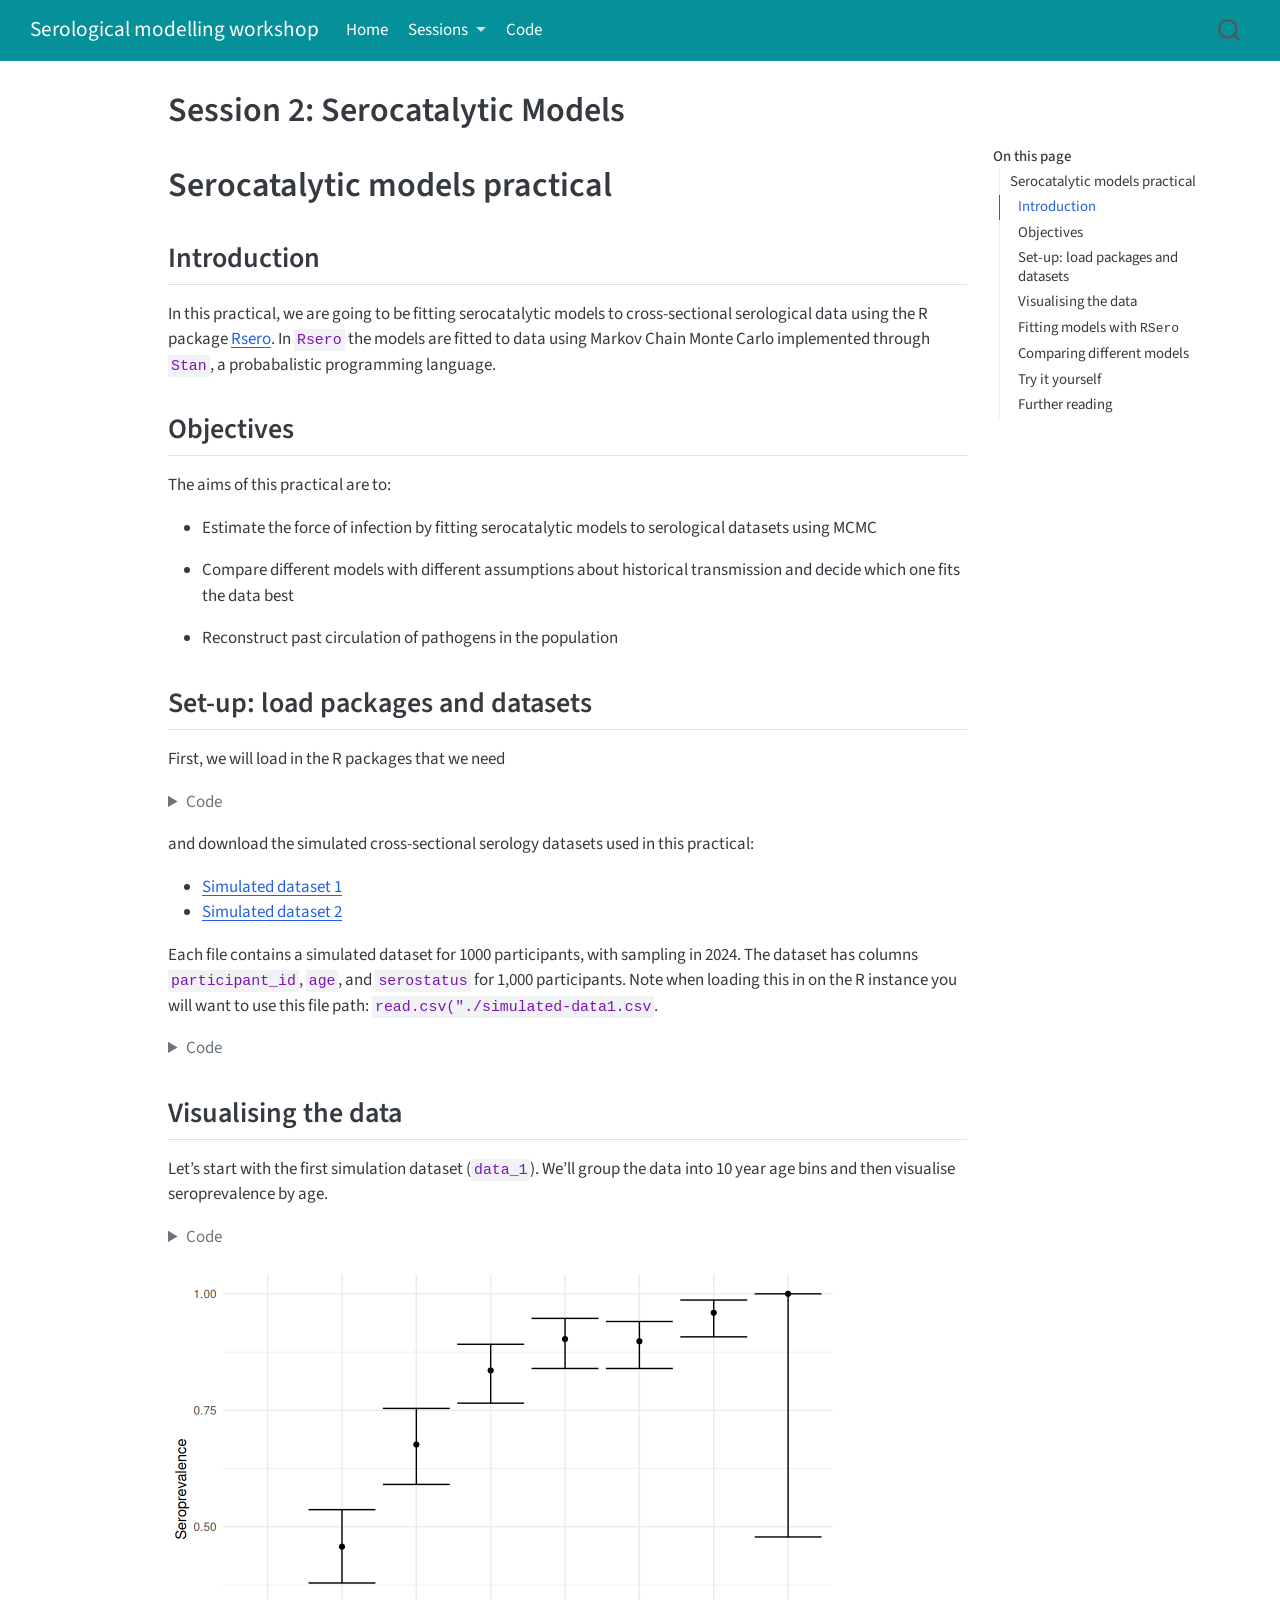
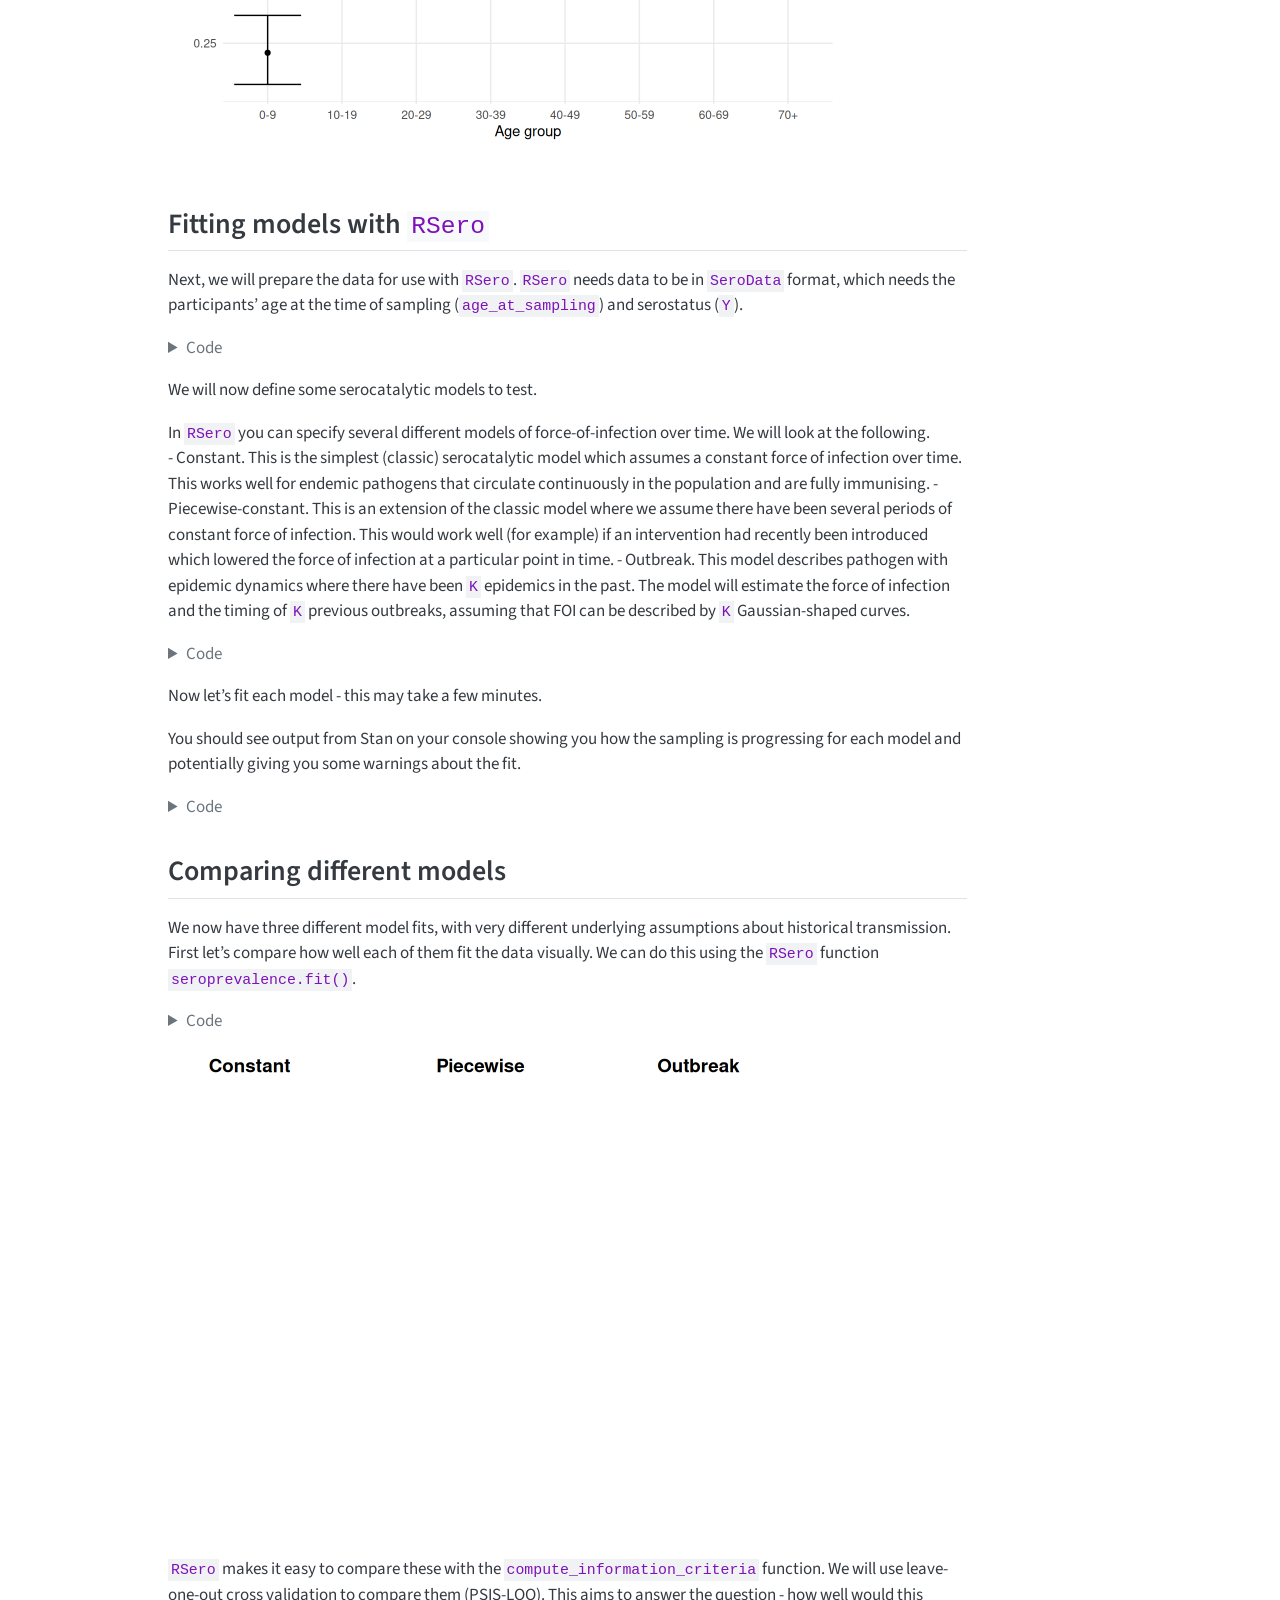
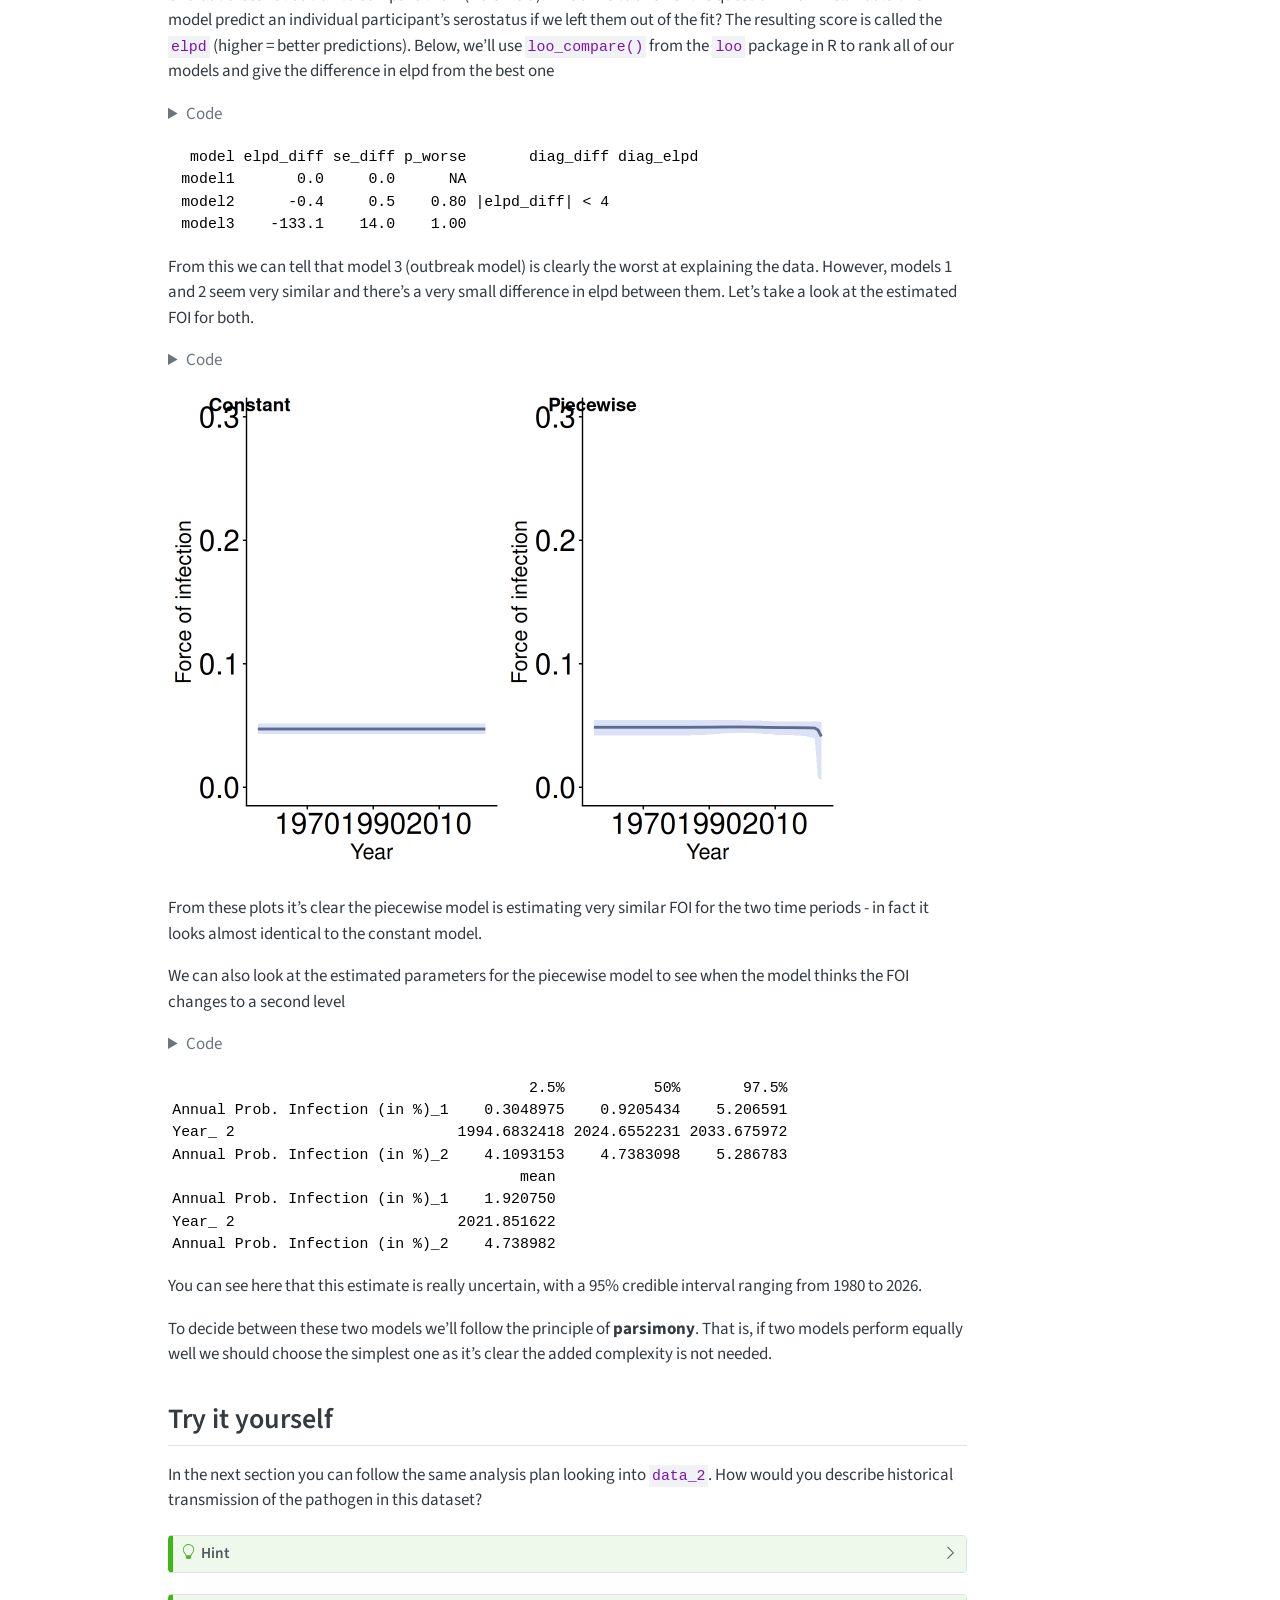
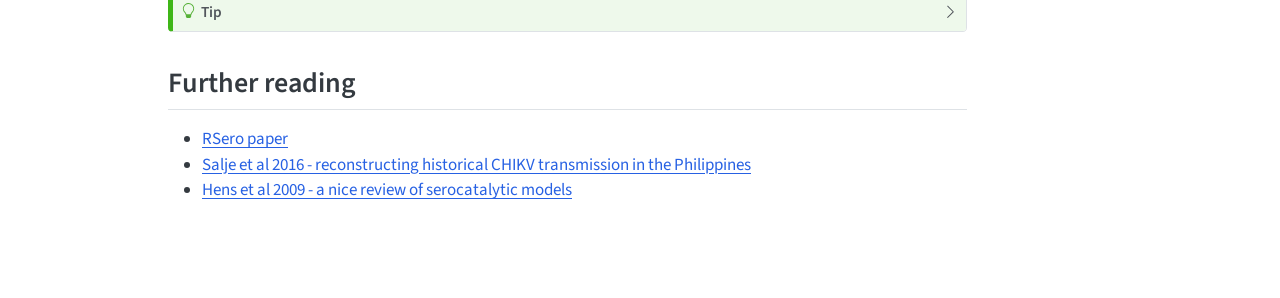
<file: sessions/serocatalytic-models-practical.html>
<!DOCTYPE html>
<html xmlns="http://www.w3.org/1999/xhtml" lang="en" xml:lang="en"><head>

<meta charset="utf-8">
<meta name="generator" content="quarto-1.10.19">

<meta name="viewport" content="width=device-width, initial-scale=1.0, user-scalable=yes">


<title>Session 2: Serocatalytic Models – Serological modelling workshop</title>
<style>
/* Default styles provided by pandoc.
** See https://pandoc.org/MANUAL.html#variables-for-html for config info.
*/
span.smallcaps{font-variant: small-caps;}
div.columns{display: flex; gap: 1.5em;}
div.column{flex: auto;}
@media screen {
div.columns{gap: min(4vw, 1.5em);}
div.column{overflow-x: auto;}
}
div.hanging-indent{margin-left: 1.5em; text-indent: -1.5em;}
ul.task-list{list-style: none;}
ul.task-list li input[type="checkbox"] {
  width: 0.8em;
  margin: 0 0.8em 0.2em -1em; /* quarto-specific, see https://github.com/quarto-dev/quarto-cli/issues/4556 */ 
  vertical-align: middle;
}
/* CSS for syntax highlighting */
html { -webkit-text-size-adjust: 100%; }
pre > code.sourceCode { white-space: pre; position: relative; }
pre > code.sourceCode > span { display: inline-block; line-height: 1.25; }
pre > code.sourceCode > span:empty { height: 1.2em; }
.sourceCode { overflow: visible; }
code.sourceCode > span { color: inherit; text-decoration: inherit; }
div.sourceCode { margin: 1em 0; }
pre.sourceCode { margin: 0; }
@media screen {
div.sourceCode { overflow: auto; }
}
@media print {
pre > code.sourceCode { white-space: pre-wrap; }
pre > code.sourceCode > span { text-indent: -5em; padding-left: 5em; }
}
pre.numberSource code
  { counter-reset: source-line 0; }
pre.numberSource code > span
  { position: relative; left: -4em; counter-increment: source-line; }
pre.numberSource code > span > a:first-child::before
  { content: counter(source-line);
    position: relative; left: -1em; text-align: right; vertical-align: baseline;
    border: none; display: inline-block;
    -webkit-touch-callout: none; -webkit-user-select: none;
    -khtml-user-select: none; -moz-user-select: none;
    -ms-user-select: none; user-select: none;
    padding: 0 4px; width: 4em;
  }
pre.numberSource { margin-left: 3em;  padding-left: 4px; }
div.sourceCode
  {   }
@media screen {
pre > code.sourceCode > span > a:first-child::before { text-decoration: underline; }
}
</style>


<script src="../site_libs/quarto-nav/quarto-nav.js"></script>
<script src="../site_libs/quarto-nav/headroom.min.js"></script>
<script src="../site_libs/clipboard/clipboard.min.js"></script>
<script src="../site_libs/quarto-search/autocomplete.umd.js"></script>
<script src="../site_libs/quarto-search/fuse.min.js"></script>
<script src="../site_libs/quarto-search/quarto-search.js"></script>
<meta name="quarto:offset" content="../">
<script src="../site_libs/quarto-html/quarto.js" type="module"></script>
<script src="../site_libs/quarto-html/tabsets/tabsets.js" type="module"></script>
<script src="../site_libs/quarto-html/popper.min.js"></script>
<script src="../site_libs/quarto-html/tippy.umd.min.js"></script>
<script src="../site_libs/quarto-html/anchor.min.js"></script>
<link href="../site_libs/quarto-html/tippy.css" rel="stylesheet">
<link href="../site_libs/quarto-html/quarto-syntax-highlighting-bf27225e3a48a9273f3daa8f8e829971.css" rel="stylesheet" id="quarto-text-highlighting-styles">
<script src="../site_libs/bootstrap/bootstrap.min.js"></script>
<link href="../site_libs/bootstrap/bootstrap-icons.css" rel="stylesheet">
<link href="../site_libs/bootstrap/bootstrap-55617497126496852ff9f5a59253c640.min.css" rel="stylesheet" append-hash="true" id="quarto-bootstrap" data-mode="light">
<script id="quarto-search-options" type="application/json">{
  "location": "navbar",
  "copy-button": false,
  "collapse-after": 3,
  "panel-placement": "end",
  "type": "overlay",
  "limit": 50,
  "keyboard-shortcut": [
    "f",
    "/",
    "s"
  ],
  "show-item-context": false,
  "language": {
    "search-no-results-text": "No results",
    "search-matching-documents-text": "matching documents",
    "search-copy-link-title": "Copy link to search",
    "search-hide-matches-text": "Hide additional matches",
    "search-more-match-text": "more match in this document",
    "search-more-matches-text": "more matches in this document",
    "search-clear-button-title": "Clear",
    "search-text-placeholder": "",
    "search-detached-cancel-button-title": "Cancel",
    "search-submit-button-title": "Submit",
    "search-label": "Search"
  }
}</script>


<link rel="stylesheet" href="../styles.css">
</head>

<body class="nav-fixed quarto-light">

<div id="quarto-search-results"></div>
  <header id="quarto-header" class="headroom fixed-top">
    <nav class="navbar navbar-expand-lg " data-bs-theme="dark">
      <div class="navbar-container container-fluid">
      <div class="navbar-brand-container mx-auto">
    <a class="navbar-brand" href="../index.html">
    <span class="navbar-title">Serological modelling workshop</span>
    </a>
  </div>
            <div id="quarto-search" class="" title="Search"></div>
          <button class="navbar-toggler" type="button" data-bs-toggle="collapse" data-bs-target="#navbarCollapse" aria-controls="navbarCollapse" role="menu" aria-expanded="false" aria-label="Toggle navigation" onclick="if (window.quartoToggleHeadroom) { window.quartoToggleHeadroom(); }">
  <span class="navbar-toggler-icon"></span>
</button>
          <div class="collapse navbar-collapse" id="navbarCollapse">
            <ul class="navbar-nav navbar-nav-scroll me-auto">
  <li class="nav-item">
    <a class="nav-link" href="../index.html"> 
<span class="menu-text">Home</span></a>
  </li>  
  <li class="nav-item dropdown ">
    <a class="nav-link dropdown-toggle" href="#" id="nav-menu-sessions" role="link" data-bs-toggle="dropdown" aria-expanded="false">
 <span class="menu-text">Sessions</span>
    </a>
    <ul class="dropdown-menu" aria-labelledby="nav-menu-sessions">    
        <li>
    <a class="dropdown-item" href="../sessions/serology-introduction.html">
 <span class="dropdown-text">Introduction to serology</span></a>
  </li>  
        <li>
    <a class="dropdown-item" href="../sessions/serocatalytic-models-practical.html">
 <span class="dropdown-text">Serocatalytic models</span></a>
  </li>  
    </ul>
  </li>
  <li class="nav-item">
    <a class="nav-link" href="../code/Simulation_and_Inference.html"> 
<span class="menu-text">Code</span></a>
  </li>  
</ul>
          </div> <!-- /navcollapse -->
            <div class="quarto-navbar-tools">
</div>
      </div> <!-- /container-fluid -->
    </nav>
</header>
<!-- content -->
<div id="quarto-content" class="quarto-container page-columns page-rows-contents page-layout-article page-navbar">
<!-- sidebar -->
<!-- margin-sidebar -->
    <div id="quarto-margin-sidebar" class="sidebar margin-sidebar">
        <nav id="TOC" role="doc-toc" class="toc-active">
    <h2 id="toc-title">On this page</h2>
   
  <ul>
  <li><a href="#serocatalytic-models-practical" id="toc-serocatalytic-models-practical" class="nav-link active" data-scroll-target="#serocatalytic-models-practical">Serocatalytic models practical</a>
  <ul class="collapse">
  <li><a href="#introduction" id="toc-introduction" class="nav-link" data-scroll-target="#introduction">Introduction</a></li>
  <li><a href="#objectives" id="toc-objectives" class="nav-link" data-scroll-target="#objectives">Objectives</a></li>
  <li><a href="#set-up-load-packages-and-datasets" id="toc-set-up-load-packages-and-datasets" class="nav-link" data-scroll-target="#set-up-load-packages-and-datasets">Set-up: load packages and datasets</a></li>
  <li><a href="#visualising-the-data" id="toc-visualising-the-data" class="nav-link" data-scroll-target="#visualising-the-data">Visualising the data</a></li>
  <li><a href="#fitting-models-with-rsero" id="toc-fitting-models-with-rsero" class="nav-link" data-scroll-target="#fitting-models-with-rsero">Fitting models with <code>RSero</code></a></li>
  <li><a href="#comparing-different-models" id="toc-comparing-different-models" class="nav-link" data-scroll-target="#comparing-different-models">Comparing different models</a></li>
  <li><a href="#try-it-yourself" id="toc-try-it-yourself" class="nav-link" data-scroll-target="#try-it-yourself">Try it yourself</a></li>
  <li><a href="#further-reading" id="toc-further-reading" class="nav-link" data-scroll-target="#further-reading">Further reading</a></li>
  </ul></li>
  </ul>
</nav>
    </div>
<!-- main -->
<main class="content" id="quarto-document-content">

<header id="title-block-header" class="quarto-title-block default">
<div class="quarto-title">
<h1 class="title">Session 2: Serocatalytic Models</h1>
</div>



<div class="quarto-title-meta">

    
  
    
  </div>
  


</header>


<section id="serocatalytic-models-practical" class="level1">
<h1>Serocatalytic models practical</h1>
<section id="introduction" class="level2">
<h2 class="anchored" data-anchor-id="introduction">Introduction</h2>
<p>In this practical, we are going to be fitting serocatalytic models to cross-sectional serological data using the R package <a href="&quot;https://journals.plos.org/ploscompbiol/article?id=10.1371/journal.pcbi.1012777#pcbi.1012777.ref024&quot;">Rsero</a>. In <code>Rsero</code> the models are fitted to data using Markov Chain Monte Carlo implemented through <code>Stan</code>, a probabalistic programming language.</p>
</section>
<section id="objectives" class="level2">
<h2 class="anchored" data-anchor-id="objectives">Objectives</h2>
<p>The aims of this practical are to:</p>
<ul>
<li><p>Estimate the force of infection by fitting serocatalytic models to serological datasets using MCMC</p></li>
<li><p>Compare different models with different assumptions about historical transmission and decide which one fits the data best</p></li>
<li><p>Reconstruct past circulation of pathogens in the population</p></li>
</ul>
</section>
<section id="set-up-load-packages-and-datasets" class="level2">
<h2 class="anchored" data-anchor-id="set-up-load-packages-and-datasets">Set-up: load packages and datasets</h2>
<p>First, we will load in the R packages that we need</p>
<div class="cell">
<details class="code-fold">
<summary>Code</summary>
<div class="code-copy-outer-scaffold"><div class="sourceCode cell-code" id="cb1"><pre class="sourceCode r code-with-copy"><code class="sourceCode r"><span id="cb1-1"><a href="#cb1-1" aria-hidden="true" tabindex="-1"></a><span class="fu">library</span>(Rsero)</span>
<span id="cb1-2"><a href="#cb1-2" aria-hidden="true" tabindex="-1"></a><span class="fu">library</span>(tidyverse)</span>
<span id="cb1-3"><a href="#cb1-3" aria-hidden="true" tabindex="-1"></a><span class="fu">library</span>(ggpubr) <span class="co"># we use this to arrange and save multiple plots together</span></span></code></pre></div><button title="Copy to Clipboard" class="code-copy-button"><i class="bi"></i></button></div>
</details>
</div>
<p>and download the simulated cross-sectional serology datasets used in this practical:</p>
<ul>
<li><a href="../data/simulated-data1.csv">Simulated dataset 1</a></li>
<li><a href="../data/simulated-data2.csv">Simulated dataset 2</a></li>
</ul>
<p>Each file contains a simulated dataset for 1000 participants, with sampling in 2024. The dataset has columns <code>participant_id</code>, <code>age</code>, and <code>serostatus</code> for 1,000 participants. Note when loading this in on the R instance you will want to use this file path: <code>read.csv("./simulated-data1.csv</code>.</p>
<div class="cell">
<details class="code-fold">
<summary>Code</summary>
<div class="code-copy-outer-scaffold"><div class="sourceCode cell-code" id="cb2"><pre class="sourceCode r code-with-copy"><code class="sourceCode r"><span id="cb2-1"><a href="#cb2-1" aria-hidden="true" tabindex="-1"></a>data_1 <span class="ot">&lt;-</span> <span class="fu">read.csv</span>(<span class="st">"../data/simulated-data1.csv"</span>)</span>
<span id="cb2-2"><a href="#cb2-2" aria-hidden="true" tabindex="-1"></a>data_2 <span class="ot">&lt;-</span> <span class="fu">read.csv</span>(<span class="st">"../data/simulated-data2.csv"</span>)</span></code></pre></div><button title="Copy to Clipboard" class="code-copy-button"><i class="bi"></i></button></div>
</details>
</div>
</section>
<section id="visualising-the-data" class="level2">
<h2 class="anchored" data-anchor-id="visualising-the-data">Visualising the data</h2>
<p>Let’s start with the first simulation dataset (<code>data_1</code>). We’ll group the data into 10 year age bins and then visualise seroprevalence by age.</p>
<div class="cell">
<details class="code-fold">
<summary>Code</summary>
<div class="code-copy-outer-scaffold"><div class="sourceCode cell-code" id="cb3"><pre class="sourceCode r code-with-copy"><code class="sourceCode r"><span id="cb3-1"><a href="#cb3-1" aria-hidden="true" tabindex="-1"></a>agg_data_1 <span class="ot">&lt;-</span> data_1 <span class="sc">|&gt;</span> </span>
<span id="cb3-2"><a href="#cb3-2" aria-hidden="true" tabindex="-1"></a>  <span class="fu">mutate</span>(<span class="at">age_group =</span> <span class="fu">cut</span>(</span>
<span id="cb3-3"><a href="#cb3-3" aria-hidden="true" tabindex="-1"></a>      age,</span>
<span id="cb3-4"><a href="#cb3-4" aria-hidden="true" tabindex="-1"></a>      <span class="at">breaks =</span> <span class="fu">c</span>(<span class="fu">seq</span>(<span class="dv">0</span>, <span class="dv">70</span>, <span class="at">by =</span> <span class="dv">10</span>), <span class="cn">Inf</span>),</span>
<span id="cb3-5"><a href="#cb3-5" aria-hidden="true" tabindex="-1"></a>      <span class="at">labels =</span> <span class="fu">c</span>(</span>
<span id="cb3-6"><a href="#cb3-6" aria-hidden="true" tabindex="-1"></a>        <span class="st">"0-9"</span>, <span class="st">"10-19"</span>, <span class="st">"20-29"</span>, <span class="st">"30-39"</span>,</span>
<span id="cb3-7"><a href="#cb3-7" aria-hidden="true" tabindex="-1"></a>        <span class="st">"40-49"</span>, <span class="st">"50-59"</span>, <span class="st">"60-69"</span>, <span class="st">"70+"</span>),</span>
<span id="cb3-8"><a href="#cb3-8" aria-hidden="true" tabindex="-1"></a>      <span class="at">right =</span> <span class="cn">FALSE</span>)) <span class="sc">|&gt;</span> </span>
<span id="cb3-9"><a href="#cb3-9" aria-hidden="true" tabindex="-1"></a>  <span class="fu">group_by</span>(age_group)  <span class="sc">|&gt;</span> </span>
<span id="cb3-10"><a href="#cb3-10" aria-hidden="true" tabindex="-1"></a>  <span class="fu">summarise</span>(<span class="at">n =</span> <span class="fu">n</span>(),</span>
<span id="cb3-11"><a href="#cb3-11" aria-hidden="true" tabindex="-1"></a>            <span class="at">seropositive =</span> <span class="fu">sum</span>(serostatus),</span>
<span id="cb3-12"><a href="#cb3-12" aria-hidden="true" tabindex="-1"></a>            <span class="at">seroprevalence =</span> <span class="fu">mean</span>(serostatus),</span>
<span id="cb3-13"><a href="#cb3-13" aria-hidden="true" tabindex="-1"></a>            <span class="at">seroprevalence =</span> seropositive <span class="sc">/</span> n,</span>
<span id="cb3-14"><a href="#cb3-14" aria-hidden="true" tabindex="-1"></a>            <span class="at">ci_lower =</span> <span class="fu">binom.test</span>(seropositive, n)<span class="sc">$</span>conf.int[<span class="dv">1</span>],</span>
<span id="cb3-15"><a href="#cb3-15" aria-hidden="true" tabindex="-1"></a>            <span class="at">ci_upper =</span> <span class="fu">binom.test</span>(seropositive, n)<span class="sc">$</span>conf.int[<span class="dv">2</span>], <span class="at">.groups =</span> <span class="st">"drop"</span>)</span>
<span id="cb3-16"><a href="#cb3-16" aria-hidden="true" tabindex="-1"></a></span>
<span id="cb3-17"><a href="#cb3-17" aria-hidden="true" tabindex="-1"></a><span class="fu">ggplot</span>(agg_data_1) <span class="sc">+</span></span>
<span id="cb3-18"><a href="#cb3-18" aria-hidden="true" tabindex="-1"></a>  <span class="fu">geom_point</span>(<span class="fu">aes</span>(<span class="at">x =</span> age_group, <span class="at">y =</span> seroprevalence)) <span class="sc">+</span></span>
<span id="cb3-19"><a href="#cb3-19" aria-hidden="true" tabindex="-1"></a>  <span class="fu">geom_errorbar</span>(<span class="fu">aes</span>(<span class="at">x =</span> age_group, <span class="at">ymin =</span> ci_lower, <span class="at">ymax =</span> ci_upper)) <span class="sc">+</span></span>
<span id="cb3-20"><a href="#cb3-20" aria-hidden="true" tabindex="-1"></a>  <span class="fu">theme_minimal</span>() <span class="sc">+</span></span>
<span id="cb3-21"><a href="#cb3-21" aria-hidden="true" tabindex="-1"></a>  <span class="fu">labs</span>(<span class="at">x =</span> <span class="st">"Age group"</span>, <span class="at">y =</span> <span class="st">"Seroprevalence"</span>)</span></code></pre></div><button title="Copy to Clipboard" class="code-copy-button"><i class="bi"></i></button></div>
</details>
<div class="cell-output-display">
<div>
<figure class="figure">
<p><img src="serocatalytic-models-practical_files/figure-html/unnamed-chunk-3-1.png" class="img-fluid figure-img" width="672"></p>
</figure>
</div>
</div>
</div>
</section>
<section id="fitting-models-with-rsero" class="level2">
<h2 class="anchored" data-anchor-id="fitting-models-with-rsero">Fitting models with <code>RSero</code></h2>
<p>Next, we will prepare the data for use with <code>RSero</code>. <code>RSero</code> needs data to be in <code>SeroData</code> format, which needs the participants’ age at the time of sampling (<code>age_at_sampling</code>) and serostatus (<code>Y</code>).</p>
<div class="cell">
<details class="code-fold">
<summary>Code</summary>
<div class="code-copy-outer-scaffold"><div class="sourceCode cell-code" id="cb4"><pre class="sourceCode r code-with-copy"><code class="sourceCode r"><span id="cb4-1"><a href="#cb4-1" aria-hidden="true" tabindex="-1"></a>sero_data1 <span class="ot">&lt;-</span> <span class="fu">SeroData</span>(<span class="at">age_at_sampling =</span> data_1<span class="sc">$</span>age, <span class="at">Y =</span> data_1<span class="sc">$</span>serostatus, <span class="at">sampling_year =</span> <span class="dv">2024</span>)</span>
<span id="cb4-2"><a href="#cb4-2" aria-hidden="true" tabindex="-1"></a>sero_data2 <span class="ot">&lt;-</span> <span class="fu">SeroData</span>(<span class="at">age_at_sampling =</span> data_2<span class="sc">$</span>age, <span class="at">Y =</span> data_2<span class="sc">$</span>serostatus, <span class="at">sampling_year =</span> <span class="dv">2024</span>)</span></code></pre></div><button title="Copy to Clipboard" class="code-copy-button"><i class="bi"></i></button></div>
</details>
</div>
<p>We will now define some serocatalytic models to test.</p>
<p>In <code>RSero</code> you can specify several different models of force-of-infection over time. We will look at the following.<br>
- Constant. This is the simplest (classic) serocatalytic model which assumes a constant force of infection over time. This works well for endemic pathogens that circulate continuously in the population and are fully immunising. - Piecewise-constant. This is an extension of the classic model where we assume there have been several periods of constant force of infection. This would work well (for example) if an intervention had recently been introduced which lowered the force of infection at a particular point in time. - Outbreak. This model describes pathogen with epidemic dynamics where there have been <code>K</code> epidemics in the past. The model will estimate the force of infection and the timing of <code>K</code> previous outbreaks, assuming that FOI can be described by <code>K</code> Gaussian-shaped curves.</p>
<div class="cell">
<details class="code-fold">
<summary>Code</summary>
<div class="code-copy-outer-scaffold"><div class="sourceCode cell-code" id="cb5"><pre class="sourceCode r code-with-copy"><code class="sourceCode r"><span id="cb5-1"><a href="#cb5-1" aria-hidden="true" tabindex="-1"></a>constant_model <span class="ot">&lt;-</span> <span class="fu">FOImodel</span>(<span class="at">type =</span> <span class="st">"constant"</span>)</span>
<span id="cb5-2"><a href="#cb5-2" aria-hidden="true" tabindex="-1"></a>piecewise_model <span class="ot">&lt;-</span> <span class="fu">FOImodel</span>(<span class="at">type =</span> <span class="st">"piecewise"</span>, <span class="at">K =</span> <span class="dv">2</span>) <span class="co"># assuming there have been 2 phases with distinct force of infection</span></span>
<span id="cb5-3"><a href="#cb5-3" aria-hidden="true" tabindex="-1"></a>outbreak_model <span class="ot">&lt;-</span> <span class="fu">FOImodel</span>(<span class="at">type =</span> <span class="st">"outbreak"</span>, <span class="at">K =</span> <span class="dv">1</span>) <span class="co"># assuming there has been 1 outbreak in the past</span></span></code></pre></div><button title="Copy to Clipboard" class="code-copy-button"><i class="bi"></i></button></div>
</details>
</div>
<p>Now let’s fit each model - this may take a few minutes.</p>
<p>You should see output from Stan on your console showing you how the sampling is progressing for each model and potentially giving you some warnings about the fit.</p>
<div class="cell">
<details class="code-fold">
<summary>Code</summary>
<div class="code-copy-outer-scaffold"><div class="sourceCode cell-code" id="cb6"><pre class="sourceCode r code-with-copy"><code class="sourceCode r"><span id="cb6-1"><a href="#cb6-1" aria-hidden="true" tabindex="-1"></a>constant_fit_1 <span class="ot">&lt;-</span> <span class="fu">fit</span>(<span class="at">data =</span> sero_data1, <span class="at">model =</span> constant_model, <span class="at">iter =</span> <span class="dv">1000</span>, <span class="at">chains =</span> <span class="dv">2</span>)</span>
<span id="cb6-2"><a href="#cb6-2" aria-hidden="true" tabindex="-1"></a>piecewise_fit_1 <span class="ot">&lt;-</span> <span class="fu">fit</span>(<span class="at">data =</span> sero_data1, <span class="at">model =</span> piecewise_model, <span class="at">iter =</span> <span class="dv">1000</span>, <span class="at">chains =</span> <span class="dv">2</span>)</span>
<span id="cb6-3"><a href="#cb6-3" aria-hidden="true" tabindex="-1"></a>outbreak_fit_1 <span class="ot">&lt;-</span> <span class="fu">fit</span>(<span class="at">data =</span> sero_data1, <span class="at">model =</span> outbreak_model, <span class="at">iter =</span> <span class="dv">1000</span>, <span class="at">chains =</span> <span class="dv">2</span>)</span></code></pre></div><button title="Copy to Clipboard" class="code-copy-button"><i class="bi"></i></button></div>
</details>
</div>
</section>
<section id="comparing-different-models" class="level2">
<h2 class="anchored" data-anchor-id="comparing-different-models">Comparing different models</h2>
<p>We now have three different model fits, with very different underlying assumptions about historical transmission. First let’s compare how well each of them fit the data visually. We can do this using the <code>RSero</code> function <code>seroprevalence.fit()</code>.</p>
<div class="cell">
<details class="code-fold">
<summary>Code</summary>
<div class="code-copy-outer-scaffold"><div class="sourceCode cell-code" id="cb7"><pre class="sourceCode r code-with-copy"><code class="sourceCode r"><span id="cb7-1"><a href="#cb7-1" aria-hidden="true" tabindex="-1"></a>constant_plot <span class="ot">&lt;-</span> <span class="fu">seroprevalence.fit</span>(constant_fit_1)</span>
<span id="cb7-2"><a href="#cb7-2" aria-hidden="true" tabindex="-1"></a>piecewise_plot <span class="ot">&lt;-</span> <span class="fu">seroprevalence.fit</span>(piecewise_fit_1)</span>
<span id="cb7-3"><a href="#cb7-3" aria-hidden="true" tabindex="-1"></a>outbreak_plot <span class="ot">&lt;-</span> <span class="fu">seroprevalence.fit</span>(outbreak_fit_1)</span>
<span id="cb7-4"><a href="#cb7-4" aria-hidden="true" tabindex="-1"></a></span>
<span id="cb7-5"><a href="#cb7-5" aria-hidden="true" tabindex="-1"></a><span class="fu">ggarrange</span>(</span>
<span id="cb7-6"><a href="#cb7-6" aria-hidden="true" tabindex="-1"></a>  constant_plot,</span>
<span id="cb7-7"><a href="#cb7-7" aria-hidden="true" tabindex="-1"></a>  piecewise_plot,</span>
<span id="cb7-8"><a href="#cb7-8" aria-hidden="true" tabindex="-1"></a>  outbreak_plot,</span>
<span id="cb7-9"><a href="#cb7-9" aria-hidden="true" tabindex="-1"></a>  <span class="at">ncol =</span> <span class="dv">3</span>,</span>
<span id="cb7-10"><a href="#cb7-10" aria-hidden="true" tabindex="-1"></a>  <span class="at">labels =</span> <span class="fu">c</span>(<span class="st">"Constant"</span>, <span class="st">"Piecewise"</span>, <span class="st">"Outbreak"</span>))</span></code></pre></div><button title="Copy to Clipboard" class="code-copy-button"><i class="bi"></i></button></div>
</details>
<div class="cell-output-display">
<div>
<figure class="figure">
<p><img src="serocatalytic-models-practical_files/figure-html/unnamed-chunk-7-1.png" class="img-fluid figure-img" width="672"></p>
</figure>
</div>
</div>
</div>
<p><code>RSero</code> makes it easy to compare these with the <code>compute_information_criteria</code> function. We will use leave-one-out cross validation to compare them (PSIS-LOO). This aims to answer the question - how well would this model predict an individual participant’s serostatus if we left them out of the fit? The resulting score is called the <code>elpd</code> (higher = better predictions). Below, we’ll use <code>loo_compare()</code> from the <code>loo</code> package in R to rank all of our models and give the difference in elpd from the best one</p>
<div class="cell">
<details class="code-fold">
<summary>Code</summary>
<div class="code-copy-outer-scaffold"><div class="sourceCode cell-code" id="cb8"><pre class="sourceCode r code-with-copy"><code class="sourceCode r"><span id="cb8-1"><a href="#cb8-1" aria-hidden="true" tabindex="-1"></a>constant_ic_1 <span class="ot">&lt;-</span> <span class="fu">compute_information_criteria</span>(constant_fit_1)</span>
<span id="cb8-2"><a href="#cb8-2" aria-hidden="true" tabindex="-1"></a>piecewise_ic_1 <span class="ot">&lt;-</span> <span class="fu">compute_information_criteria</span>(piecewise_fit_1)</span>
<span id="cb8-3"><a href="#cb8-3" aria-hidden="true" tabindex="-1"></a>outbreak_ic_1 <span class="ot">&lt;-</span> <span class="fu">compute_information_criteria</span>(outbreak_fit_1)</span>
<span id="cb8-4"><a href="#cb8-4" aria-hidden="true" tabindex="-1"></a></span>
<span id="cb8-5"><a href="#cb8-5" aria-hidden="true" tabindex="-1"></a>loo<span class="sc">::</span><span class="fu">loo_compare</span>(constant_ic_1<span class="sc">$</span>PSIS_LOO, piecewise_ic_1<span class="sc">$</span>PSIS_LOO, outbreak_ic_1<span class="sc">$</span>PSIS_LOO)</span></code></pre></div><button title="Copy to Clipboard" class="code-copy-button"><i class="bi"></i></button></div>
</details>
<div class="cell-output cell-output-stdout">
<pre><code>  model elpd_diff se_diff p_worse       diag_diff diag_elpd
 model1       0.0     0.0      NA                          
 model2      -0.4     0.5    0.80 |elpd_diff| &lt; 4          
 model3    -133.1    14.0    1.00                          </code></pre>
</div>
</div>
<p>From this we can tell that model 3 (outbreak model) is clearly the worst at explaining the data. However, models 1 and 2 seem very similar and there’s a very small difference in elpd between them. Let’s take a look at the estimated FOI for both.</p>
<div class="cell">
<details class="code-fold">
<summary>Code</summary>
<div class="code-copy-outer-scaffold"><div class="sourceCode cell-code" id="cb10"><pre class="sourceCode r code-with-copy"><code class="sourceCode r"><span id="cb10-1"><a href="#cb10-1" aria-hidden="true" tabindex="-1"></a>constant_foi <span class="ot">&lt;-</span> <span class="fu">plot</span>(constant_fit_1, <span class="at">YLIM =</span> <span class="fl">0.3</span>)</span>
<span id="cb10-2"><a href="#cb10-2" aria-hidden="true" tabindex="-1"></a>piecewise_foi <span class="ot">&lt;-</span> <span class="fu">plot</span>(piecewise_fit_1, <span class="at">YLIM =</span> <span class="fl">0.3</span>)</span>
<span id="cb10-3"><a href="#cb10-3" aria-hidden="true" tabindex="-1"></a></span>
<span id="cb10-4"><a href="#cb10-4" aria-hidden="true" tabindex="-1"></a><span class="co"># Note we need the [[1]] here as RSero's plot function returns a list where the first element is the plot we need</span></span>
<span id="cb10-5"><a href="#cb10-5" aria-hidden="true" tabindex="-1"></a><span class="fu">ggarrange</span>(constant_foi[[<span class="dv">1</span>]],</span>
<span id="cb10-6"><a href="#cb10-6" aria-hidden="true" tabindex="-1"></a>          piecewise_foi[[<span class="dv">1</span>]],</span>
<span id="cb10-7"><a href="#cb10-7" aria-hidden="true" tabindex="-1"></a>          <span class="at">ncol =</span> <span class="dv">2</span>,</span>
<span id="cb10-8"><a href="#cb10-8" aria-hidden="true" tabindex="-1"></a>          <span class="at">labels =</span> <span class="fu">c</span>(<span class="st">"Constant"</span>, <span class="st">"Piecewise"</span>))</span></code></pre></div><button title="Copy to Clipboard" class="code-copy-button"><i class="bi"></i></button></div>
</details>
<div class="cell-output-display">
<div>
<figure class="figure">
<p><img src="serocatalytic-models-practical_files/figure-html/unnamed-chunk-9-1.png" class="img-fluid figure-img" width="672"></p>
</figure>
</div>
</div>
</div>
<p>From these plots it’s clear the piecewise model is estimating very similar FOI for the two time periods - in fact it looks almost identical to the constant model.</p>
<p>We can also look at the estimated parameters for the piecewise model to see when the model thinks the FOI changes to a second level</p>
<div class="cell">
<details class="code-fold">
<summary>Code</summary>
<div class="code-copy-outer-scaffold"><div class="sourceCode cell-code" id="cb11"><pre class="sourceCode r code-with-copy"><code class="sourceCode r"><span id="cb11-1"><a href="#cb11-1" aria-hidden="true" tabindex="-1"></a><span class="fu">parameters_credible_intervals</span>(piecewise_fit_1)</span></code></pre></div><button title="Copy to Clipboard" class="code-copy-button"><i class="bi"></i></button></div>
</details>
<div class="cell-output cell-output-stdout">
<pre><code>                                        2.5%          50%       97.5%
Annual Prob. Infection (in %)_1    0.3048975    0.9205434    5.206591
Year_ 2                         1994.6832418 2024.6552231 2033.675972
Annual Prob. Infection (in %)_2    4.1093153    4.7383098    5.286783
                                       mean
Annual Prob. Infection (in %)_1    1.920750
Year_ 2                         2021.851622
Annual Prob. Infection (in %)_2    4.738982</code></pre>
</div>
</div>
<p>You can see here that this estimate is really uncertain, with a 95% credible interval ranging from 1980 to 2026.</p>
<p>To decide between these two models we’ll follow the principle of <strong>parsimony</strong>. That is, if two models perform equally well we should choose the simplest one as it’s clear the added complexity is not needed.</p>
</section>
<section id="try-it-yourself" class="level2">
<h2 class="anchored" data-anchor-id="try-it-yourself">Try it yourself</h2>
<p>In the next section you can follow the same analysis plan looking into <code>data_2</code>. How would you describe historical transmission of the pathogen in this dataset?</p>
<div class="callout callout-style-default callout-tip callout-titled">
<div class="callout-header d-flex align-content-center collapsed" data-bs-toggle="collapse" data-bs-target=".callout-1-contents" aria-controls="callout-1" aria-expanded="false" aria-label="Toggle callout">
<div class="callout-icon-container">
<i class="callout-icon"></i>
</div>
<div class="callout-title-container flex-fill">
<span class="screen-reader-only">Tip</span>Hint
</div>
<div class="callout-btn-toggle d-inline-block border-0 py-1 ps-1 pe-0 float-end"><i class="callout-toggle"></i></div>
</div>
<div id="callout-1" class="callout-1-contents callout-collapse collapse">
<div class="callout-body-container callout-body">
<p>Remember to have a look at what seroprevalence looks like by age, this will give you clues as to what models you might like to test.</p>
</div>
</div>
</div>
<div class="callout callout-style-default callout-tip callout-titled">
<div class="callout-header d-flex align-content-center collapsed" data-bs-toggle="collapse" data-bs-target=".callout-2-contents" aria-controls="callout-2" aria-expanded="false" aria-label="Toggle callout">
<div class="callout-icon-container">
<i class="callout-icon"></i>
</div>
<div class="callout-title-container flex-fill">
Tip
</div>
<div class="callout-btn-toggle d-inline-block border-0 py-1 ps-1 pe-0 float-end"><i class="callout-toggle"></i></div>
</div>
<div id="callout-2" class="callout-2-contents callout-collapse collapse">
<div class="callout-body-container callout-body">
<p>We set K=1 when using piecewise and outbreak models in the first part but you can change K to look at multiple change points in FOI or multiple outbreaks in the past.</p>
</div>
</div>
</div>
</section>
<section id="further-reading" class="level2">
<h2 class="anchored" data-anchor-id="further-reading">Further reading</h2>
<ul>
<li><a href="https://journals.plos.org/ploscompbiol/article?id=10.1371/journal.pcbi.1012777#pcbi.1012777.ref024%22">RSero paper</a></li>
<li><a href="https://pmc.ncbi.nlm.nih.gov/articles/PMC4721913/">Salje et al 2016 - reconstructing historical CHIKV transmission in the Philippines</a></li>
<li><a href="https://www.cambridge.org/core/journals/epidemiology-and-infection/article/seventyfive-years-of-estimating-the-force-of-infection-from-current-status-data/FC65967F1DA0A28401A43BBD9927C32E">Hens et al 2009 - a nice review of serocatalytic models</a></li>
</ul>


</section>
</section>

</main> <!-- /main -->
<script id="quarto-html-after-body" type="application/javascript">
  window.document.addEventListener("DOMContentLoaded", function (event) {
    const icon = "";
    const anchorJS = new window.AnchorJS();
    anchorJS.options = {
      placement: 'right',
      icon: icon
    };
    anchorJS.add('.anchored');
    const isCodeAnnotation = (el) => {
      for (const clz of el.classList) {
        if (clz.startsWith('code-annotation-')) {                     
          return true;
        }
      }
      return false;
    }
    const onCopySuccess = function(e) {
      // button target
      const button = e.trigger;
      // don't keep focus
      button.blur();
      // flash "checked"
      button.classList.add('code-copy-button-checked');
      var currentTitle = button.getAttribute("title");
      button.setAttribute("title", "Copied!");
      let tooltip;
      if (window.bootstrap) {
        button.setAttribute("data-bs-toggle", "tooltip");
        button.setAttribute("data-bs-placement", "left");
        button.setAttribute("data-bs-title", "Copied!");
        tooltip = new bootstrap.Tooltip(button, 
          { trigger: "manual", 
            customClass: "code-copy-button-tooltip",
            offset: [0, -8]});
        tooltip.show();    
      }
      setTimeout(function() {
        if (tooltip) {
          tooltip.hide();
          button.removeAttribute("data-bs-title");
          button.removeAttribute("data-bs-toggle");
          button.removeAttribute("data-bs-placement");
        }
        button.setAttribute("title", currentTitle);
        button.classList.remove('code-copy-button-checked');
      }, 1000);
      // clear code selection
      e.clearSelection();
    }
    const getTextToCopy = function(trigger) {
      const outerScaffold = trigger.parentElement.cloneNode(true);
      const codeEl = outerScaffold.querySelector('code');
      for (const childEl of codeEl.children) {
        if (isCodeAnnotation(childEl)) {
          childEl.remove();
        }
      }
      return codeEl.innerText;
    }
    const clipboard = new window.ClipboardJS('.code-copy-button:not([data-in-quarto-modal])', {
      text: getTextToCopy
    });
    clipboard.on('success', onCopySuccess);
    if (window.document.getElementById('quarto-embedded-source-code-modal')) {
      const clipboardModal = new window.ClipboardJS('.code-copy-button[data-in-quarto-modal]', {
        text: getTextToCopy,
        container: window.document.getElementById('quarto-embedded-source-code-modal')
      });
      clipboardModal.on('success', onCopySuccess);
    }
      var localhostRegex = new RegExp(/^(?:http|https):\/\/localhost\:?[0-9]*\//);
      var mailtoRegex = new RegExp(/^mailto:/);
        var filterRegex = new RegExp("https:\/\/EmilieFinch\.github\.io\/serology-workshop\/");
      var isInternal = (href) => {
          return filterRegex.test(href) || localhostRegex.test(href) || mailtoRegex.test(href);
      }
      // Inspect non-navigation links and adorn them if external
     var links = window.document.querySelectorAll('a[href]:not(.nav-link):not(.navbar-brand):not(.toc-action):not(.sidebar-link):not(.sidebar-item-toggle):not(.pagination-link):not(.no-external):not([aria-hidden]):not(.dropdown-item):not(.quarto-navigation-tool):not(.about-link)');
      for (var i=0; i<links.length; i++) {
        const link = links[i];
        if (!isInternal(link.href)) {
          // undo the damage that might have been done by quarto-nav.js in the case of
          // links that we want to consider external
          if (link.dataset.originalHref !== undefined) {
            link.href = link.dataset.originalHref;
          }
        }
      }
    function tippyHover(el, contentFn, onTriggerFn, onUntriggerFn) {
      const config = {
        allowHTML: true,
        maxWidth: 500,
        delay: 100,
        arrow: false,
        appendTo: function(el) {
            return el.parentElement;
        },
        interactive: true,
        interactiveBorder: 10,
        theme: 'quarto',
        placement: 'bottom-start',
      };
      if (contentFn) {
        config.content = contentFn;
      }
      if (onTriggerFn) {
        config.onTrigger = onTriggerFn;
      }
      if (onUntriggerFn) {
        config.onUntrigger = onUntriggerFn;
      }
      window.tippy(el, config); 
    }
    const noterefs = window.document.querySelectorAll('a[role="doc-noteref"]');
    for (var i=0; i<noterefs.length; i++) {
      const ref = noterefs[i];
      tippyHover(ref, function() {
        // use id or data attribute instead here
        let href = ref.getAttribute('data-footnote-href') || ref.getAttribute('href');
        try { href = new URL(href).hash; } catch {}
        const id = href.replace(/^#\/?/, "");
        const note = window.document.getElementById(id);
        if (note) {
          return note.innerHTML;
        } else {
          return "";
        }
      });
    }
    const xrefs = window.document.querySelectorAll('a.quarto-xref');
    const processXRef = (id, note) => {
      // Strip column container classes
      const stripColumnClz = (el) => {
        el.classList.remove("page-full", "page-columns");
        if (el.children) {
          for (const child of el.children) {
            stripColumnClz(child);
          }
        }
      }
      stripColumnClz(note)
      if (id === null || id.startsWith('sec-')) {
        // Special case sections, only their first couple elements
        const container = document.createElement("div");
        if (note.children && note.children.length > 2) {
          container.appendChild(note.children[0].cloneNode(true));
          for (let i = 1; i < note.children.length; i++) {
            const child = note.children[i];
            if (child.tagName === "P" && child.innerText === "") {
              continue;
            } else {
              container.appendChild(child.cloneNode(true));
              break;
            }
          }
          if (window.Quarto?.typesetMath) {
            window.Quarto.typesetMath(container);
          }
          return container.innerHTML
        } else {
          if (window.Quarto?.typesetMath) {
            window.Quarto.typesetMath(note);
          }
          return note.innerHTML;
        }
      } else {
        // Remove any anchor links if they are present
        const anchorLink = note.querySelector('a.anchorjs-link');
        if (anchorLink) {
          anchorLink.remove();
        }
        if (window.Quarto?.typesetMath) {
          window.Quarto.typesetMath(note);
        }
        if (note.classList.contains("callout")) {
          return note.outerHTML;
        } else {
          return note.innerHTML;
        }
      }
    }
    for (var i=0; i<xrefs.length; i++) {
      const xref = xrefs[i];
      tippyHover(xref, undefined, function(instance) {
        instance.disable();
        let url = xref.getAttribute('href');
        let hash = undefined; 
        if (url.startsWith('#')) {
          hash = url;
        } else {
          try { hash = new URL(url).hash; } catch {}
        }
        if (hash) {
          const id = hash.replace(/^#\/?/, "");
          const note = window.document.getElementById(id);
          if (note !== null) {
            try {
              const html = processXRef(id, note.cloneNode(true));
              instance.setContent(html);
            } finally {
              instance.enable();
              instance.show();
            }
          } else {
            // See if we can fetch this
            fetch(url.split('#')[0])
            .then(res => res.text())
            .then(html => {
              const parser = new DOMParser();
              const htmlDoc = parser.parseFromString(html, "text/html");
              const note = htmlDoc.getElementById(id);
              if (note !== null) {
                const html = processXRef(id, note);
                instance.setContent(html);
              } 
            }).finally(() => {
              instance.enable();
              instance.show();
            });
          }
        } else {
          // See if we can fetch a full url (with no hash to target)
          // This is a special case and we should probably do some content thinning / targeting
          fetch(url)
          .then(res => res.text())
          .then(html => {
            const parser = new DOMParser();
            const htmlDoc = parser.parseFromString(html, "text/html");
            const note = htmlDoc.querySelector('main.content');
            if (note !== null) {
              // This should only happen for chapter cross references
              // (since there is no id in the URL)
              // remove the first header
              if (note.children.length > 0 && note.children[0].tagName === "HEADER") {
                note.children[0].remove();
              }
              const html = processXRef(null, note);
              instance.setContent(html);
            } 
          }).finally(() => {
            instance.enable();
            instance.show();
          });
        }
      }, function(instance) {
      });
    }
        let selectedAnnoteEl;
        const selectorForAnnotation = ( cell, annotation) => {
          let cellAttr = 'data-code-cell="' + cell + '"';
          let lineAttr = 'data-code-annotation="' +  annotation + '"';
          const selector = 'span[' + cellAttr + '][' + lineAttr + ']';
          return selector;
        }
        const selectCodeLines = (annoteEl) => {
          const doc = window.document;
          const targetCell = annoteEl.getAttribute("data-target-cell");
          const targetAnnotation = annoteEl.getAttribute("data-target-annotation");
          const annoteSpan = window.document.querySelector(selectorForAnnotation(targetCell, targetAnnotation));
          const lines = annoteSpan.getAttribute("data-code-lines").split(",");
          const lineIds = lines.map((line) => {
            return targetCell + "-" + line;
          })
          let top = null;
          let height = null;
          let parent = null;
          if (lineIds.length > 0) {
              //compute the position of the single el (top and bottom and make a div)
              const el = window.document.getElementById(lineIds[0]);
              top = el.offsetTop;
              height = el.offsetHeight;
              parent = el.parentElement.parentElement;
            if (lineIds.length > 1) {
              const lastEl = window.document.getElementById(lineIds[lineIds.length - 1]);
              const bottom = lastEl.offsetTop + lastEl.offsetHeight;
              height = bottom - top;
            }
            if (top !== null && height !== null && parent !== null) {
              // cook up a div (if necessary) and position it 
              let div = window.document.getElementById("code-annotation-line-highlight");
              if (div === null) {
                div = window.document.createElement("div");
                div.setAttribute("id", "code-annotation-line-highlight");
                div.style.position = 'absolute';
                parent.appendChild(div);
              }
              div.style.top = top - 2 + "px";
              div.style.height = height + 4 + "px";
              div.style.left = 0;
              let gutterDiv = window.document.getElementById("code-annotation-line-highlight-gutter");
              if (gutterDiv === null) {
                gutterDiv = window.document.createElement("div");
                gutterDiv.setAttribute("id", "code-annotation-line-highlight-gutter");
                gutterDiv.style.position = 'absolute';
                const codeCell = window.document.getElementById(targetCell);
                const gutter = codeCell.querySelector('.code-annotation-gutter');
                gutter.appendChild(gutterDiv);
              }
              gutterDiv.style.top = top - 2 + "px";
              gutterDiv.style.height = height + 4 + "px";
            }
            selectedAnnoteEl = annoteEl;
          }
        };
        const unselectCodeLines = () => {
          const elementsIds = ["code-annotation-line-highlight", "code-annotation-line-highlight-gutter"];
          elementsIds.forEach((elId) => {
            const div = window.document.getElementById(elId);
            if (div) {
              div.remove();
            }
          });
          selectedAnnoteEl = undefined;
        };
          // Handle positioning of the toggle
      window.addEventListener(
        "resize",
        throttle(() => {
          elRect = undefined;
          if (selectedAnnoteEl) {
            selectCodeLines(selectedAnnoteEl);
          }
        }, 10)
      );
      function throttle(fn, ms) {
      let throttle = false;
      let timer;
        return (...args) => {
          if(!throttle) { // first call gets through
              fn.apply(this, args);
              throttle = true;
          } else { // all the others get throttled
              if(timer) clearTimeout(timer); // cancel #2
              timer = setTimeout(() => {
                fn.apply(this, args);
                timer = throttle = false;
              }, ms);
          }
        };
      }
        // Attach click handler to the DT
        const annoteDls = window.document.querySelectorAll('dt[data-target-cell]');
        for (const annoteDlNode of annoteDls) {
          annoteDlNode.addEventListener('click', (event) => {
            const clickedEl = event.target;
            if (clickedEl !== selectedAnnoteEl) {
              unselectCodeLines();
              const activeEl = window.document.querySelector('dt[data-target-cell].code-annotation-active');
              if (activeEl) {
                activeEl.classList.remove('code-annotation-active');
              }
              selectCodeLines(clickedEl);
              clickedEl.classList.add('code-annotation-active');
            } else {
              // Unselect the line
              unselectCodeLines();
              clickedEl.classList.remove('code-annotation-active');
            }
          });
        }
    const findCites = (el) => {
      const parentEl = el.parentElement;
      if (parentEl) {
        const cites = parentEl.dataset.cites;
        if (cites) {
          return {
            el,
            cites: cites.split(' ')
          };
        } else {
          return findCites(el.parentElement)
        }
      } else {
        return undefined;
      }
    };
    var bibliorefs = window.document.querySelectorAll('a[role="doc-biblioref"]');
    for (var i=0; i<bibliorefs.length; i++) {
      const ref = bibliorefs[i];
      const citeInfo = findCites(ref);
      if (citeInfo) {
        tippyHover(citeInfo.el, function() {
          var popup = window.document.createElement('div');
          citeInfo.cites.forEach(function(cite) {
            var citeDiv = window.document.createElement('div');
            citeDiv.classList.add('hanging-indent');
            citeDiv.classList.add('csl-entry');
            var biblioDiv = window.document.getElementById('ref-' + cite);
            if (biblioDiv) {
              citeDiv.innerHTML = biblioDiv.innerHTML;
            }
            popup.appendChild(citeDiv);
          });
          return popup.innerHTML;
        });
      }
    }
  });
  </script>
</div> <!-- /content -->




</body></html>
</file>
<file: site_libs/quarto-html/tippy.css>
.tippy-box[data-animation=fade][data-state=hidden]{opacity:0}[data-tippy-root]{max-width:calc(100vw - 10px)}.tippy-box{position:relative;background-color:#333;color:#fff;border-radius:4px;font-size:14px;line-height:1.4;white-space:normal;outline:0;transition-property:transform,visibility,opacity}.tippy-box[data-placement^=top]>.tippy-arrow{bottom:0}.tippy-box[data-placement^=top]>.tippy-arrow:before{bottom:-7px;left:0;border-width:8px 8px 0;border-top-color:initial;transform-origin:center top}.tippy-box[data-placement^=bottom]>.tippy-arrow{top:0}.tippy-box[data-placement^=bottom]>.tippy-arrow:before{top:-7px;left:0;border-width:0 8px 8px;border-bottom-color:initial;transform-origin:center bottom}.tippy-box[data-placement^=left]>.tippy-arrow{right:0}.tippy-box[data-placement^=left]>.tippy-arrow:before{border-width:8px 0 8px 8px;border-left-color:initial;right:-7px;transform-origin:center left}.tippy-box[data-placement^=right]>.tippy-arrow{left:0}.tippy-box[data-placement^=right]>.tippy-arrow:before{left:-7px;border-width:8px 8px 8px 0;border-right-color:initial;transform-origin:center right}.tippy-box[data-inertia][data-state=visible]{transition-timing-function:cubic-bezier(.54,1.5,.38,1.11)}.tippy-arrow{width:16px;height:16px;color:#333}.tippy-arrow:before{content:"";position:absolute;border-color:transparent;border-style:solid}.tippy-content{position:relative;padding:5px 9px;z-index:1}
</file>
<file: site_libs/quarto-html/quarto-syntax-highlighting-bf27225e3a48a9273f3daa8f8e829971.css>
/* quarto syntax highlight colors */
:root {
  --quarto-hl-ot-color: #003B4F;
  --quarto-hl-at-color: #657422;
  --quarto-hl-ss-color: #20794D;
  --quarto-hl-an-color: #5E5E5E;
  --quarto-hl-fu-color: #4758AB;
  --quarto-hl-st-color: #20794D;
  --quarto-hl-cf-color: #003B4F;
  --quarto-hl-op-color: #5E5E5E;
  --quarto-hl-er-color: #AD0000;
  --quarto-hl-bn-color: #AD0000;
  --quarto-hl-al-color: #AD0000;
  --quarto-hl-va-color: #111111;
  --quarto-hl-bu-color: inherit;
  --quarto-hl-ex-color: inherit;
  --quarto-hl-pp-color: #AD0000;
  --quarto-hl-in-color: #5E5E5E;
  --quarto-hl-vs-color: #20794D;
  --quarto-hl-wa-color: #5E5E5E;
  --quarto-hl-do-color: #5E5E5E;
  --quarto-hl-im-color: #00769E;
  --quarto-hl-ch-color: #20794D;
  --quarto-hl-dt-color: #AD0000;
  --quarto-hl-fl-color: #AD0000;
  --quarto-hl-co-color: #5E5E5E;
  --quarto-hl-cv-color: #5E5E5E;
  --quarto-hl-cn-color: #8f5902;
  --quarto-hl-sc-color: #5E5E5E;
  --quarto-hl-dv-color: #AD0000;
  --quarto-hl-kw-color: #003B4F;
}

/* other quarto variables */
:root {
  --quarto-font-monospace: SFMono-Regular, Menlo, Monaco, Consolas, "Liberation Mono", "Courier New", monospace;
}

/* syntax highlight based on Pandoc's rules */
pre > code.sourceCode > span {
  color: #003B4F;
}

code.sourceCode > span {
  color: #003B4F;
}

div.sourceCode,
div.sourceCode pre.sourceCode {
  color: #003B4F;
}

/* Normal */
code span {
  color: #003B4F;
}

/* Alert */
code span.al {
  color: #AD0000;
  font-style: inherit;
}

/* Annotation */
code span.an {
  color: #5E5E5E;
  font-style: inherit;
}

/* Attribute */
code span.at {
  color: #657422;
  font-style: inherit;
}

/* BaseN */
code span.bn {
  color: #AD0000;
  font-style: inherit;
}

/* BuiltIn */
code span.bu {
  font-style: inherit;
}

/* ControlFlow */
code span.cf {
  color: #003B4F;
  font-weight: bold;
  font-style: inherit;
}

/* Char */
code span.ch {
  color: #20794D;
  font-style: inherit;
}

/* Constant */
code span.cn {
  color: #8f5902;
  font-style: inherit;
}

/* Comment */
code span.co {
  color: #5E5E5E;
  font-style: inherit;
}

/* CommentVar */
code span.cv {
  color: #5E5E5E;
  font-style: italic;
}

/* Documentation */
code span.do {
  color: #5E5E5E;
  font-style: italic;
}

/* DataType */
code span.dt {
  color: #AD0000;
  font-style: inherit;
}

/* DecVal */
code span.dv {
  color: #AD0000;
  font-style: inherit;
}

/* Error */
code span.er {
  color: #AD0000;
  font-style: inherit;
}

/* Extension */
code span.ex {
  font-style: inherit;
}

/* Float */
code span.fl {
  color: #AD0000;
  font-style: inherit;
}

/* Function */
code span.fu {
  color: #4758AB;
  font-style: inherit;
}

/* Import */
code span.im {
  color: #00769E;
  font-style: inherit;
}

/* Information */
code span.in {
  color: #5E5E5E;
  font-style: inherit;
}

/* Keyword */
code span.kw {
  color: #003B4F;
  font-weight: bold;
  font-style: inherit;
}

/* Operator */
code span.op {
  color: #5E5E5E;
  font-style: inherit;
}

/* Other */
code span.ot {
  color: #003B4F;
  font-style: inherit;
}

/* Preprocessor */
code span.pp {
  color: #AD0000;
  font-style: inherit;
}

/* SpecialChar */
code span.sc {
  color: #5E5E5E;
  font-style: inherit;
}

/* SpecialString */
code span.ss {
  color: #20794D;
  font-style: inherit;
}

/* String */
code span.st {
  color: #20794D;
  font-style: inherit;
}

/* Variable */
code span.va {
  color: #111111;
  font-style: inherit;
}

/* VerbatimString */
code span.vs {
  color: #20794D;
  font-style: inherit;
}

/* Warning */
code span.wa {
  color: #5E5E5E;
  font-style: italic;
}

.prevent-inlining {
  content: "</";
}

/*# sourceMappingURL=8be38f48d34c45af72792cbd699585e7.css.map */
</file>
<file: styles.css>
:root {
  --workshop-teal: #06909a;
}

.navbar {
  background-color: var(--workshop-teal) !important;
}

.navbar .navbar-brand,
.navbar .nav-link,
.navbar .navbar-toggler,
.navbar .quarto-search-button {
  color: #ffffff !important;
}

.navbar .quarto-search-button svg {
  color: #ffffff !important;
  fill: none !important;
  stroke: #ffffff !important;
}

.navbar .nav-link:hover,
.navbar .nav-link:focus,
.navbar .navbar-brand:hover,
.navbar .navbar-brand:focus,
.navbar .quarto-search-button:hover,
.navbar .quarto-search-button:focus {
  color: #ffffff !important;
  opacity: 0.82;
}

.navbar .dropdown-menu {
  border-top: 3px solid var(--workshop-teal);
}

.workshop-logos {
  position: absolute;
  top: 1rem;
  right: 1.5rem;
  margin: 0;
  z-index: 2;
}

.workshop-logos figcaption {
  display: none;
}

.workshop-logos .quarto-figure {
  margin: 0 0 0 auto !important;
  text-align: right;
}

.workshop-logo {
  display: block;
  width: 220px;
  max-width: 100%;
  height: auto;
  visibility: visible !important;
}

#quarto-content {
  position: relative;
}

#TOC {
  padding-top: 4rem;
}

@media (max-width: 991.98px) {
  .workshop-logos {
    position: static;
    display: flex;
    justify-content: flex-end;
    margin: 1rem 0 2rem;
  }

  #TOC {
    padding-top: 0;
  }
}
</file>
